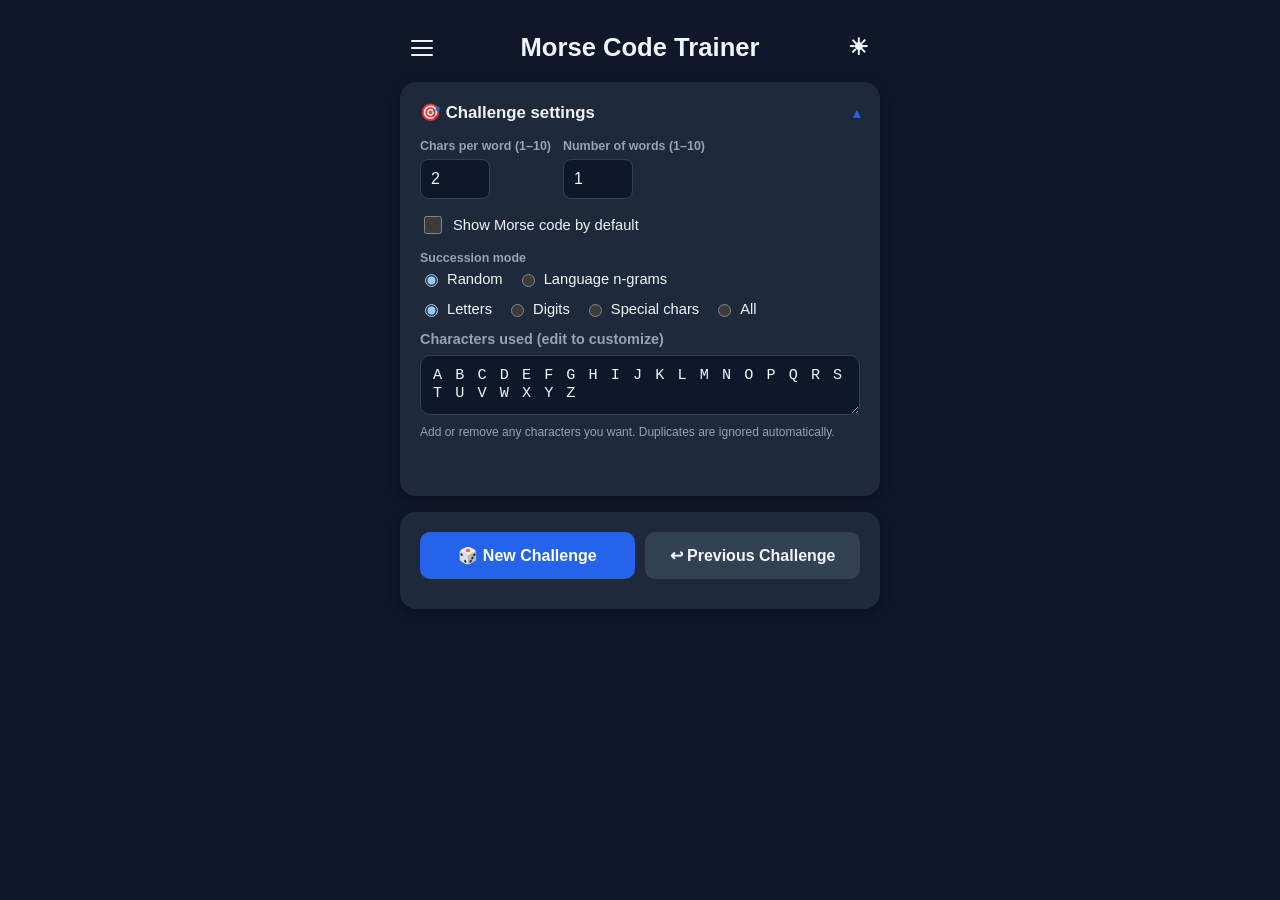
<file: public/index.html>
<!DOCTYPE html>
<html lang="en">
<head>
<meta charset="UTF-8">
<meta name="viewport" content="width=device-width, initial-scale=1.0, maximum-scale=1.0">
<title>Morse Code Trainer</title>
<link rel="manifest" href="manifest.json">
<link rel="stylesheet" href="layout.css">
<meta name="theme-color" content="#0f172a">
<link rel="apple-touch-icon" href="icon-192.png">
<meta name="apple-mobile-web-app-capable" content="yes">
<meta name="apple-mobile-web-app-status-bar-style" content="black-translucent">
<style>
  :root {
    --primary: #2563eb;
    --primary-dark: #1d4ed8;
    --success: #16a34a;
    --error: #dc2626;
    --bg: #0f172a;
    --card-bg: #1e293b;
    --text: #f1f5f9;
    --muted: #94a3b8;
  }
  * { box-sizing: border-box; }
  body {
    margin: 0;
    font-family: -apple-system, BlinkMacSystemFont, 'Segoe UI', Roboto, sans-serif;
    background: var(--bg);
    color: var(--text);
    min-height: 100vh;
    display: flex;
    justify-content: center;
    padding: 16px;
  }
  .app {
    width: 100%;
    max-width: 480px;
  }
  h1 {
    text-align: center;
    font-size: 1.6rem;
    margin-bottom: 20px;
  }
  .card {
    background: var(--card-bg);
    border-radius: 16px;
    padding: 20px;
    margin-bottom: 16px;
    box-shadow: 0 4px 12px rgba(0,0,0,0.3);
  }
  label {
    display: block;
    margin-bottom: 8px;
    font-weight: 600;
    font-size: 0.9rem;
    color: var(--muted);
  }
  .row {
    display: flex;
    gap: 12px;
    align-items: flex-end;
    margin-bottom: 14px;
    flex-wrap: wrap;
  }
  input[type="number"] {
    width: 70px;
    padding: 10px;
    border-radius: 8px;
    border: 1px solid #334155;
    background: #0f172a;
    color: var(--text);
    font-size: 1rem;
  }
  .word-settings-field {
    display: flex;
    flex-direction: column;
  }
  .word-settings-field label {
    font-size: 0.78rem;
    margin-bottom: 6px;
    white-space: nowrap;
  }
  .charset-options {
    display: flex;
    gap: 14px;
    flex-wrap: wrap;
  }
  .charset-options label {
    display: flex;
    align-items: center;
    gap: 6px;
    font-weight: 400;
    color: var(--text);
    margin-bottom: 0;
    font-size: 0.92rem;
  }
  .toggle-row {
    display: flex;
    align-items: center;
    gap: 8px;
    margin-bottom: 14px;
  }
  .toggle-row label {
    font-weight: 400;
    color: var(--text);
    margin-bottom: 0;
    font-size: 0.92rem;
    display: flex;
    align-items: center;
    gap: 8px;
  }
  .toggle-row input[type="checkbox"] {
    width: 18px;
    height: 18px;
    accent-color: var(--primary);
    cursor: pointer;
  }
  .section-title-btn {
    background: transparent;
    border: none;
    color: var(--text);
    font-weight: 700;
    font-size: 1.05rem;
    cursor: pointer;
    padding: 0;
    margin-bottom: 4px;
    display: flex;
    align-items: center;
    justify-content: space-between;
    width: 100%;
  }
  .section-title-btn:hover { background: transparent; opacity: 0.85; }
  .section-arrow {
    color: var(--primary);
    font-size: 0.9rem;
  }
  .section-body {
    margin-top: 16px;
  }
  .charpool-textarea {
    width: 100%;
    min-height: 60px;
    padding: 10px 12px;
    border-radius: 10px;
    border: 1px solid #334155;
    background: #0f172a;
    color: var(--text);
    font-size: 0.95rem;
    font-family: 'Courier New', monospace;
    letter-spacing: 2px;
    resize: vertical;
    margin-bottom: 6px;
  }
  .charpool-note {
    font-size: 0.75rem;
    color: var(--muted);
    margin-bottom: 12px;
  }
  .charpool-warning {
    font-size: 0.78rem;
    color: #fbbf24;
    margin-bottom: 12px;
    min-height: 1em;
  }
  button {
    border: none;
    border-radius: 10px;
    padding: 14px 18px;
    font-size: 1rem;
    font-weight: 600;
    cursor: pointer;
    transition: transform 0.1s, background 0.2s;
    width: 100%;
  }
  button:active { transform: scale(0.97); }
  .btn-primary { background: var(--primary); color: white; }
  .btn-primary:hover { background: var(--primary-dark); }
  .btn-secondary { background: #334155; color: var(--text); }
  .btn-secondary:hover { background: #475569; }
  .btn-success { background: var(--success); color: white; }
  .btn-row {
    display: flex;
    gap: 10px;
    margin-bottom: 10px;
  }
  .morse-label-row {
    display: flex;
    align-items: center;
    justify-content: space-between;
    margin-bottom: 8px;
  }
  .morse-label-row label {
    margin-bottom: 0;
  }
  .eye-btn {
    width: auto;
    background: transparent;
    border: none;
    padding: 6px;
    border-radius: 8px;
    cursor: pointer;
    color: var(--muted);
    display: flex;
    align-items: center;
    justify-content: center;
    transition: color 0.2s, background 0.2s;
  }
  .eye-btn:hover {
    background: #334155;
    color: var(--text);
  }
  .eye-btn svg {
    width: 20px;
    height: 20px;
    display: block;
  }
  .morse-display {
    font-size: 1.6rem;
    letter-spacing: 3px;
    text-align: center;
    min-height: 60px;
    display: flex;
    align-items: center;
    justify-content: center;
    background: #0f172a;
    border-radius: 12px;
    padding: 16px;
    margin-bottom: 8px;
    word-break: break-word;
    font-family: 'Courier New', monospace;
    transition: filter 0.2s;
  }
  .morse-display.morse-hidden {
    filter: blur(10px);
    user-select: none;
  }
  .morse-hint {
    text-align: center;
    color: var(--muted);
    font-size: 0.78rem;
    margin-bottom: 14px;
  }
  .answer-input {
    width: 100%;
    padding: 14px;
    border-radius: 10px;
    border: 1px solid #334155;
    background: #0f172a;
    color: var(--text);
    font-size: 1.2rem;
    text-transform: uppercase;
    text-align: center;
    letter-spacing: 3px;
    margin-bottom: 14px;
  }
  .result {
    text-align: center;
    font-size: 1.4rem;
    letter-spacing: 3px;
    margin-bottom: 10px;
    font-family: 'Courier New', monospace;
  }
  .result-status {
    text-align: center;
    font-size: 1.1rem;
    font-weight: 700;
    margin-bottom: 6px;
  }
  .correct { color: var(--success); }
  .incorrect { color: var(--error); }
  .char-box {
    display: inline-block;
    padding: 4px 8px;
    margin: 2px 1px;
    border-radius: 6px;
  }
  .word-group {
    display: inline-block;
    margin: 0 8px;
  }
  .char-correct { background: rgba(22,163,74,0.2); color: var(--success); }
  .char-incorrect { background: rgba(220,38,38,0.2); color: var(--error); }
  .hint {
    text-align: center;
    color: var(--muted);
    font-size: 0.78rem;
    margin-top: -6px;
    margin-bottom: 12px;
  }
  .hidden { display: none; }
  @media (max-width: 380px) {
    .morse-display { font-size: 1.3rem; letter-spacing: 2px; }
  }
</style>
</head>
<body>
<morse-layout page-title="Morse Code Trainer" current-page="index.html">

  <div class="card">
    <button class="section-title-btn" id="challengeSettingsToggle">
      <span>🎯 Challenge settings</span>
      <span class="section-arrow" id="challengeSettingsArrow">▴</span>
    </button>
    <div class="section-body" id="challengeSettingsBody">
      <div class="row">
        <div class="word-settings-field">
          <label for="numChars">Chars per word (1–10)</label>
          <input type="number" id="numChars" min="1" max="10" value="2">
        </div>
        <div class="word-settings-field">
          <label for="numWords">Number of words (1–10)</label>
          <input type="number" id="numWords" min="1" max="10" value="1">
        </div>
      </div>

      <div class="toggle-row">
        <label><input type="checkbox" id="showMorseDefaultToggle"> Show Morse code by default</label>
      </div>

      <div class="row">
        <div class="word-settings-field" style="flex:1;">
          <label>Succession mode</label>
          <div class="charset-options">
            <label><input type="radio" name="successionMode" value="random" checked> Random</label>
            <label><input type="radio" name="successionMode" value="ngram"> Language n-grams</label>
          </div>
        </div>
      </div>

      <div class="row" id="languageRow" style="display:none;">
        <div class="word-settings-field" style="flex:1;">
          <label>Language</label>
          <div class="charset-options">
            <label><input type="radio" name="ngramLanguage" value="english" checked> English</label>
            <label><input type="radio" name="ngramLanguage" value="french"> French</label>
            <label><input type="radio" name="ngramLanguage" value="german"> German</label>
          </div>
        </div>
      </div>
      <div class="hint hidden" id="ngramHint">Real letter sequences (n-grams) sampled from common vocabulary. Accented letters are simplified to A-Z so they map to Morse code.</div>

      <div id="charsetSection">
        <div class="row">
          <div class="charset-options">
            <label><input type="radio" name="charset" value="letters" checked> Letters</label>
            <label><input type="radio" name="charset" value="digits"> Digits</label>
            <label><input type="radio" name="charset" value="special"> Special chars</label>
            <label><input type="radio" name="charset" value="all"> All</label>
          </div>
        </div>

        <label for="charPoolInput">Characters used (edit to customize)</label>
        <textarea id="charPoolInput" class="charpool-textarea" spellcheck="false"></textarea>
        <div class="charpool-note">Add or remove any characters you want. Duplicates are ignored automatically.</div>
        <div class="charpool-warning" id="charPoolWarning"></div>
      </div>
    </div>
  </div>

  <div class="card">
    <div class="btn-row">
      <button class="btn-primary" id="newChallengeBtn">🎲 New Challenge</button>
      <button class="btn-secondary" id="previousChallengeBtn" disabled>↩ Previous Challenge</button>
    </div>
  </div>

  <div class="card" id="challengeCard" style="display:none;">
    <div class="btn-row">
      <button class="btn-secondary" id="playBtn">🔊 Play Sound</button>
    </div>

    <div class="morse-label-row">
      <label style="margin-bottom:0;">Morse Code</label>
      <button class="eye-btn" id="toggleMorseBtn" aria-label="Show or hide Morse code" title="Show/hide Morse code">
        <svg id="eyeIcon" viewBox="0 0 24 24" fill="none" stroke="currentColor" stroke-width="2" stroke-linecap="round" stroke-linejoin="round"></svg>
      </button>
    </div>
    <div class="morse-display morse-hidden" id="morseDisplay">— · — ·</div>
    <div class="morse-hint hidden" id="morseHint">Tap the eye icon to reveal</div>

    <label for="answerInput">Your answer</label>
    <input type="text" id="answerInput" class="answer-input" maxlength="40" placeholder="Type your answer">

    <div class="btn-row">
      <button class="btn-success" id="checkBtn">✅ Show Result</button>
    </div>

    <div id="resultArea" class="hidden">
      <div class="result-status" id="resultStatus"></div>
      <div class="result" id="resultCompare"></div>
    </div>
  </div>
</morse-layout>

<script src="layout.js"></script>
<script>
const MORSE = {
  'A': '.-', 'B': '-...', 'C': '-.-.', 'D': '-..', 'E': '.', 'F': '..-.',
  'G': '--.', 'H': '....', 'I': '..', 'J': '.---', 'K': '-.-', 'L': '.-..',
  'M': '--', 'N': '-.', 'O': '---', 'P': '.--.', 'Q': '--.-', 'R': '.-.',
  'S': '...', 'T': '-', 'U': '..-', 'V': '...-', 'W': '.--', 'X': '-..-',
  'Y': '-.--', 'Z': '--..',
  '0': '-----', '1': '.----', '2': '..---', '3': '...--', '4': '....-',
  '5': '.....', '6': '-....', '7': '--...', '8': '---..', '9': '----.',
  '.': '.-.-.-', ',': '--..--', '?': '..--..', "'": '.----.',
  '!': '-.-.--', '/': '-..-.', '(': '-.--.', ')': '-.--.-',
  '&': '.-...', ':': '---...', ';': '-.-.-.', '=': '-...-',
  '+': '.-.-.', '-': '-....-', '_': '..--.-', '"': '.-..-.',
  '$': '...-..-', '@': '.--.-.'
};

const LETTERS = 'ABCDEFGHIJKLMNOPQRSTUVWXYZ'.split('');
const DIGITS = '0123456789'.split('');
const SPECIAL = ['.', ',', '?', "'", '!', '/', '(', ')', '&', ':', ';', '=', '+', '-', '_', '"', '$', '@'];

const PRESETS = {
  letters: LETTERS,
  digits: DIGITS,
  special: SPECIAL,
  all: LETTERS.concat(DIGITS, SPECIAL)
};

const NGRAM_WORDLISTS = {
  english: [
    "A","I","AT","TO","IT","OF","IN","ON","AS","BE","BY","OR","GO","DO","WE","HE","SO","UP","NO","AN","AM","IF","US","MY","ME","OK","ID","OH","HI","YO","PA","MA","OX","EX",
    "THE","AND","FOR","ARE","BUT","NOT","YOU","ALL","CAN","HER","WAS","ONE","OUR","OUT","DAY","GET","HAS","HIM","HIS","HOW","MAN","NEW","NOW","OLD","SEE","TWO","WAY","WHO","BOY","DID","ITS","LET","PUT","SAY","SHE","TOO","USE","ARM","BAG","BED","BOX","CAR","CAT","COW","CUP","CUT","DOG","EAR","EAT","EGG","END","EYE","FAR","FEW","FLY","FUN","GUN","GUY","HOT","ICE","JOB","JOY","KEY","KID","LAW","LEG","LIE","LOT","LOW","MAP","MIX","MOM","NET","OIL","OWN","PAY","PEN","PET","PIE","PIG","POT","RUN","SAD","SAT","SET","SIT","SIX","SKY","SUN","TAX","TEA","TEN","TIP","TOP","TOY","WAR","WIN","YES","ZOO",
    "THAT","WITH","THIS","WILL","YOUR","FROM","THEY","KNOW","WANT","BEEN","GOOD","MUCH","SOME","TIME","VERY","WHEN","COME","HERE","JUST","LIKE","LONG","MAKE","MANY","OVER","SUCH","TAKE","THAN","THEM","WELL","WERE","WHAT","WORD","WORK","YEAR","BACK","CALL","CAME","EACH","FIND","GIVE","HAND","HIGH","KEEP","KIND","LAST","LEFT","LIFE","LIVE","LOOK","MADE","MOST","MOVE","MUST","NAME","NEED","NEXT","OPEN","PART","PLAY","SAID","SAME","SEEM","SHOW","SIDE","TELL","TURN","USED","WEEK","ABLE","BODY","BOOK","BOTH","CITY","COLD","DARK","DEAL","DOOR","DOWN","EASY","FACE","FACT","FALL","FEEL","FILM","FIRE","FISH","FIVE","FOOD","FOOT","FORM","FOUR","FREE","FULL","GAME","GIRL","GROW","HALF","HARD","HEAD","HEAR","HEAT","HELP","HOLD","HOME","HOPE","HOUR","IDEA","KILL","LAND","LATE","LEAD","LESS","LINE","LIST","LOVE","MEAN","MEET","MIND","MISS","NEAR","NICE","NINE","NONE","NOTE","PAIN","PLAN","READ","REAL","REST","RICH","RISE","ROAD","ROCK","ROLE","ROOM","RULE","SAFE","SEAT","SEND","SHIP","SHOP","SHUT","SING","SIZE","SLOW","SORT","SPOT","STAR","STOP","SURE","TALK","TEAM","TEST","TEXT","TREE","TRIP","TRUE","UNIT","VOTE","WAIT","WALK","WALL","WARM","WASH","WIDE","WIFE","WILD","WIND","WISH","WOOD",
    "ABOUT","AFTER","AGAIN","BEING","COULD","EVERY","FIRST","FOUND","GREAT","GROUP","HOUSE","LARGE","LEARN","NEVER","OTHER","PLACE","RIGHT","SMALL","SOUND","STILL","THEIR","THERE","THESE","THING","THINK","THREE","UNDER","WATER","WHERE","WHICH","WHILE","WORLD","WOULD","WRITE","YOUNG","ABOVE","ADULT","ALONE","ALONG","ALIVE","AMONG","ANGER","APPLE","APPLY","BASIC","BEACH","BEGIN","BLACK","BLIND","BLOCK","BLOOD","BOARD","BRAIN","BREAD","BREAK","BRING","BROAD","BROWN","BUILD","CARRY","CATCH","CAUSE","CHAIR","CHART","CHASE","CHILD","CLAIM","CLASS","CLEAN","CLEAR","CLOCK","CLOSE","CLOUD","COAST","COUNT","COURT","COVER","CRAZY","CREAM","CRIME","CROSS","CROWD","CROWN","DAILY","DANCE","DEATH","DOUBT","DRAFT","DRAMA","DREAM","DRESS","DRINK","DRIVE","EARLY","EARTH","EIGHT","EMPTY","ENEMY","ENJOY","ENTER","ENTRY","EQUAL","ERROR","EVENT","EXACT","EXIST","EXTRA","FAITH","FALSE","FIELD","FIGHT","FINAL","FLOOR","FOCUS","FORCE","FRAME","FRESH","FRONT","FRUIT","FUNNY","GLASS","GRAND","GRASS","GREEN","GUARD","GUESS","GUEST","GUIDE","HAPPY","HEART","HEAVY","HORSE","HOTEL","HUMAN","IMAGE","ISSUE","JUDGE","KNIFE","LAUGH","LEVEL","LIGHT","LIMIT","LOCAL","LOOSE","LUCKY","LUNCH","MAGIC","MAJOR","MATCH","METAL","MODEL","MONEY","MONTH","MOTOR","MOUSE","MOUTH","MOVIE","NERVE","NIGHT","NOISE","NORTH","NOVEL","NURSE","OCEAN","OFFER","ORDER","PAINT","PAPER","PARTY","PEACE","PHONE","PHOTO","PIANO","PIECE","PILOT","PLANE","PLANT","PLATE","POINT","POWER","PRESS","PRICE","PRIDE","PRIZE","PROUD","QUEEN","QUICK","QUIET","QUITE","RADIO","RAISE","RANGE","REACH","READY","RIVER","ROUND","ROUTE","ROYAL","SCALE","SCENE","SCORE","SENSE","SERVE","SEVEN","SHAPE","SHARE","SHARP","SHEET","SHELF","SHELL","SHIFT","SHINE","SHIRT","SHOCK","SHOOT","SHORT","SIGHT","SINCE","SKILL","SLEEP","SLIDE","SMART","SMILE","SMOKE","SOLID","SOLVE","SORRY","SPACE","SPARE","SPEAK","SPEED","SPEND","SPORT","STAGE","STAND","START","STATE","STEAM","STEEL","STICK","STOCK","STONE","STORE","STORM","STORY","STUDY","STYLE","SUGAR","SUPER","SWEET","TABLE","TEACH","THANK","THEME","THICK","THROW","TIGHT","TITLE","TODAY","TOTAL","TOUCH","TOUGH","TOWER","TRACK","TRADE","TRAIN","TREAT","TREND","TRIAL","TRICK","TRUCK","TRUST","TRUTH","TWICE","UNION","UNTIL","UPPER","URBAN","USUAL","VALUE","VIDEO","VISIT","VOICE","WATCH","WHEEL","WHITE","WHOLE","WOMAN","WORRY","WORSE","WORTH","WRONG","YOUTH",
    "ALWAYS","AROUND","BECAME","BECOME","BEFORE","BETTER","CHANGE","DURING","ENOUGH","FAMILY","FOLLOW","FRIEND","LITTLE","LOOKED","MOMENT","NUMBER","PEOPLE","PERSON","PUBLIC","REALLY","SCHOOL","SECOND","SHOULD","SYSTEM","THOUGH","TOWARD","ANIMAL","ANSWER","BEHIND","BOTTOM","BROKEN","BUDGET","CAMERA","CANCER","CARBON","CASTLE","CHOICE","CHURCH","CIRCLE","COFFEE","COLUMN","COMBAT","COMMON","COOKIE","COTTON","COUPLE","COURSE","COUSIN","CREDIT","CUSTOM","DAMAGE","DANGER","DECIDE","DEGREE","DESERT","DESIGN","DESIRE","DETAIL","DEVICE","DIFFER","DINNER","DOCTOR","DOLLAR","DOMAIN","DRAGON","EFFECT","EFFORT","EITHER","ELEVEN","EMPIRE","ENGINE","EQUITY","ESCAPE","ETHNIC","EXPAND","EXPECT","EXPERT","EXPORT","FACTOR","FAILED","FAMOUS","FASTEN","FATHER","FELLOW","FEMALE","FIGURE","FILTER","FINGER","FLAVOR","FOREST","FORGET","FORMAL","FORMAT","FORMER","FOSSIL","FUTURE","GARDEN","GATHER","GENDER","GLOBAL","GOLDEN","GROUND","GROWTH","HANDLE","HAPPEN","HEALTH","HEIGHT","HIDDEN","IMPACT","INCOME","INDEED","INJURY","INSECT","INSIDE","INTENT","INVITE","ISLAND","ITSELF","JUNIOR","KICKED","KNIGHT","LAWYER","LEADER","LEAGUE","LEGACY","LESSON","LETTER","LIQUID","LISTEN","LITTLE","LIVING","LOOKUP","MANNER","MARBLE","MARGIN","MARINE","MASTER","MATTER","MEDIUM","MEMBER","MEMORY","METHOD","MIDDLE","MINUTE","MIRROR","MODERN","MODEST","MODULE","MOMENT","MOTHER","MOTION","MOVING","MUSCLE","MUSEUM","MUTUAL","NATION","NATIVE","NATURE","NEARBY","NORMAL","NOTICE","NUMBER","OBJECT","OBTAIN","OFFICE","OPTION","ORANGE","ORIGIN","OUTPUT","OXYGEN","PARENT","PARTLY","PASSED","PATENT","PATROL","PATTER","PEOPLE","PEPPER","PERIOD","PERMIT","PHRASE","PICNIC","PLANET","PLENTY","POCKET","POLICY","POLISH","PORTAL","POSTER","PRIEST","PRINCE","PRISON","PROFIT","PROPER","PROTON","PUBLIC","PUZZLE","RABBIT","RANDOM","RARELY","RATHER","REALLY","REASON","RECALL","RECENT","RECORD","REDUCE","REFORM","REGARD","REGION","RELATE","REMAIN","REMOTE","REMOVE","RENDER","REPAIR","REPEAT","REPORT","RESCUE","RESULT","RETAIL","RETURN","REVEAL","REWARD","RHYTHM","ROBUST","ROTATE","ROUGHT","ROYALS","SAMPLE","SATURN","SAVING","SEARCH","SEASON","SECOND","SECTOR","SECURE","SELDOM","SELECT","SENIOR","SEQUEL","SERIES","SERVER","SETTLE","SEVERE","SHADOW","SHAPED","SHOWER","SILVER","SIMPLE","SIMPLY","SISTER","SOCCER","SOCIAL","SODIUM","SOLELY","SPEECH","SPHERE","SPIRIT","SPOKEN","SPREAD","SPRING","SQUARE","STABLE","STATIC","STATUS","STEADY","STOLEN","STRAIN","STREAM","STREET","STRESS","STRICT","STRIKE","STRING","STRIVE","STRONG","STUDIO","SUBMIT","SUDDEN","SUFFER","SUMMER","SUMMIT","SUNSET","SUPPLY","SURELY","SURVEY","SWITCH","SYMBOL","SYSTEM","TACKLE","TALENT","TARGET","TEMPLE","TENANT","TENNIS","THEORY","THRIVE","TICKET","TIMBER","TISSUE","TOWARD","TRAVEL","TREATY","TRIBAL","TRUSTY","TUNNEL","TWELVE","TWENTY","UNIQUE","UNLESS","UNLOCK","UNTIL0","UPDATE","UPLOAD","URGENT","USEFUL","VALLEY","VENDOR","VERBAL","VESSEL","VICTIM","VIOLIN","VIRTUE","VISION","VISUAL","VOLUME","VOYAGE","WALLET","WEALTH","WEAPON","WEEKLY","WICKED","WIDGET","WINDOW","WINTER","WISDOM","WITHIN","WONDER","WORKER","WRITER","YELLOW",
    "AGAINST","ANOTHER","BECAUSE","BETWEEN","COUNTRY","EXAMPLE","GENERAL","HIMSELF","HISTORY","INCLUDE","MORNING","NOTHING","PICTURE","PROBLEM","PROGRAM","QUICKLY","SEVERAL","SOMEONE","THOUGHT","THROUGH","TOGETHER","ABANDON","ABILITY","ABSENCE","ACADEMY","ACCOUNT","ACCUSED","ACHIEVE","ACQUIRE","ACTIVE","ADDRESS","ADVANCE","ADVISOR","AGREE","AIRLINE","AIRPORT","ALCOHOL","ALLIANCE","ALREADY","ANALYST","ANCIENT","ANNOUNCE","APPEAL","APPOINT","ARRANGE","ARTICLE","ATTEMPT","ATTRACT","AVERAGE","BALANCE","BANKING","BARRIER","BASEBALL","BATTERY","BENEFIT","BESIDES","BICYCLE","BIOLOGY","BLANKET","BOUNDARY","BREAKUP","BRIEFLY","BROTHER","BUILDER","BURNING","CABINET","CALIBER","CAMPING","CAPABLE","CAPITAL","CAPTURE","CAREFUL","CATALOG","CEILING","CENTRAL","CERTAIN","CHANNEL","CHAPTER","CHARITY","CHICKEN","CIRCUIT","CITIZEN","CLASSIC","CLEANER","CLIMATE","CLOSING","CLOTHES","COLLECT","COLONY","COMFORT","COMMAND","COMMENT","COMPANY","COMPARE","COMPETE","COMPLEX","CONCEPT","CONCERN","CONCERT","CONDUCT","CONFIRM","CONNECT","CONSIST","CONSULT","CONTACT","CONTAIN","CONTENT","CONTEST","CONTEXT","CONTROL","CONVERT","COOKING","COUNSEL","COUNTER","COVERAGE","CREATOR","CREATURE","CRIMSON","CRITICS","CULTURE","CURTAIN","CUSTODY","DEALING","DECLARE","DECLINE","DEFAULT","DEFENSE","DEGREES","DELIVER","DENSITY","DEPOSIT","DESKTOP","DESPITE","DESTINY","DETECT","DEVELOP","DIAGRAM","DIALECT","DIAMOND","DIGITAL","DILEMMA","DIMOND","DIRECTOR","DISABLE","DISCUSS","DISEASE","DISPLAY","DISPUTE","DISTANT","DISTINCT","DISTRICT","DIVERSE","DOCTRINE","DOMESTIC","DOWNLOAD","DRAWING","DRIVING","DYNASTY","EASTERN","ECONOMY","EDITION","ELDERLY","ELEMENT","EMBASSY","EMOTION","ENGAGED","ENHANCE","ENOUGH","ENTIRE","ENVELOPE","EPISODE","EQUALLY","ESSENCE","ESTATE","ETERNAL","EVENING","EVIDENT","EXACTLY","EXAMINE","EXECUTE","EXHIBIT","EXPENSE","EXPLAIN","EXPLORE","EXPOSED","EXTREME","FACTORY","FAILURE","FANTASY","FEATURE","FEEDING","FICTION","FINANCE","FINDING","FITNESS","FLEXIBLE","FLOATING","FOREIGN","FORWARD","FOUNDER","FRACTION","FREEDOM","FROZEN","FURNACE","GALLERY","GARBAGE","GENERAL","GENETIC","GENUINE","GESTURE","GLIMPSE","GRAVITY","GROCERY","HANDFUL","HARDWARE","HEADACHE","HEADING","HERSELF","HIGHWAY","HOLIDAY","HORIZON","HOSTAGE","HOUSING","HOWEVER","HUNDRED","HUNTING","HYBRID","ILLEGAL","ILLNESS","IMAGINE","IMPROVE","INCLUDE","INITIAL","INQUIRY","INSIGHT","INSTANT","INSTEAD","INTENSE","INTERIOR","INVOLVE","JOURNAL","JOURNEY","JUSTICE","KEYBOARD","KINGDOM","LANDING","LAUNDRY","LEARNED","LEATHER","LECTURE","LEGENDS","LEISURE","LIBERAL","LIBRARY","LICENSE","LIFETIME","LIGHTLY","LOCATED","MACHINE","MAGICAL","MAILBOX","MAINTAIN","MAJORITY","MANAGER","MANDATE","MANKIND","MASSIVE","MATERIAL","MAXIMUM","MEASURE","MEDICAL","MEETING","MENTION","MESSAGE","MILEAGE","MILITARY","MINERAL","MINIMUM","MISSING","MIXTURE","MOMENTS","MONITOR","MONSTER","MORNING","MOUNTAIN","MOVEMENT","MULTIPLE","MUSICAL","MYSTERY","NATURAL","NEGLECT","NETWORK","NEUTRAL","NOTABLE","NOWHERE","NUCLEAR","NURSERY","OBVIOUS","OFFICER","OPENING","OPINION","OPPOSED","ORDINARY","ORGANIC","OUTCOME","OUTLINE","OVERALL","PACKAGE","PAINFUL","PARKING","PARTNER","PASSAGE","PASSING","PASSION","PATTERN","PENALTY","PENSION","PERFECT","PICTURE","PIONEER","PLASTIC","PLATFORM","POLLING","PORTION","POVERTY","PRECISE","PREMISE","PREPARE","PRESENT","PRESSURE","PREVENT","PRIMARY","PRINTER","PRIVACY","PRIVATE","PROCEED","PROCESS","PRODUCE","PROJECT","PROMISE","PROMOTE","PROTECT","PROTEST","PROVIDE","PUBLISH","PURPOSE","PURSUIT","QUALIFY","QUALITY","QUARTER","RAILWAY","READING","REALITY","RECEIVE","RECOVER","REFLECT","REGULAR","RELEASE","REPLACE","REQUEST","REQUIRE","RESERVE","RESOLVE","RESPECT","RESPOND","REVENUE","REVERSE","ROMANCE","ROUTINE","SANDWICH","SCENERY","SCHEDULE","SCRATCH","SECTION","SEGMENT","SENSING","SERVANT","SETTING","SEVERAL","SHELTER","SHOULDER","SHRIMP","SIMPLIFY","SITUATE","SKILFUL","SLIGHTLY","SOCIETY","SOLDIER","SOMEHOW","SOMEONE","SOMEWHAT","SPECIAL","SPECIES","SPECTRUM","SPEAKER","STANDARD","STARTUP","STATION","STORAGE","STRANGE","STRATEGY","STRETCH","STRUCTURE","STUDENT","SUBJECT","SUCCESS","SUGGEST","SUITCASE","SUNRISE","SUNSHINE","SUPPORT","SUPREME","SURFACE","SURGEON","SURVIVE","SUSPECT","SUSTAIN","SYMPATHY","TALENTED","TEACHER","TEENAGE","TELEVISION","TENSION","TERRACE","TERRAIN","TERRIBLE","TEXTURE","THEATER","THERAPY","THEREBY","THOUSAND","THUMBNAIL","TOGETHER","TOMORROW","TOWARDS","TRADING","TRAFFIC","TRAINER","TRANSIT","TREASURE","TRIANGLE","TRIBUTE","TROUBLE","TRUSTED","TUITION","TUNNEL","TYPICAL","UMBRELLA","UNDERGO","UNIFORM","UNKNOWN","UPGRADE","UPWARDS","URGENCY","VACCINE","VACUUM","VARIETY","VEHICLE","VENTURE","VERSION","VETERAN","VICTORY","VILLAGE","VIOLATE","VIRTUAL","VISIBLE","VITAMIN","VOLTAGE","VOLUME","WARNING","WEATHER","WEBSITE","WEDDING","WELCOME","WHENEVER","WHEREAS","WHISPER","WILDLIFE","WITNESS","WORKING","WORKOUT","WRAPPER"
  ],
  french: [
    "LE","LA","LES","DE","DES","UN","UNE","ET","EST","QUE","QUI","PAR","SUR","PAS","SON","SES","LUI","ELLE","TOUT","TOUS","MOI","TOI","NOUS","VOUS","ICI","LA","OU","NI","SI","VU","EU","OUI","NON",
    "AVEC","DANS","POUR","PLUS","BIEN","SANS","SOUS","VERS","CHEZ","MAIS","DONC","AUSSI","AVANT","APRES","CONTRE","JAMAIS","TOUJOURS","MAINTENANT","BEAUCOUP","QUELQUE","CHAQUE","AUTRE","MEME","TRES","ASSEZ","TROP","PEU","RIEN","AUCUN","CELUI","CELLE","CEUX","QUAND","COMME","DEPUIS","PENDANT","JUSQUE","ENTRE","PARMI",
    "AINSI","ALORS","ENCORE","SOUVENT","PARFOIS","PERSONNE","HOMME","FEMME","ENFANT","FAMILLE","MAISON","VILLE","PAYS","MONDE","TEMPS","JOUR","ANNEE","HEURE","MINUTE","MOMENT","VIE","MORT","AMOUR","AMI","TRAVAIL","ECOLE","LIVRE","MOT","LANGUE","HISTOIRE","MUSIQUE","ART","SCIENCE","NATURE","ANIMAL","PLANTE","ARBRE","FLEUR","SOLEIL","LUNE","ETOILE","CIEL","MER","MONTAGNE","RIVIERE","FORET","ROUTE","VOITURE","TRAIN","AVION","BATEAU","VELO","ORDINATEUR","TELEPHONE","INTERNET","INFORMATION","COMMUNICATION",
    "DEVELOPPEMENT","UNIVERSITE","GOUVERNEMENT","SOCIETE","ECONOMIE","POLITIQUE","CULTURE","EDUCATION","SANTE","ENVIRONNEMENT","ADMINISTRATION","AGRICULTURE","ARCHITECTURE","BIBLIOTHEQUE","CIRCULATION","CIVILISATION","COMPETITION","CONSTRUCTION","CONVERSATION","CORRESPONDANCE","DEMOCRATIE","DEMONSTRATION","DESTINATION","DISTRIBUTION","EXPERIENCE","EXPLICATION","GENERATION","IMAGINATION","INDEPENDANCE","INDUSTRIE","INSTALLATION","INSTITUTION","INTELLIGENCE","INTERPRETATION","INVESTISSEMENT","LEGISLATION","LITTERATURE",
    "ABSOLU","ACCORD","ACTEUR","ADRESSE","AFFAIRE","AGENCE","AIGUILLE","AIMABLE","AJOUTER","ALLUMER","AMBIANCE","AMENDER","AMOUREUX","ANALYSE","ANCIEN","ANGLAIS","ANNONCE","APPAREIL","APPETIT","APPORTER","APPROCHE","ARGENT","ARMOIRE","ARRIVEE","ARTICLE","ASPECT","ASSIETTE","ATELIER","ATTENDRE","ATTITUDE","AUGMENTER","AUJOURD","AUTOMNE","AVENTURE","AVENUE","BALCON","BANDE","BANQUE","BATIMENT","BATON","BEAUCOUP","BESOIN","BILLET","BLESSER","BOISSON","BOUCHE","BOUGIE","BOUTIQUE","BUREAU","CADEAU","CALENDRIER","CAMPAGNE","CANARD","CAPABLE","CAPITAINE","CARRIERE","CARTON","CATEGORIE","CENTAINE","CENTRE","CERTAIN","CHAMBRE","CHAMPION","CHANCE","CHANGER","CHANSON","CHAPEAU","CHARGE","CHATEAU","CHAUFFAGE","CHEMISE","CHEVAL","CHIFFRE","CHIMIE","CHOISIR","CHOSE","CIRCONSTANCE","CITOYEN","CLASSE","CLIENT","COLLEGUE","COLONNE","COMBIEN","COMMANDE","COMMENCER","COMMERCE","COMPAGNIE","COMPLET","COMPRENDRE","COMPTER","CONCERT","CONDITION","CONFIANCE","CONFORT","CONGRES","CONNAITRE","CONSCIENCE","CONSEIL","CONSTATER","CONTINUER","CONTRAIRE","CONTRAT","CONVENIR","COURAGE","COURRIER","COUSIN","COUTEAU","COUTUME","COUVERTURE","CRAINDRE","CRAYON","CREATION","CROIRE","CUISINE","CULTIVER","CURIEUX","DANGER","DECIDER","DECOUVRIR","DEFENSE","DEGATS","DEJEUNER","DELICAT","DEMANDE","DENTISTE","DEPARTEMENT","DERANGER","DERNIER","DESIRER","DESSIN","DETRUIRE","DEVENIR","DEVOIR","DIFFICILE","DIFFUSER","DIMANCHE","DIRECTION","DIRIGER","DISCOURS","DISCUTER","DISPARAITRE","DISPOSER","DISTANCE","DISTINGUER","DIVERTIR","DOMAINE","DOMMAGE","DOULEUR","DUREE","ECHANGE","ECLAIRER","ECONOMISER","ECOUTER","EFFACER","EFFICACE","EFFORT","EGALITE","ELECTRICITE","ELEMENT","ELEVER","EMBRASSER","EMISSION","EMOTION","EMPLOI","EMPORTER","ENCORE","ENERGIE","ENFANCE","ENGAGER","ENNEMI","ENSEIGNER","ENSEMBLE","ENTENDRE","ENTREPRISE","ENVIRON","ENVOYER","EPOQUE","EQUIPE","ESCALIER","ESPACE","ESPERER","ESPRIT","ESSAYER","ETABLIR","ETONNER","ETRANGER","ETUDIANT","EVENEMENT","EVIDENT","EXAMEN","EXCELLENT","EXCUSER","EXERCICE","EXISTER","EXPLIQUER","EXPRIMER","EXTERIEUR","FABRIQUER","FACILE","FACON","FATIGUE","FAUTEUIL","FAVORI","FELICITER","FERMER","FETE","FIGURE","FINALEMENT","FONCTION","FONDER","FORMATION","FORTUNE","FOURCHETTE","FRAGILE","FRANCAIS","FREQUENT","FRONTIERE","FUMER","GAGNER","GARANTIR","GARCON","GENERAL","GENTIL","GESTE","GLACE","GOUTER","GRENIER","GUERISON","GUERRE","HABITER","HABITUDE","HASARD","HAUTEUR","HERBE","HISTOIRE","HIVER","HONNEUR","HONTE","HOPITAL","HORLOGE","HUMEUR","IDENTIFIER","IGNORER","ILLUSTRER","IMAGE","IMMEUBLE","IMPORTANT","IMPOSSIBLE","IMPRESSION","INCONNU","INDIQUER","INFLUENCE","INSISTER","INSTANT","INTEGRER","INTENTION","INTERESSER","INTERIEUR","INTRODUIRE","INVITER","JARDIN","JEUNESSE","JOUEUR","JOURNAL","JOYEUX","JUGEMENT","JUSTICE","LARGEUR","LECTURE","LEGUME","LENTEMENT","LIBERTE","LIMITE","LOISIR","LONGTEMPS","LORSQUE","LUMIERE","MAGASIN","MAINTENIR","MALADIE","MALHEUR","MANIERE","MANQUER","MARCHE","MARIAGE","MATIERE","MECANIQUE","MEDECIN","MEILLEUR","MELANGE","MEMBRE","MENACER","MENAGE","MENTIONNER","MERVEILLE","METTRE","MEUBLE","MILIEU","MINISTRE","MODIFIER","MOITIE","MONNAIE","MONTRER","MORCEAU","MOTIF","MOUVEMENT","MULTIPLE","MYSTERE","NAISSANCE","NATIONAL","NAVIRE","NECESSAIRE","NEIGE","NIVEAU","NOMBREUX","NOTION","NOURRITURE","NOUVELLE","OBJECTIF","OBLIGER","OBSERVER","OBTENIR","OCCASION","OCCUPER","OFFRIR","OMBRE","OPINION","OPPOSER","ORDINAIRE","ORDONNER","ORGANISER","ORIGINE","OUVRIR","PAIEMENT","PAISIBLE","PANTALON","PAQUET","PARAITRE","PARDON","PAREIL","PARFAIT","PARLER","PARTAGER","PARTICULIER","PARTIR","PASSER","PATIENCE","PAUVRE","PAYSAGE","PEINTURE","PENDULE","PENSER","PERDRE","PERMETTRE","PERSONNAGE","PETIT","PEUPLE","PHRASE","PIECE","PLAISIR","PLANTER","PLUSIEURS","POCHE","POESIE","POINTURE","POISSON","POLITESSE","POPULATION","PORTER","POSER","POSSEDER","POSSIBLE","POUVOIR","PRATIQUE","PRECIEUX","PREFERER","PREMIER","PRENDRE","PREPARER","PRESENTER","PRESQUE","PRESSER","PRETENDRE","PREUVE","PRINCIPE","PRISON","PRIVE","PROBABLE","PROBLEME","PROCEDER","PROCHAIN","PRODUIRE","PROFESSEUR","PROFOND","PROGRAMME","PROJET","PROMESSE","PROPOSER","PROPRE","PROTEGER","PROUVER","PUBLIC","PUISSANCE","QUALITE","QUANTITE","QUARTIER","QUESTION","QUOTIDIEN","RACONTER","RAISON","RAPIDE","RAPPELER","RAPPORT","RASSURER","RECEVOIR","RECHERCHE","RECOMMENCER","RECONNAITRE","REGARDER","REGION","REGLER","REGRETTER","RELATION","REMARQUER","REMERCIER","REMPLACER","REMPLIR","RENCONTRER","RENDRE","RENSEIGNER","REPAS","REPONDRE","REPOS","REPRENDRE","RESPECTER","RESPONSABLE","RESSEMBLER","RESTAURANT","RESULTAT","RETARD","RETOUR","RETROUVER","REUNION","REUSSIR","REVENIR","REVER","RICHESSE","RIVIERE","ROMAN","ROUTE","SAISON","SALAIRE","SATISFAIRE","SAUVER","SCIENTIFIQUE","SECOURS","SEMAINE","SENTIMENT","SEPARER","SERIEUX","SERVICE","SEULEMENT","SIGNIFIER","SILENCE","SIMPLE","SITUATION","SOCIETE","SOLEIL","SOLUTION","SOMMEIL","SORTIR","SOUFFRIR","SOUHAITER","SOUVENIR","SPECTACLE","STATION","SUCCES","SUFFIRE","SUIVANT","SUPPORTER","SUPPOSER","SURPRENDRE","SURTOUT","SYMPATHIQUE","SYSTEME","TABLEAU","TANDIS","TELEVISION","TEMOIN","TENDANCE","TENTER","TERMINER","TERRAIN","TERRIBLE","TERRITOIRE","THEATRE","TOUCHER","TOURNER","TRADITION","TRANQUILLE","TRANSPORT","TRAVERSER","TRISTESSE","TROUVER","UNIQUE","USAGE","UTILISER","VACANCES","VALEUR","VEHICULE","VENDRE","VERITABLE","VERITE","VETEMENT","VIEILLIR","VILLAGE","VISAGE","VISITER","VITESSE","VOISIN","VOITURE","VOLONTE","VOYAGE","VOYELLE"
  ],
  german: [
    "ICH","DU","ER","SIE","ES","WIR","IHR","MAN","WER","WAS","WO","WIE","JA","NEIN","UND","ODER","ABER","DENN","WEIL","WENN",
    "DASS","NICHT","AUCH","NUR","SEHR","GUT","SCHLECHT","GROSS","KLEIN","ALT","NEU","SCHNELL","LANGSAM","HEISS","KALT",
    "HOCH","TIEF","LANG","KURZ","VIEL","WENIG","HAUS","STADT","LAND","BERG","FLUSS","MEER","BAUM","BLUME","GARTEN",
    "STRASSE","BRUECKE","SCHLOSS","KIRCHE","MUSEUM","BIBLIOTHEK","KRANKENHAUS","APOTHEKE","RESTAURANT","GESCHAEFT",
    "MARKT","BAHNHOF","FLUGHAFEN","AUTOBAHN","FAHRRAD","MOTORRAD","FLUGZEUG","SCHIFF","ZUG","BUS","TAXI","STRASSENBAHN",
    "FREUND","ARBEIT","SCHULE","SPRACHE","NATUR","FAMILIE","FREIHEIT","GESELLSCHAFT","ENTSCHEIDUNG","WISSENSCHAFT",
    "REGIERUNG","UNTERNEHMEN","VERANTWORTUNG","ENTWICKLUNG","BEDEUTUNG","GESCHWINDIGKEIT","AUFMERKSAMKEIT",
    "ZUSAMMENARBEIT","VERANSTALTUNG","GESUNDHEIT","SICHERHEIT","FREIZEIT","FEIERTAG","GEBURTSTAG","SOMMER","WINTER",
    "HERBST","FRUEHLING","REGEN","SCHNEE","WOLKE","HIMMEL","ERDE","WASSER","FEUER","LUFT","COMPUTER","TECHNIK","GESCHICHTE",
    "MAEDCHEN","JUNGE","MUTTER","VATER","BRUDER","SCHWESTER","GROSSMUTTER","GROSSVATER","ONKEL","TANTE","KIND","BABY",
    "SCHOEN","HAESSLICH","GRUEN","BLAU","ROT","GELB","WEISS","SCHWARZ","BRAUN","GRAU","ORANGE","ROSA",
    "GLUECK","LIEBE","HOFFNUNG","ANGST","FREUDE","TRAUER","AERGER","UEBERRASCHUNG","MUT","GEDULD","VERTRAUEN","RESPEKT",
    "FENSTER","TUER","TISCH","STUHL","BETT","SCHRANK","LAMPE","SPIEGEL","TEPPICH","VORHANG","KUECHE","BADEZIMMER",
    "FRUEHSTUECK","MITTAGESSEN","ABENDESSEN","BROT","BUTTER","KAESE","MILCH","EIER","GEMUESE","OBST","FLEISCH","FISCH",
    "KARTOFFEL","ZWIEBEL","MOEHRE","APFEL","BIRNE","BANANE","ORANGE","TRAUBE","ERDBEERE","KIRSCHE","ZITRONE",
    "MUSIK","KUNST","LITERATUR","PHILOSOPHIE","MATHEMATIK","PHYSIK","CHEMIE","BIOLOGIE","GEOGRAFIE","GESCHICHTE",
    "UNIVERSITAET","BIBLIOTHEK","VORLESUNG","PRUEFUNG","ZEUGNIS","AUSBILDUNG","BERUF","KARRIERE","GEHALT","URLAUB",
    "FLUGZEUG","EISENBAHN","STRASSENVERKEHR","VERKEHRSAMPEL","PARKPLATZ","TANKSTELLE","WERKSTATT","FAHRSCHULE",
    "KRANKHEIT","GESUNDHEIT","ARZT","KRANKENSCHWESTER","MEDIKAMENT","BEHANDLUNG","OPERATION","IMPFUNG","THERAPIE",
    "REGIERUNG","PARLAMENT","WAHL","GESETZ","GERICHT","POLIZEI","FEUERWEHR","ARMEE","BOTSCHAFT","MINISTERIUM",
    "WIRTSCHAFT","INDUSTRIE","LANDWIRTSCHAFT","HANDWERK","HANDEL","BANK","VERSICHERUNG","STEUER","BUDGET","INVESTITION",
    "SCHWIMMEN","LAUFEN","SPRINGEN","TANZEN","SINGEN","SPIELEN","LESEN","SCHREIBEN","ZEICHNEN","MALEN","KOCHEN","BACKEN",
    "SONNE","MOND","STERN","PLANET","GALAXIE","UNIVERSUM","WELTALL","RAKETE","SATELLIT","ASTRONAUT",
    "BERGSTEIGEN","WANDERN","CAMPING","ANGELN","JAGEN","GAERTNERN","FOTOGRAFIEREN","REISEN","ENTDECKEN","ERFORSCHEN"
  ]
};

const EYE_OPEN_PATH = '<path d="M1 12s4-8 11-8 11 8 11 8-4 8-11 8-11-8-11-8z"></path><circle cx="12" cy="12" r="3"></circle>';
const EYE_OFF_PATH = '<path d="M17.94 17.94A10.94 10.94 0 0 1 12 20c-7 0-11-8-11-8a21.8 21.8 0 0 1 5.06-6.06"></path><path d="M9.9 4.24A10.94 10.94 0 0 1 12 4c7 0 11 8 11 8a21.8 21.8 0 0 1-2.16 3.19"></path><path d="M14.12 14.12a3 3 0 1 1-4.24-4.24"></path><line x1="1" y1="1" x2="23" y2="23"></line>';

let currentAnswer = ''; // words separated by single spaces
const challengeHistory = [];
let currentChallengeIndex = -1;
let audioCtx = null;
let morseHidden = true;

const numCharsInput = document.getElementById('numChars');
const numWordsInput = document.getElementById('numWords');
const newChallengeBtn = document.getElementById('newChallengeBtn');
const previousChallengeBtn = document.getElementById('previousChallengeBtn');
const challengeCard = document.getElementById('challengeCard');
const morseDisplay = document.getElementById('morseDisplay');
const morseHint = document.getElementById('morseHint');
const toggleMorseBtn = document.getElementById('toggleMorseBtn');
const eyeIcon = document.getElementById('eyeIcon');
const showMorseDefaultToggle = document.getElementById('showMorseDefaultToggle');
const playBtn = document.getElementById('playBtn');
const answerInput = document.getElementById('answerInput');
const checkBtn = document.getElementById('checkBtn');
const resultArea = document.getElementById('resultArea');
const resultStatus = document.getElementById('resultStatus');
const resultCompare = document.getElementById('resultCompare');
const charPoolInput = document.getElementById('charPoolInput');
const charPoolWarning = document.getElementById('charPoolWarning');
const charsetSection = document.getElementById('charsetSection');
const languageRow = document.getElementById('languageRow');
const ngramHint = document.getElementById('ngramHint');

const challengeSettingsToggle = document.getElementById('challengeSettingsToggle');
const challengeSettingsBody = document.getElementById('challengeSettingsBody');
const challengeSettingsArrow = document.getElementById('challengeSettingsArrow');

const SOUND_SETTINGS_KEY = 'morse-trainer-sound-settings';
const TRAINER_SETTINGS_KEY = 'morse-trainer-settings';

function selectRadio(name, value) {
  const input = document.querySelector(`input[name="${name}"][value="${value}"]`);
  if (input) input.checked = true;
}

function loadTrainerSettings() {
  let savedSettings = null;
  try {
    savedSettings = JSON.parse(localStorage.getItem(TRAINER_SETTINGS_KEY));
  } catch (error) {
    console.warn('Could not load trainer settings:', error);
  }

  if (savedSettings) {
    if (savedSettings.numChars !== undefined) numCharsInput.value = savedSettings.numChars;
    if (savedSettings.numWords !== undefined) numWordsInput.value = savedSettings.numWords;
    if (typeof savedSettings.showMorseDefault === 'boolean') showMorseDefaultToggle.checked = savedSettings.showMorseDefault;
    selectRadio('successionMode', savedSettings.successionMode);
    selectRadio('ngramLanguage', savedSettings.ngramLanguage);
    selectRadio('charset', savedSettings.charset);
  }

  charPoolInput.value = savedSettings && typeof savedSettings.charPool === 'string'
    ? savedSettings.charPool
    : PRESETS[document.querySelector('input[name="charset"]:checked').value].join(' ');
  validateCharPool();
  updateSuccessionModeUI();
}

function saveTrainerSettings() {
  const savedSettings = {
    numChars: numCharsInput.value,
    numWords: numWordsInput.value,
    showMorseDefault: showMorseDefaultToggle.checked,
    successionMode: document.querySelector('input[name="successionMode"]:checked').value,
    ngramLanguage: document.querySelector('input[name="ngramLanguage"]:checked').value,
    charset: document.querySelector('input[name="charset"]:checked').value,
    charPool: charPoolInput.value
  };
  try {
    localStorage.setItem(TRAINER_SETTINGS_KEY, JSON.stringify(savedSettings));
  } catch (error) {
    console.warn('Could not save trainer settings:', error);
  }
}

function applyPresetToTextarea() {
  const mode = document.querySelector('input[name="charset"]:checked').value;
  charPoolInput.value = PRESETS[mode].join(' ');
  validateCharPool();
}

document.querySelectorAll('input[name="charset"]').forEach(el => {
  el.addEventListener('change', () => {
    applyPresetToTextarea();
    saveTrainerSettings();
  });
});

function parseCharPool(rawValue) {
  const seen = new Set();
  const invalid = new Set();
  const pool = [];
  for (const ch of rawValue) {
    if (/\s/.test(ch)) continue; // ignore whitespace/newlines used as separators
    const upper = ch.toUpperCase();
    if (!MORSE.hasOwnProperty(upper)) {
      invalid.add(ch);
      continue;
    }
    if (!seen.has(upper)) {
      seen.add(upper);
      pool.push(upper);
    }
  }
  return { pool, invalid: Array.from(invalid) };
}

function validateCharPool() {
  const { pool, invalid } = parseCharPool(charPoolInput.value);
  if (invalid.length > 0) {
    charPoolWarning.textContent = 'Ignored (no Morse mapping): ' + invalid.join(' ');
  } else if (pool.length === 0) {
    charPoolWarning.textContent = 'No valid characters yet — add at least one.';
  } else {
    charPoolWarning.textContent = '';
  }
  return pool;
}

charPoolInput.addEventListener('input', () => {
  validateCharPool();
  saveTrainerSettings();
});

function updateSuccessionModeUI() {
  const mode = document.querySelector('input[name="successionMode"]:checked').value;
  if (mode === 'ngram') {
    charsetSection.classList.add('hidden');
    languageRow.style.display = 'flex';
    ngramHint.classList.remove('hidden');
  } else {
    charsetSection.classList.remove('hidden');
    languageRow.style.display = 'none';
    ngramHint.classList.add('hidden');
  }
}

document.querySelectorAll('input[name="successionMode"]').forEach(el => {
  el.addEventListener('change', () => {
    updateSuccessionModeUI();
    saveTrainerSettings();
  });
});
document.querySelectorAll('input[name="ngramLanguage"]').forEach(el => el.addEventListener('change', saveTrainerSettings));
numCharsInput.addEventListener('input', saveTrainerSettings);
numWordsInput.addEventListener('input', saveTrainerSettings);
showMorseDefaultToggle.addEventListener('change', saveTrainerSettings);

function updateMorseVisibility() {
  if (morseHidden) {
    morseDisplay.classList.add('morse-hidden');
    morseHint.classList.remove('hidden');
    eyeIcon.innerHTML = EYE_OFF_PATH;
  } else {
    morseDisplay.classList.remove('morse-hidden');
    morseHint.classList.add('hidden');
    eyeIcon.innerHTML = EYE_OPEN_PATH;
  }
}

toggleMorseBtn.addEventListener('click', () => {
  morseHidden = !morseHidden;
  updateMorseVisibility();
});

updateMorseVisibility();

function getNGramWord(language, n) {
  const words = NGRAM_WORDLISTS[language] || NGRAM_WORDLISTS.english;
  const candidates = words.filter(w => w.length >= n);
  let base;
  if (candidates.length > 0) {
    base = candidates[Math.floor(Math.random() * candidates.length)];
  } else {
    // Fallback: concatenate random words until long enough (rare, only for very large n)
    base = '';
    while (base.length < n) {
      base += words[Math.floor(Math.random() * words.length)];
    }
  }
  const maxStart = base.length - n;
  const start = Math.floor(Math.random() * (maxStart + 1));
  return base.substr(start, n);
}

challengeSettingsToggle.addEventListener('click', () => {
  const isHidden = challengeSettingsBody.classList.contains('hidden');
  challengeSettingsBody.classList.toggle('hidden');
  challengeSettingsArrow.textContent = isHidden ? '▴' : '▾';
});

function getSoundSettings() {
  let savedSettings = {};
  try {
    savedSettings = JSON.parse(localStorage.getItem(SOUND_SETTINGS_KEY)) || {};
  } catch (error) {
    console.warn('Could not load sound settings:', error);
  }
  const clamp = (value, fallback, min, max) => {
    const parsedValue = Number.parseFloat(value);
    return Math.min(Math.max(Number.isFinite(parsedValue) ? parsedValue : fallback, min), max);
  };
  return {
    autoPlay: savedSettings.autoPlay !== false,
    freq: clamp(savedSettings.freqInput, 600, 100, 2000),
    dot: clamp(savedSettings.dotInput, 100, 20, 1000) / 1000,
    dash: clamp(savedSettings.dashInput, 300, 20, 3000) / 1000,
    symbolGap: clamp(savedSettings.symbolGapInput, 100, 0, 1000) / 1000,
    charGap: clamp(savedSettings.charGapInput, 300, 0, 3000) / 1000,
    wordGap: clamp(savedSettings.wordGapInput, 700, 0, 5000) / 1000
  };
}

function generateChallenge() {
  let wordLen = parseInt(numCharsInput.value, 10);
  if (isNaN(wordLen) || wordLen < 1) wordLen = 1;
  if (wordLen > 10) wordLen = 10;
  numCharsInput.value = wordLen;

  let numWords = parseInt(numWordsInput.value, 10);
  if (isNaN(numWords) || numWords < 1) numWords = 1;
  if (numWords > 10) numWords = 10;
  numWordsInput.value = numWords;

  const successionMode = document.querySelector('input[name="successionMode"]:checked').value;
  const words = [];

  if (successionMode === 'ngram') {
    const language = document.querySelector('input[name="ngramLanguage"]:checked').value;
    for (let w = 0; w < numWords; w++) {
      words.push(getNGramWord(language, wordLen));
    }
  } else {
    let pool = validateCharPool();
    if (pool.length === 0) {
      pool = LETTERS; // safe fallback so the app never breaks
    }
    for (let w = 0; w < numWords; w++) {
      let word = '';
      for (let i = 0; i < wordLen; i++) {
        word += pool[Math.floor(Math.random() * pool.length)];
      }
      words.push(word);
    }
  }

  currentAnswer = words.join(' ');

  const morseDisplayParts = words.map(word =>
    word.split('').map(c => MORSE[c]).join('   ')
  );
  const morse = morseDisplayParts.join('   /   ');

  challengeHistory.splice(currentChallengeIndex + 1);
  challengeHistory.push({ answer: currentAnswer, morse, numWords, wordLen });
  currentChallengeIndex++;
  previousChallengeBtn.disabled = currentChallengeIndex === 0;

  showChallenge(currentAnswer, morse, numWords, wordLen);
}

function showChallenge(answer, morse, numWords, wordLen) {
  currentAnswer = answer;
  morseDisplay.textContent = morse;

  challengeCard.style.display = 'block';
  resultArea.classList.add('hidden');
  answerInput.value = '';
  answerInput.maxLength = numWords * wordLen + numWords + 5;
  answerInput.placeholder = numWords > 1 ? 'Type the words, separated by spaces' : 'Type your answer';
  answerInput.focus();

  morseHidden = !showMorseDefaultToggle.checked;
  updateMorseVisibility();

  if (getSoundSettings().autoPlay) {
    playMorse(currentAnswer);
  }
}

function playTone(startTime, duration, freq) {
  const osc = audioCtx.createOscillator();
  const gain = audioCtx.createGain();
  osc.frequency.value = freq;
  osc.type = 'sine';
  const rampTime = Math.min(0.005, duration / 4);
  gain.gain.setValueAtTime(0, startTime);
  gain.gain.linearRampToValueAtTime(0.3, startTime + rampTime);
  gain.gain.setValueAtTime(0.3, startTime + duration - rampTime);
  gain.gain.linearRampToValueAtTime(0, startTime + duration);
  osc.connect(gain);
  gain.connect(audioCtx.destination);
  osc.start(startTime);
  osc.stop(startTime + duration);
}

function playMorse(answer) {
  if (!audioCtx) {
    audioCtx = new (window.AudioContext || window.webkitAudioContext)();
  }
  if (audioCtx.state === 'suspended') {
    audioCtx.resume();
  }

  const settings = getSoundSettings();
  let t = audioCtx.currentTime + 0.1;

  const words = answer.split(' ');

  words.forEach((word, wIndex) => {
    const morseParts = word.split('').map(c => MORSE[c]);
    morseParts.forEach((code, cIndex) => {
      for (let i = 0; i < code.length; i++) {
        const symbol = code[i];
        const duration = symbol === '.' ? settings.dot : settings.dash;
        playTone(t, duration, settings.freq);
        t += duration;
        if (i < code.length - 1) {
          t += settings.symbolGap; // gap between elements within the same character
        }
      }
      if (cIndex < morseParts.length - 1) {
        t += settings.charGap; // gap between characters within the same word
      }
    });
    if (wIndex < words.length - 1) {
      t += settings.wordGap; // gap between words
    }
  });
}

newChallengeBtn.addEventListener('click', generateChallenge);

previousChallengeBtn.addEventListener('click', () => {
  if (currentChallengeIndex <= 0) return;
  currentChallengeIndex--;
  const previousChallenge = challengeHistory[currentChallengeIndex];
  previousChallengeBtn.disabled = currentChallengeIndex === 0;
  showChallenge(
    previousChallenge.answer,
    previousChallenge.morse,
    previousChallenge.numWords,
    previousChallenge.wordLen
  );
});

playBtn.addEventListener('click', () => {
  if (currentAnswer) playMorse(currentAnswer);
});

checkBtn.addEventListener('click', () => {
  const rawUserAnswer = answerInput.value.toUpperCase().trim();

  const correctWords = currentAnswer.split(' ');
  const userWords = rawUserAnswer.length ? rawUserAnswer.split(/\s+/) : [];

  let compareHtml = '';
  let allCorrect = correctWords.length === userWords.length;

  correctWords.forEach((correctWord, wIndex) => {
    const userWord = userWords[wIndex] || '';
    let wordHtml = '';
    let wordCorrect = correctWord.length === userWord.length;

    for (let i = 0; i < correctWord.length; i++) {
      const correctChar = correctWord[i];
      const userChar = userWord[i] || '_';
      const isMatch = userChar === correctChar;
      if (!isMatch) wordCorrect = false;
      wordHtml += `<span class="char-box ${isMatch ? 'char-correct' : 'char-incorrect'}">${correctChar}</span>`;
    }

    if (!wordCorrect) allCorrect = false;
    compareHtml += `<span class="word-group">${wordHtml}</span>`;
  });

  resultStatus.textContent = allCorrect ? '✅ Correct!' : '❌ Not quite';
  resultStatus.className = 'result-status ' + (allCorrect ? 'correct' : 'incorrect');
  resultCompare.innerHTML = compareHtml;
  resultArea.classList.remove('hidden');
});

answerInput.addEventListener('keydown', (e) => {
  if (e.key === 'Enter') checkBtn.click();
});

loadTrainerSettings();

// Register service worker for offline support
if ('serviceWorker' in navigator) {
  window.addEventListener('load', () => {
    navigator.serviceWorker.register('sw.js').catch((err) => {
      console.warn('Service worker registration failed:', err);
    });
  });
}
</script>
</body>
</html>
</file>
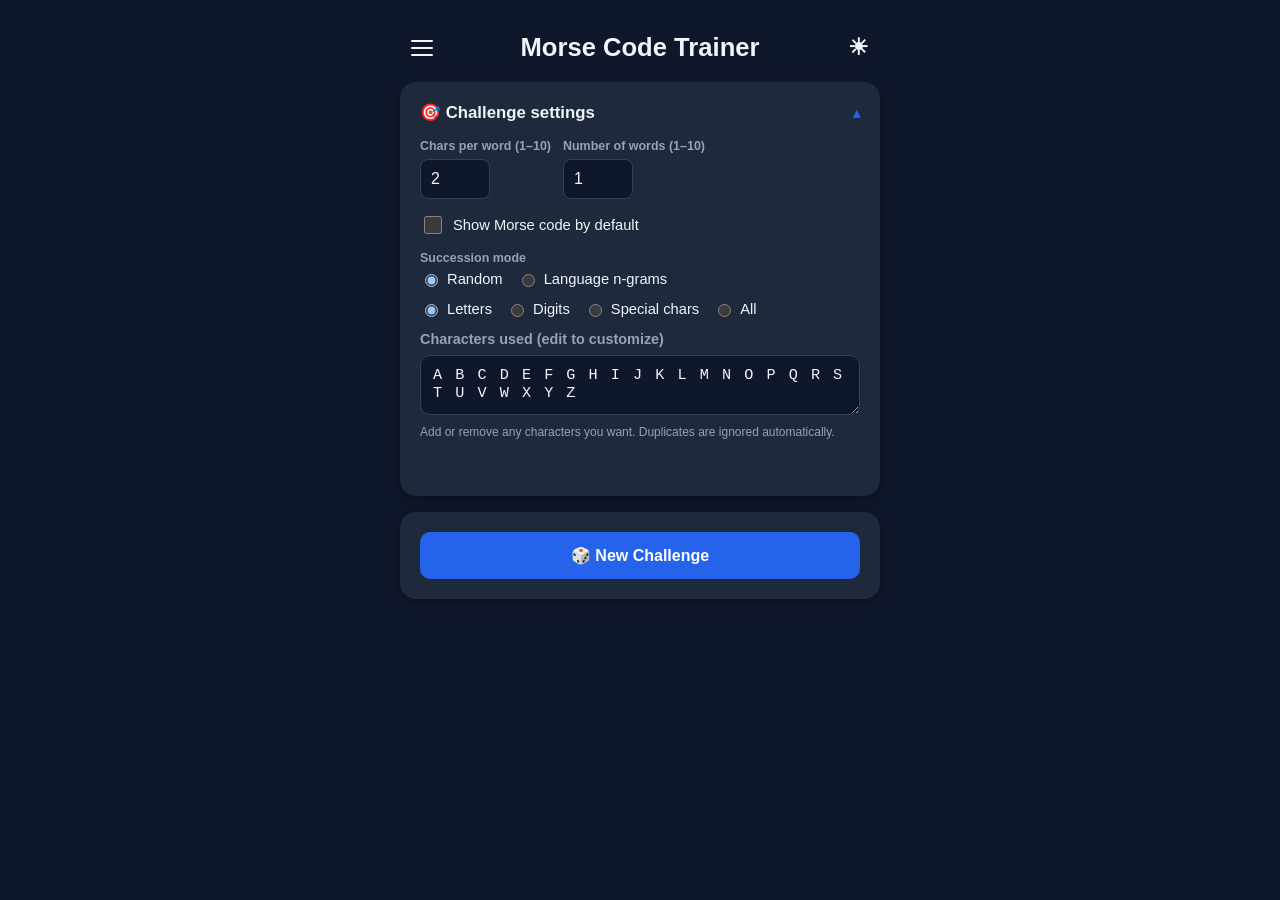
<file: client/public/index.html>
<!DOCTYPE html>
<html lang="en">
<head>
<meta charset="UTF-8">
<meta name="viewport" content="width=device-width, initial-scale=1.0, maximum-scale=1.0">
<title>Morse Code Trainer</title>
<link rel="manifest" href="manifest.json">
<link rel="stylesheet" href="layout.css">
<meta name="theme-color" content="#0f172a">
<link rel="apple-touch-icon" href="icon-192.png">
<meta name="apple-mobile-web-app-capable" content="yes">
<meta name="apple-mobile-web-app-status-bar-style" content="black-translucent">
<style>
  :root {
    --primary: #2563eb;
    --primary-dark: #1d4ed8;
    --success: #16a34a;
    --error: #dc2626;
    --bg: #0f172a;
    --card-bg: #1e293b;
    --text: #f1f5f9;
    --muted: #94a3b8;
  }
  * { box-sizing: border-box; }
  body {
    margin: 0;
    font-family: -apple-system, BlinkMacSystemFont, 'Segoe UI', Roboto, sans-serif;
    background: var(--bg);
    color: var(--text);
    min-height: 100vh;
    display: flex;
    justify-content: center;
    padding: 16px;
  }
  .app {
    width: 100%;
    max-width: 480px;
  }
  h1 {
    text-align: center;
    font-size: 1.6rem;
    margin-bottom: 20px;
  }
  .card {
    background: var(--card-bg);
    border-radius: 16px;
    padding: 20px;
    margin-bottom: 16px;
    box-shadow: 0 4px 12px rgba(0,0,0,0.3);
  }
  label {
    display: block;
    margin-bottom: 8px;
    font-weight: 600;
    font-size: 0.9rem;
    color: var(--muted);
  }
  .row {
    display: flex;
    gap: 12px;
    align-items: flex-end;
    margin-bottom: 14px;
    flex-wrap: wrap;
  }
  input[type="number"] {
    width: 70px;
    padding: 10px;
    border-radius: 8px;
    border: 1px solid #334155;
    background: #0f172a;
    color: var(--text);
    font-size: 1rem;
  }
  .word-settings-field {
    display: flex;
    flex-direction: column;
  }
  .word-settings-field label {
    font-size: 0.78rem;
    margin-bottom: 6px;
    white-space: nowrap;
  }
  .charset-options {
    display: flex;
    gap: 14px;
    flex-wrap: wrap;
  }
  .charset-options label {
    display: flex;
    align-items: center;
    gap: 6px;
    font-weight: 400;
    color: var(--text);
    margin-bottom: 0;
    font-size: 0.92rem;
  }
  .toggle-row {
    display: flex;
    align-items: center;
    gap: 8px;
    margin-bottom: 14px;
  }
  .toggle-row label {
    font-weight: 400;
    color: var(--text);
    margin-bottom: 0;
    font-size: 0.92rem;
    display: flex;
    align-items: center;
    gap: 8px;
  }
  .toggle-row input[type="checkbox"] {
    width: 18px;
    height: 18px;
    accent-color: var(--primary);
    cursor: pointer;
  }
  .section-title-btn {
    background: transparent;
    border: none;
    color: var(--text);
    font-weight: 700;
    font-size: 1.05rem;
    cursor: pointer;
    padding: 0;
    margin-bottom: 4px;
    display: flex;
    align-items: center;
    justify-content: space-between;
    width: 100%;
  }
  .section-title-btn:hover { background: transparent; opacity: 0.85; }
  .section-arrow {
    color: var(--primary);
    font-size: 0.9rem;
  }
  .section-body {
    margin-top: 16px;
  }
  .charpool-textarea {
    width: 100%;
    min-height: 60px;
    padding: 10px 12px;
    border-radius: 10px;
    border: 1px solid #334155;
    background: #0f172a;
    color: var(--text);
    font-size: 0.95rem;
    font-family: 'Courier New', monospace;
    letter-spacing: 2px;
    resize: vertical;
    margin-bottom: 6px;
  }
  .charpool-note {
    font-size: 0.75rem;
    color: var(--muted);
    margin-bottom: 12px;
  }
  .charpool-warning {
    font-size: 0.78rem;
    color: #fbbf24;
    margin-bottom: 12px;
    min-height: 1em;
  }
  button {
    border: none;
    border-radius: 10px;
    padding: 14px 18px;
    font-size: 1rem;
    font-weight: 600;
    cursor: pointer;
    transition: transform 0.1s, background 0.2s;
    width: 100%;
  }
  button:active { transform: scale(0.97); }
  .btn-primary { background: var(--primary); color: white; }
  .btn-primary:hover { background: var(--primary-dark); }
  .btn-secondary { background: #334155; color: var(--text); }
  .btn-secondary:hover { background: #475569; }
  .btn-success { background: var(--success); color: white; }
  .btn-row {
    display: flex;
    gap: 10px;
    margin-bottom: 10px;
  }
  .morse-label-row {
    display: flex;
    align-items: center;
    justify-content: space-between;
    margin-bottom: 8px;
  }
  .morse-label-row label {
    margin-bottom: 0;
  }
  .eye-btn {
    width: auto;
    background: transparent;
    border: none;
    padding: 6px;
    border-radius: 8px;
    cursor: pointer;
    color: var(--muted);
    display: flex;
    align-items: center;
    justify-content: center;
    transition: color 0.2s, background 0.2s;
  }
  .eye-btn:hover {
    background: #334155;
    color: var(--text);
  }
  .eye-btn svg {
    width: 20px;
    height: 20px;
    display: block;
  }
  .morse-display {
    font-size: 1.6rem;
    letter-spacing: 3px;
    text-align: center;
    min-height: 60px;
    display: flex;
    align-items: center;
    justify-content: center;
    background: #0f172a;
    border-radius: 12px;
    padding: 16px;
    margin-bottom: 8px;
    word-break: break-word;
    font-family: 'Courier New', monospace;
    transition: filter 0.2s;
  }
  .morse-display.morse-hidden {
    filter: blur(10px);
    user-select: none;
  }
  .morse-hint {
    text-align: center;
    color: var(--muted);
    font-size: 0.78rem;
    margin-bottom: 14px;
  }
  .answer-input {
    width: 100%;
    padding: 14px;
    border-radius: 10px;
    border: 1px solid #334155;
    background: #0f172a;
    color: var(--text);
    font-size: 1.2rem;
    text-transform: uppercase;
    text-align: center;
    letter-spacing: 3px;
    margin-bottom: 14px;
  }
  .result {
    text-align: center;
    font-size: 1.4rem;
    letter-spacing: 3px;
    margin-bottom: 10px;
    font-family: 'Courier New', monospace;
  }
  .result-status {
    text-align: center;
    font-size: 1.1rem;
    font-weight: 700;
    margin-bottom: 6px;
  }
  .correct { color: var(--success); }
  .incorrect { color: var(--error); }
  .char-box {
    display: inline-block;
    padding: 4px 8px;
    margin: 2px 1px;
    border-radius: 6px;
  }
  .word-group {
    display: inline-block;
    margin: 0 8px;
  }
  .char-correct { background: rgba(22,163,74,0.2); color: var(--success); }
  .char-incorrect { background: rgba(220,38,38,0.2); color: var(--error); }
  .hint {
    text-align: center;
    color: var(--muted);
    font-size: 0.78rem;
    margin-top: -6px;
    margin-bottom: 12px;
  }
  .hidden { display: none; }
  @media (max-width: 380px) {
    .morse-display { font-size: 1.3rem; letter-spacing: 2px; }
  }
</style>
</head>
<body>
<morse-layout page-title="Morse Code Trainer" current-page="index.html">

  <div class="card">
    <button class="section-title-btn" id="challengeSettingsToggle">
      <span>🎯 Challenge settings</span>
      <span class="section-arrow" id="challengeSettingsArrow">▴</span>
    </button>
    <div class="section-body" id="challengeSettingsBody">
      <div class="row">
        <div class="word-settings-field">
          <label for="numChars">Chars per word (1–10)</label>
          <input type="number" id="numChars" min="1" max="10" value="2">
        </div>
        <div class="word-settings-field">
          <label for="numWords">Number of words (1–10)</label>
          <input type="number" id="numWords" min="1" max="10" value="1">
        </div>
      </div>

      <div class="toggle-row">
        <label><input type="checkbox" id="showMorseDefaultToggle"> Show Morse code by default</label>
      </div>

      <div class="row">
        <div class="word-settings-field" style="flex:1;">
          <label>Succession mode</label>
          <div class="charset-options">
            <label><input type="radio" name="successionMode" value="random" checked> Random</label>
            <label><input type="radio" name="successionMode" value="ngram"> Language n-grams</label>
          </div>
        </div>
      </div>

      <div class="row" id="languageRow" style="display:none;">
        <div class="word-settings-field" style="flex:1;">
          <label>Language</label>
          <div class="charset-options">
            <label><input type="radio" name="ngramLanguage" value="english" checked> English</label>
            <label><input type="radio" name="ngramLanguage" value="french"> French</label>
            <label><input type="radio" name="ngramLanguage" value="german"> German</label>
          </div>
        </div>
      </div>
      <div class="hint hidden" id="ngramHint">Real letter sequences (n-grams) sampled from common vocabulary. Accented letters are simplified to A-Z so they map to Morse code.</div>

      <div id="charsetSection">
        <div class="row">
          <div class="charset-options">
            <label><input type="radio" name="charset" value="letters" checked> Letters</label>
            <label><input type="radio" name="charset" value="digits"> Digits</label>
            <label><input type="radio" name="charset" value="special"> Special chars</label>
            <label><input type="radio" name="charset" value="all"> All</label>
          </div>
        </div>

        <label for="charPoolInput">Characters used (edit to customize)</label>
        <textarea id="charPoolInput" class="charpool-textarea" spellcheck="false"></textarea>
        <div class="charpool-note">Add or remove any characters you want. Duplicates are ignored automatically.</div>
        <div class="charpool-warning" id="charPoolWarning"></div>
      </div>
    </div>
  </div>

  <div class="card">
    <button class="btn-primary" id="newChallengeBtn">🎲 New Challenge</button>
  </div>

  <div class="card" id="challengeCard" style="display:none;">
    <div class="btn-row">
      <button class="btn-secondary" id="playBtn">🔊 Play Sound</button>
    </div>

    <div class="morse-label-row">
      <label style="margin-bottom:0;">Morse Code</label>
      <button class="eye-btn" id="toggleMorseBtn" aria-label="Show or hide Morse code" title="Show/hide Morse code">
        <svg id="eyeIcon" viewBox="0 0 24 24" fill="none" stroke="currentColor" stroke-width="2" stroke-linecap="round" stroke-linejoin="round"></svg>
      </button>
    </div>
    <div class="morse-display morse-hidden" id="morseDisplay">— · — ·</div>
    <div class="morse-hint hidden" id="morseHint">Tap the eye icon to reveal</div>

    <label for="answerInput">Your answer</label>
    <input type="text" id="answerInput" class="answer-input" maxlength="40" placeholder="Type your answer">

    <div class="btn-row">
      <button class="btn-success" id="checkBtn">✅ Show Result</button>
    </div>

    <div id="resultArea" class="hidden">
      <div class="result-status" id="resultStatus"></div>
      <div class="result" id="resultCompare"></div>
    </div>
  </div>
</morse-layout>

<script src="layout.js"></script>
<script>
const MORSE = {
  'A': '.-', 'B': '-...', 'C': '-.-.', 'D': '-..', 'E': '.', 'F': '..-.',
  'G': '--.', 'H': '....', 'I': '..', 'J': '.---', 'K': '-.-', 'L': '.-..',
  'M': '--', 'N': '-.', 'O': '---', 'P': '.--.', 'Q': '--.-', 'R': '.-.',
  'S': '...', 'T': '-', 'U': '..-', 'V': '...-', 'W': '.--', 'X': '-..-',
  'Y': '-.--', 'Z': '--..',
  '0': '-----', '1': '.----', '2': '..---', '3': '...--', '4': '....-',
  '5': '.....', '6': '-....', '7': '--...', '8': '---..', '9': '----.',
  '.': '.-.-.-', ',': '--..--', '?': '..--..', "'": '.----.',
  '!': '-.-.--', '/': '-..-.', '(': '-.--.', ')': '-.--.-',
  '&': '.-...', ':': '---...', ';': '-.-.-.', '=': '-...-',
  '+': '.-.-.', '-': '-....-', '_': '..--.-', '"': '.-..-.',
  '$': '...-..-', '@': '.--.-.'
};

const LETTERS = 'ABCDEFGHIJKLMNOPQRSTUVWXYZ'.split('');
const DIGITS = '0123456789'.split('');
const SPECIAL = ['.', ',', '?', "'", '!', '/', '(', ')', '&', ':', ';', '=', '+', '-', '_', '"', '$', '@'];

const PRESETS = {
  letters: LETTERS,
  digits: DIGITS,
  special: SPECIAL,
  all: LETTERS.concat(DIGITS, SPECIAL)
};

const NGRAM_WORDLISTS = {
  english: [
    "A","I","AT","TO","IT","OF","IN","ON","AS","BE","BY","OR","GO","DO","WE","HE","SO","UP","NO","AN","AM","IF","US","MY","ME","OK","ID","OH","HI","YO","PA","MA","OX","EX",
    "THE","AND","FOR","ARE","BUT","NOT","YOU","ALL","CAN","HER","WAS","ONE","OUR","OUT","DAY","GET","HAS","HIM","HIS","HOW","MAN","NEW","NOW","OLD","SEE","TWO","WAY","WHO","BOY","DID","ITS","LET","PUT","SAY","SHE","TOO","USE","ARM","BAG","BED","BOX","CAR","CAT","COW","CUP","CUT","DOG","EAR","EAT","EGG","END","EYE","FAR","FEW","FLY","FUN","GUN","GUY","HOT","ICE","JOB","JOY","KEY","KID","LAW","LEG","LIE","LOT","LOW","MAP","MIX","MOM","NET","OIL","OWN","PAY","PEN","PET","PIE","PIG","POT","RUN","SAD","SAT","SET","SIT","SIX","SKY","SUN","TAX","TEA","TEN","TIP","TOP","TOY","WAR","WIN","YES","ZOO",
    "THAT","WITH","THIS","WILL","YOUR","FROM","THEY","KNOW","WANT","BEEN","GOOD","MUCH","SOME","TIME","VERY","WHEN","COME","HERE","JUST","LIKE","LONG","MAKE","MANY","OVER","SUCH","TAKE","THAN","THEM","WELL","WERE","WHAT","WORD","WORK","YEAR","BACK","CALL","CAME","EACH","FIND","GIVE","HAND","HIGH","KEEP","KIND","LAST","LEFT","LIFE","LIVE","LOOK","MADE","MOST","MOVE","MUST","NAME","NEED","NEXT","OPEN","PART","PLAY","SAID","SAME","SEEM","SHOW","SIDE","TELL","TURN","USED","WEEK","ABLE","BODY","BOOK","BOTH","CITY","COLD","DARK","DEAL","DOOR","DOWN","EASY","FACE","FACT","FALL","FEEL","FILM","FIRE","FISH","FIVE","FOOD","FOOT","FORM","FOUR","FREE","FULL","GAME","GIRL","GROW","HALF","HARD","HEAD","HEAR","HEAT","HELP","HOLD","HOME","HOPE","HOUR","IDEA","KILL","LAND","LATE","LEAD","LESS","LINE","LIST","LOVE","MEAN","MEET","MIND","MISS","NEAR","NICE","NINE","NONE","NOTE","PAIN","PLAN","READ","REAL","REST","RICH","RISE","ROAD","ROCK","ROLE","ROOM","RULE","SAFE","SEAT","SEND","SHIP","SHOP","SHUT","SING","SIZE","SLOW","SORT","SPOT","STAR","STOP","SURE","TALK","TEAM","TEST","TEXT","TREE","TRIP","TRUE","UNIT","VOTE","WAIT","WALK","WALL","WARM","WASH","WIDE","WIFE","WILD","WIND","WISH","WOOD",
    "ABOUT","AFTER","AGAIN","BEING","COULD","EVERY","FIRST","FOUND","GREAT","GROUP","HOUSE","LARGE","LEARN","NEVER","OTHER","PLACE","RIGHT","SMALL","SOUND","STILL","THEIR","THERE","THESE","THING","THINK","THREE","UNDER","WATER","WHERE","WHICH","WHILE","WORLD","WOULD","WRITE","YOUNG","ABOVE","ADULT","ALONE","ALONG","ALIVE","AMONG","ANGER","APPLE","APPLY","BASIC","BEACH","BEGIN","BLACK","BLIND","BLOCK","BLOOD","BOARD","BRAIN","BREAD","BREAK","BRING","BROAD","BROWN","BUILD","CARRY","CATCH","CAUSE","CHAIR","CHART","CHASE","CHILD","CLAIM","CLASS","CLEAN","CLEAR","CLOCK","CLOSE","CLOUD","COAST","COUNT","COURT","COVER","CRAZY","CREAM","CRIME","CROSS","CROWD","CROWN","DAILY","DANCE","DEATH","DOUBT","DRAFT","DRAMA","DREAM","DRESS","DRINK","DRIVE","EARLY","EARTH","EIGHT","EMPTY","ENEMY","ENJOY","ENTER","ENTRY","EQUAL","ERROR","EVENT","EXACT","EXIST","EXTRA","FAITH","FALSE","FIELD","FIGHT","FINAL","FLOOR","FOCUS","FORCE","FRAME","FRESH","FRONT","FRUIT","FUNNY","GLASS","GRAND","GRASS","GREEN","GUARD","GUESS","GUEST","GUIDE","HAPPY","HEART","HEAVY","HORSE","HOTEL","HUMAN","IMAGE","ISSUE","JUDGE","KNIFE","LAUGH","LEVEL","LIGHT","LIMIT","LOCAL","LOOSE","LUCKY","LUNCH","MAGIC","MAJOR","MATCH","METAL","MODEL","MONEY","MONTH","MOTOR","MOUSE","MOUTH","MOVIE","NERVE","NIGHT","NOISE","NORTH","NOVEL","NURSE","OCEAN","OFFER","ORDER","PAINT","PAPER","PARTY","PEACE","PHONE","PHOTO","PIANO","PIECE","PILOT","PLANE","PLANT","PLATE","POINT","POWER","PRESS","PRICE","PRIDE","PRIZE","PROUD","QUEEN","QUICK","QUIET","QUITE","RADIO","RAISE","RANGE","REACH","READY","RIVER","ROUND","ROUTE","ROYAL","SCALE","SCENE","SCORE","SENSE","SERVE","SEVEN","SHAPE","SHARE","SHARP","SHEET","SHELF","SHELL","SHIFT","SHINE","SHIRT","SHOCK","SHOOT","SHORT","SIGHT","SINCE","SKILL","SLEEP","SLIDE","SMART","SMILE","SMOKE","SOLID","SOLVE","SORRY","SPACE","SPARE","SPEAK","SPEED","SPEND","SPORT","STAGE","STAND","START","STATE","STEAM","STEEL","STICK","STOCK","STONE","STORE","STORM","STORY","STUDY","STYLE","SUGAR","SUPER","SWEET","TABLE","TEACH","THANK","THEME","THICK","THROW","TIGHT","TITLE","TODAY","TOTAL","TOUCH","TOUGH","TOWER","TRACK","TRADE","TRAIN","TREAT","TREND","TRIAL","TRICK","TRUCK","TRUST","TRUTH","TWICE","UNION","UNTIL","UPPER","URBAN","USUAL","VALUE","VIDEO","VISIT","VOICE","WATCH","WHEEL","WHITE","WHOLE","WOMAN","WORRY","WORSE","WORTH","WRONG","YOUTH",
    "ALWAYS","AROUND","BECAME","BECOME","BEFORE","BETTER","CHANGE","DURING","ENOUGH","FAMILY","FOLLOW","FRIEND","LITTLE","LOOKED","MOMENT","NUMBER","PEOPLE","PERSON","PUBLIC","REALLY","SCHOOL","SECOND","SHOULD","SYSTEM","THOUGH","TOWARD","ANIMAL","ANSWER","BEHIND","BOTTOM","BROKEN","BUDGET","CAMERA","CANCER","CARBON","CASTLE","CHOICE","CHURCH","CIRCLE","COFFEE","COLUMN","COMBAT","COMMON","COOKIE","COTTON","COUPLE","COURSE","COUSIN","CREDIT","CUSTOM","DAMAGE","DANGER","DECIDE","DEGREE","DESERT","DESIGN","DESIRE","DETAIL","DEVICE","DIFFER","DINNER","DOCTOR","DOLLAR","DOMAIN","DRAGON","EFFECT","EFFORT","EITHER","ELEVEN","EMPIRE","ENGINE","EQUITY","ESCAPE","ETHNIC","EXPAND","EXPECT","EXPERT","EXPORT","FACTOR","FAILED","FAMOUS","FASTEN","FATHER","FELLOW","FEMALE","FIGURE","FILTER","FINGER","FLAVOR","FOREST","FORGET","FORMAL","FORMAT","FORMER","FOSSIL","FUTURE","GARDEN","GATHER","GENDER","GLOBAL","GOLDEN","GROUND","GROWTH","HANDLE","HAPPEN","HEALTH","HEIGHT","HIDDEN","IMPACT","INCOME","INDEED","INJURY","INSECT","INSIDE","INTENT","INVITE","ISLAND","ITSELF","JUNIOR","KICKED","KNIGHT","LAWYER","LEADER","LEAGUE","LEGACY","LESSON","LETTER","LIQUID","LISTEN","LITTLE","LIVING","LOOKUP","MANNER","MARBLE","MARGIN","MARINE","MASTER","MATTER","MEDIUM","MEMBER","MEMORY","METHOD","MIDDLE","MINUTE","MIRROR","MODERN","MODEST","MODULE","MOMENT","MOTHER","MOTION","MOVING","MUSCLE","MUSEUM","MUTUAL","NATION","NATIVE","NATURE","NEARBY","NORMAL","NOTICE","NUMBER","OBJECT","OBTAIN","OFFICE","OPTION","ORANGE","ORIGIN","OUTPUT","OXYGEN","PARENT","PARTLY","PASSED","PATENT","PATROL","PATTER","PEOPLE","PEPPER","PERIOD","PERMIT","PHRASE","PICNIC","PLANET","PLENTY","POCKET","POLICY","POLISH","PORTAL","POSTER","PRIEST","PRINCE","PRISON","PROFIT","PROPER","PROTON","PUBLIC","PUZZLE","RABBIT","RANDOM","RARELY","RATHER","REALLY","REASON","RECALL","RECENT","RECORD","REDUCE","REFORM","REGARD","REGION","RELATE","REMAIN","REMOTE","REMOVE","RENDER","REPAIR","REPEAT","REPORT","RESCUE","RESULT","RETAIL","RETURN","REVEAL","REWARD","RHYTHM","ROBUST","ROTATE","ROUGHT","ROYALS","SAMPLE","SATURN","SAVING","SEARCH","SEASON","SECOND","SECTOR","SECURE","SELDOM","SELECT","SENIOR","SEQUEL","SERIES","SERVER","SETTLE","SEVERE","SHADOW","SHAPED","SHOWER","SILVER","SIMPLE","SIMPLY","SISTER","SOCCER","SOCIAL","SODIUM","SOLELY","SPEECH","SPHERE","SPIRIT","SPOKEN","SPREAD","SPRING","SQUARE","STABLE","STATIC","STATUS","STEADY","STOLEN","STRAIN","STREAM","STREET","STRESS","STRICT","STRIKE","STRING","STRIVE","STRONG","STUDIO","SUBMIT","SUDDEN","SUFFER","SUMMER","SUMMIT","SUNSET","SUPPLY","SURELY","SURVEY","SWITCH","SYMBOL","SYSTEM","TACKLE","TALENT","TARGET","TEMPLE","TENANT","TENNIS","THEORY","THRIVE","TICKET","TIMBER","TISSUE","TOWARD","TRAVEL","TREATY","TRIBAL","TRUSTY","TUNNEL","TWELVE","TWENTY","UNIQUE","UNLESS","UNLOCK","UNTIL0","UPDATE","UPLOAD","URGENT","USEFUL","VALLEY","VENDOR","VERBAL","VESSEL","VICTIM","VIOLIN","VIRTUE","VISION","VISUAL","VOLUME","VOYAGE","WALLET","WEALTH","WEAPON","WEEKLY","WICKED","WIDGET","WINDOW","WINTER","WISDOM","WITHIN","WONDER","WORKER","WRITER","YELLOW",
    "AGAINST","ANOTHER","BECAUSE","BETWEEN","COUNTRY","EXAMPLE","GENERAL","HIMSELF","HISTORY","INCLUDE","MORNING","NOTHING","PICTURE","PROBLEM","PROGRAM","QUICKLY","SEVERAL","SOMEONE","THOUGHT","THROUGH","TOGETHER","ABANDON","ABILITY","ABSENCE","ACADEMY","ACCOUNT","ACCUSED","ACHIEVE","ACQUIRE","ACTIVE","ADDRESS","ADVANCE","ADVISOR","AGREE","AIRLINE","AIRPORT","ALCOHOL","ALLIANCE","ALREADY","ANALYST","ANCIENT","ANNOUNCE","APPEAL","APPOINT","ARRANGE","ARTICLE","ATTEMPT","ATTRACT","AVERAGE","BALANCE","BANKING","BARRIER","BASEBALL","BATTERY","BENEFIT","BESIDES","BICYCLE","BIOLOGY","BLANKET","BOUNDARY","BREAKUP","BRIEFLY","BROTHER","BUILDER","BURNING","CABINET","CALIBER","CAMPING","CAPABLE","CAPITAL","CAPTURE","CAREFUL","CATALOG","CEILING","CENTRAL","CERTAIN","CHANNEL","CHAPTER","CHARITY","CHICKEN","CIRCUIT","CITIZEN","CLASSIC","CLEANER","CLIMATE","CLOSING","CLOTHES","COLLECT","COLONY","COMFORT","COMMAND","COMMENT","COMPANY","COMPARE","COMPETE","COMPLEX","CONCEPT","CONCERN","CONCERT","CONDUCT","CONFIRM","CONNECT","CONSIST","CONSULT","CONTACT","CONTAIN","CONTENT","CONTEST","CONTEXT","CONTROL","CONVERT","COOKING","COUNSEL","COUNTER","COVERAGE","CREATOR","CREATURE","CRIMSON","CRITICS","CULTURE","CURTAIN","CUSTODY","DEALING","DECLARE","DECLINE","DEFAULT","DEFENSE","DEGREES","DELIVER","DENSITY","DEPOSIT","DESKTOP","DESPITE","DESTINY","DETECT","DEVELOP","DIAGRAM","DIALECT","DIAMOND","DIGITAL","DILEMMA","DIMOND","DIRECTOR","DISABLE","DISCUSS","DISEASE","DISPLAY","DISPUTE","DISTANT","DISTINCT","DISTRICT","DIVERSE","DOCTRINE","DOMESTIC","DOWNLOAD","DRAWING","DRIVING","DYNASTY","EASTERN","ECONOMY","EDITION","ELDERLY","ELEMENT","EMBASSY","EMOTION","ENGAGED","ENHANCE","ENOUGH","ENTIRE","ENVELOPE","EPISODE","EQUALLY","ESSENCE","ESTATE","ETERNAL","EVENING","EVIDENT","EXACTLY","EXAMINE","EXECUTE","EXHIBIT","EXPENSE","EXPLAIN","EXPLORE","EXPOSED","EXTREME","FACTORY","FAILURE","FANTASY","FEATURE","FEEDING","FICTION","FINANCE","FINDING","FITNESS","FLEXIBLE","FLOATING","FOREIGN","FORWARD","FOUNDER","FRACTION","FREEDOM","FROZEN","FURNACE","GALLERY","GARBAGE","GENERAL","GENETIC","GENUINE","GESTURE","GLIMPSE","GRAVITY","GROCERY","HANDFUL","HARDWARE","HEADACHE","HEADING","HERSELF","HIGHWAY","HOLIDAY","HORIZON","HOSTAGE","HOUSING","HOWEVER","HUNDRED","HUNTING","HYBRID","ILLEGAL","ILLNESS","IMAGINE","IMPROVE","INCLUDE","INITIAL","INQUIRY","INSIGHT","INSTANT","INSTEAD","INTENSE","INTERIOR","INVOLVE","JOURNAL","JOURNEY","JUSTICE","KEYBOARD","KINGDOM","LANDING","LAUNDRY","LEARNED","LEATHER","LECTURE","LEGENDS","LEISURE","LIBERAL","LIBRARY","LICENSE","LIFETIME","LIGHTLY","LOCATED","MACHINE","MAGICAL","MAILBOX","MAINTAIN","MAJORITY","MANAGER","MANDATE","MANKIND","MASSIVE","MATERIAL","MAXIMUM","MEASURE","MEDICAL","MEETING","MENTION","MESSAGE","MILEAGE","MILITARY","MINERAL","MINIMUM","MISSING","MIXTURE","MOMENTS","MONITOR","MONSTER","MORNING","MOUNTAIN","MOVEMENT","MULTIPLE","MUSICAL","MYSTERY","NATURAL","NEGLECT","NETWORK","NEUTRAL","NOTABLE","NOWHERE","NUCLEAR","NURSERY","OBVIOUS","OFFICER","OPENING","OPINION","OPPOSED","ORDINARY","ORGANIC","OUTCOME","OUTLINE","OVERALL","PACKAGE","PAINFUL","PARKING","PARTNER","PASSAGE","PASSING","PASSION","PATTERN","PENALTY","PENSION","PERFECT","PICTURE","PIONEER","PLASTIC","PLATFORM","POLLING","PORTION","POVERTY","PRECISE","PREMISE","PREPARE","PRESENT","PRESSURE","PREVENT","PRIMARY","PRINTER","PRIVACY","PRIVATE","PROCEED","PROCESS","PRODUCE","PROJECT","PROMISE","PROMOTE","PROTECT","PROTEST","PROVIDE","PUBLISH","PURPOSE","PURSUIT","QUALIFY","QUALITY","QUARTER","RAILWAY","READING","REALITY","RECEIVE","RECOVER","REFLECT","REGULAR","RELEASE","REPLACE","REQUEST","REQUIRE","RESERVE","RESOLVE","RESPECT","RESPOND","REVENUE","REVERSE","ROMANCE","ROUTINE","SANDWICH","SCENERY","SCHEDULE","SCRATCH","SECTION","SEGMENT","SENSING","SERVANT","SETTING","SEVERAL","SHELTER","SHOULDER","SHRIMP","SIMPLIFY","SITUATE","SKILFUL","SLIGHTLY","SOCIETY","SOLDIER","SOMEHOW","SOMEONE","SOMEWHAT","SPECIAL","SPECIES","SPECTRUM","SPEAKER","STANDARD","STARTUP","STATION","STORAGE","STRANGE","STRATEGY","STRETCH","STRUCTURE","STUDENT","SUBJECT","SUCCESS","SUGGEST","SUITCASE","SUNRISE","SUNSHINE","SUPPORT","SUPREME","SURFACE","SURGEON","SURVIVE","SUSPECT","SUSTAIN","SYMPATHY","TALENTED","TEACHER","TEENAGE","TELEVISION","TENSION","TERRACE","TERRAIN","TERRIBLE","TEXTURE","THEATER","THERAPY","THEREBY","THOUSAND","THUMBNAIL","TOGETHER","TOMORROW","TOWARDS","TRADING","TRAFFIC","TRAINER","TRANSIT","TREASURE","TRIANGLE","TRIBUTE","TROUBLE","TRUSTED","TUITION","TUNNEL","TYPICAL","UMBRELLA","UNDERGO","UNIFORM","UNKNOWN","UPGRADE","UPWARDS","URGENCY","VACCINE","VACUUM","VARIETY","VEHICLE","VENTURE","VERSION","VETERAN","VICTORY","VILLAGE","VIOLATE","VIRTUAL","VISIBLE","VITAMIN","VOLTAGE","VOLUME","WARNING","WEATHER","WEBSITE","WEDDING","WELCOME","WHENEVER","WHEREAS","WHISPER","WILDLIFE","WITNESS","WORKING","WORKOUT","WRAPPER"
  ],
  french: [
    "LE","LA","LES","DE","DES","UN","UNE","ET","EST","QUE","QUI","PAR","SUR","PAS","SON","SES","LUI","ELLE","TOUT","TOUS","MOI","TOI","NOUS","VOUS","ICI","LA","OU","NI","SI","VU","EU","OUI","NON",
    "AVEC","DANS","POUR","PLUS","BIEN","SANS","SOUS","VERS","CHEZ","MAIS","DONC","AUSSI","AVANT","APRES","CONTRE","JAMAIS","TOUJOURS","MAINTENANT","BEAUCOUP","QUELQUE","CHAQUE","AUTRE","MEME","TRES","ASSEZ","TROP","PEU","RIEN","AUCUN","CELUI","CELLE","CEUX","QUAND","COMME","DEPUIS","PENDANT","JUSQUE","ENTRE","PARMI",
    "AINSI","ALORS","ENCORE","SOUVENT","PARFOIS","PERSONNE","HOMME","FEMME","ENFANT","FAMILLE","MAISON","VILLE","PAYS","MONDE","TEMPS","JOUR","ANNEE","HEURE","MINUTE","MOMENT","VIE","MORT","AMOUR","AMI","TRAVAIL","ECOLE","LIVRE","MOT","LANGUE","HISTOIRE","MUSIQUE","ART","SCIENCE","NATURE","ANIMAL","PLANTE","ARBRE","FLEUR","SOLEIL","LUNE","ETOILE","CIEL","MER","MONTAGNE","RIVIERE","FORET","ROUTE","VOITURE","TRAIN","AVION","BATEAU","VELO","ORDINATEUR","TELEPHONE","INTERNET","INFORMATION","COMMUNICATION",
    "DEVELOPPEMENT","UNIVERSITE","GOUVERNEMENT","SOCIETE","ECONOMIE","POLITIQUE","CULTURE","EDUCATION","SANTE","ENVIRONNEMENT","ADMINISTRATION","AGRICULTURE","ARCHITECTURE","BIBLIOTHEQUE","CIRCULATION","CIVILISATION","COMPETITION","CONSTRUCTION","CONVERSATION","CORRESPONDANCE","DEMOCRATIE","DEMONSTRATION","DESTINATION","DISTRIBUTION","EXPERIENCE","EXPLICATION","GENERATION","IMAGINATION","INDEPENDANCE","INDUSTRIE","INSTALLATION","INSTITUTION","INTELLIGENCE","INTERPRETATION","INVESTISSEMENT","LEGISLATION","LITTERATURE",
    "ABSOLU","ACCORD","ACTEUR","ADRESSE","AFFAIRE","AGENCE","AIGUILLE","AIMABLE","AJOUTER","ALLUMER","AMBIANCE","AMENDER","AMOUREUX","ANALYSE","ANCIEN","ANGLAIS","ANNONCE","APPAREIL","APPETIT","APPORTER","APPROCHE","ARGENT","ARMOIRE","ARRIVEE","ARTICLE","ASPECT","ASSIETTE","ATELIER","ATTENDRE","ATTITUDE","AUGMENTER","AUJOURD","AUTOMNE","AVENTURE","AVENUE","BALCON","BANDE","BANQUE","BATIMENT","BATON","BEAUCOUP","BESOIN","BILLET","BLESSER","BOISSON","BOUCHE","BOUGIE","BOUTIQUE","BUREAU","CADEAU","CALENDRIER","CAMPAGNE","CANARD","CAPABLE","CAPITAINE","CARRIERE","CARTON","CATEGORIE","CENTAINE","CENTRE","CERTAIN","CHAMBRE","CHAMPION","CHANCE","CHANGER","CHANSON","CHAPEAU","CHARGE","CHATEAU","CHAUFFAGE","CHEMISE","CHEVAL","CHIFFRE","CHIMIE","CHOISIR","CHOSE","CIRCONSTANCE","CITOYEN","CLASSE","CLIENT","COLLEGUE","COLONNE","COMBIEN","COMMANDE","COMMENCER","COMMERCE","COMPAGNIE","COMPLET","COMPRENDRE","COMPTER","CONCERT","CONDITION","CONFIANCE","CONFORT","CONGRES","CONNAITRE","CONSCIENCE","CONSEIL","CONSTATER","CONTINUER","CONTRAIRE","CONTRAT","CONVENIR","COURAGE","COURRIER","COUSIN","COUTEAU","COUTUME","COUVERTURE","CRAINDRE","CRAYON","CREATION","CROIRE","CUISINE","CULTIVER","CURIEUX","DANGER","DECIDER","DECOUVRIR","DEFENSE","DEGATS","DEJEUNER","DELICAT","DEMANDE","DENTISTE","DEPARTEMENT","DERANGER","DERNIER","DESIRER","DESSIN","DETRUIRE","DEVENIR","DEVOIR","DIFFICILE","DIFFUSER","DIMANCHE","DIRECTION","DIRIGER","DISCOURS","DISCUTER","DISPARAITRE","DISPOSER","DISTANCE","DISTINGUER","DIVERTIR","DOMAINE","DOMMAGE","DOULEUR","DUREE","ECHANGE","ECLAIRER","ECONOMISER","ECOUTER","EFFACER","EFFICACE","EFFORT","EGALITE","ELECTRICITE","ELEMENT","ELEVER","EMBRASSER","EMISSION","EMOTION","EMPLOI","EMPORTER","ENCORE","ENERGIE","ENFANCE","ENGAGER","ENNEMI","ENSEIGNER","ENSEMBLE","ENTENDRE","ENTREPRISE","ENVIRON","ENVOYER","EPOQUE","EQUIPE","ESCALIER","ESPACE","ESPERER","ESPRIT","ESSAYER","ETABLIR","ETONNER","ETRANGER","ETUDIANT","EVENEMENT","EVIDENT","EXAMEN","EXCELLENT","EXCUSER","EXERCICE","EXISTER","EXPLIQUER","EXPRIMER","EXTERIEUR","FABRIQUER","FACILE","FACON","FATIGUE","FAUTEUIL","FAVORI","FELICITER","FERMER","FETE","FIGURE","FINALEMENT","FONCTION","FONDER","FORMATION","FORTUNE","FOURCHETTE","FRAGILE","FRANCAIS","FREQUENT","FRONTIERE","FUMER","GAGNER","GARANTIR","GARCON","GENERAL","GENTIL","GESTE","GLACE","GOUTER","GRENIER","GUERISON","GUERRE","HABITER","HABITUDE","HASARD","HAUTEUR","HERBE","HISTOIRE","HIVER","HONNEUR","HONTE","HOPITAL","HORLOGE","HUMEUR","IDENTIFIER","IGNORER","ILLUSTRER","IMAGE","IMMEUBLE","IMPORTANT","IMPOSSIBLE","IMPRESSION","INCONNU","INDIQUER","INFLUENCE","INSISTER","INSTANT","INTEGRER","INTENTION","INTERESSER","INTERIEUR","INTRODUIRE","INVITER","JARDIN","JEUNESSE","JOUEUR","JOURNAL","JOYEUX","JUGEMENT","JUSTICE","LARGEUR","LECTURE","LEGUME","LENTEMENT","LIBERTE","LIMITE","LOISIR","LONGTEMPS","LORSQUE","LUMIERE","MAGASIN","MAINTENIR","MALADIE","MALHEUR","MANIERE","MANQUER","MARCHE","MARIAGE","MATIERE","MECANIQUE","MEDECIN","MEILLEUR","MELANGE","MEMBRE","MENACER","MENAGE","MENTIONNER","MERVEILLE","METTRE","MEUBLE","MILIEU","MINISTRE","MODIFIER","MOITIE","MONNAIE","MONTRER","MORCEAU","MOTIF","MOUVEMENT","MULTIPLE","MYSTERE","NAISSANCE","NATIONAL","NAVIRE","NECESSAIRE","NEIGE","NIVEAU","NOMBREUX","NOTION","NOURRITURE","NOUVELLE","OBJECTIF","OBLIGER","OBSERVER","OBTENIR","OCCASION","OCCUPER","OFFRIR","OMBRE","OPINION","OPPOSER","ORDINAIRE","ORDONNER","ORGANISER","ORIGINE","OUVRIR","PAIEMENT","PAISIBLE","PANTALON","PAQUET","PARAITRE","PARDON","PAREIL","PARFAIT","PARLER","PARTAGER","PARTICULIER","PARTIR","PASSER","PATIENCE","PAUVRE","PAYSAGE","PEINTURE","PENDULE","PENSER","PERDRE","PERMETTRE","PERSONNAGE","PETIT","PEUPLE","PHRASE","PIECE","PLAISIR","PLANTER","PLUSIEURS","POCHE","POESIE","POINTURE","POISSON","POLITESSE","POPULATION","PORTER","POSER","POSSEDER","POSSIBLE","POUVOIR","PRATIQUE","PRECIEUX","PREFERER","PREMIER","PRENDRE","PREPARER","PRESENTER","PRESQUE","PRESSER","PRETENDRE","PREUVE","PRINCIPE","PRISON","PRIVE","PROBABLE","PROBLEME","PROCEDER","PROCHAIN","PRODUIRE","PROFESSEUR","PROFOND","PROGRAMME","PROJET","PROMESSE","PROPOSER","PROPRE","PROTEGER","PROUVER","PUBLIC","PUISSANCE","QUALITE","QUANTITE","QUARTIER","QUESTION","QUOTIDIEN","RACONTER","RAISON","RAPIDE","RAPPELER","RAPPORT","RASSURER","RECEVOIR","RECHERCHE","RECOMMENCER","RECONNAITRE","REGARDER","REGION","REGLER","REGRETTER","RELATION","REMARQUER","REMERCIER","REMPLACER","REMPLIR","RENCONTRER","RENDRE","RENSEIGNER","REPAS","REPONDRE","REPOS","REPRENDRE","RESPECTER","RESPONSABLE","RESSEMBLER","RESTAURANT","RESULTAT","RETARD","RETOUR","RETROUVER","REUNION","REUSSIR","REVENIR","REVER","RICHESSE","RIVIERE","ROMAN","ROUTE","SAISON","SALAIRE","SATISFAIRE","SAUVER","SCIENTIFIQUE","SECOURS","SEMAINE","SENTIMENT","SEPARER","SERIEUX","SERVICE","SEULEMENT","SIGNIFIER","SILENCE","SIMPLE","SITUATION","SOCIETE","SOLEIL","SOLUTION","SOMMEIL","SORTIR","SOUFFRIR","SOUHAITER","SOUVENIR","SPECTACLE","STATION","SUCCES","SUFFIRE","SUIVANT","SUPPORTER","SUPPOSER","SURPRENDRE","SURTOUT","SYMPATHIQUE","SYSTEME","TABLEAU","TANDIS","TELEVISION","TEMOIN","TENDANCE","TENTER","TERMINER","TERRAIN","TERRIBLE","TERRITOIRE","THEATRE","TOUCHER","TOURNER","TRADITION","TRANQUILLE","TRANSPORT","TRAVERSER","TRISTESSE","TROUVER","UNIQUE","USAGE","UTILISER","VACANCES","VALEUR","VEHICULE","VENDRE","VERITABLE","VERITE","VETEMENT","VIEILLIR","VILLAGE","VISAGE","VISITER","VITESSE","VOISIN","VOITURE","VOLONTE","VOYAGE","VOYELLE"
  ],
  german: [
    "ICH","DU","ER","SIE","ES","WIR","IHR","MAN","WER","WAS","WO","WIE","JA","NEIN","UND","ODER","ABER","DENN","WEIL","WENN",
    "DASS","NICHT","AUCH","NUR","SEHR","GUT","SCHLECHT","GROSS","KLEIN","ALT","NEU","SCHNELL","LANGSAM","HEISS","KALT",
    "HOCH","TIEF","LANG","KURZ","VIEL","WENIG","HAUS","STADT","LAND","BERG","FLUSS","MEER","BAUM","BLUME","GARTEN",
    "STRASSE","BRUECKE","SCHLOSS","KIRCHE","MUSEUM","BIBLIOTHEK","KRANKENHAUS","APOTHEKE","RESTAURANT","GESCHAEFT",
    "MARKT","BAHNHOF","FLUGHAFEN","AUTOBAHN","FAHRRAD","MOTORRAD","FLUGZEUG","SCHIFF","ZUG","BUS","TAXI","STRASSENBAHN",
    "FREUND","ARBEIT","SCHULE","SPRACHE","NATUR","FAMILIE","FREIHEIT","GESELLSCHAFT","ENTSCHEIDUNG","WISSENSCHAFT",
    "REGIERUNG","UNTERNEHMEN","VERANTWORTUNG","ENTWICKLUNG","BEDEUTUNG","GESCHWINDIGKEIT","AUFMERKSAMKEIT",
    "ZUSAMMENARBEIT","VERANSTALTUNG","GESUNDHEIT","SICHERHEIT","FREIZEIT","FEIERTAG","GEBURTSTAG","SOMMER","WINTER",
    "HERBST","FRUEHLING","REGEN","SCHNEE","WOLKE","HIMMEL","ERDE","WASSER","FEUER","LUFT","COMPUTER","TECHNIK","GESCHICHTE",
    "MAEDCHEN","JUNGE","MUTTER","VATER","BRUDER","SCHWESTER","GROSSMUTTER","GROSSVATER","ONKEL","TANTE","KIND","BABY",
    "SCHOEN","HAESSLICH","GRUEN","BLAU","ROT","GELB","WEISS","SCHWARZ","BRAUN","GRAU","ORANGE","ROSA",
    "GLUECK","LIEBE","HOFFNUNG","ANGST","FREUDE","TRAUER","AERGER","UEBERRASCHUNG","MUT","GEDULD","VERTRAUEN","RESPEKT",
    "FENSTER","TUER","TISCH","STUHL","BETT","SCHRANK","LAMPE","SPIEGEL","TEPPICH","VORHANG","KUECHE","BADEZIMMER",
    "FRUEHSTUECK","MITTAGESSEN","ABENDESSEN","BROT","BUTTER","KAESE","MILCH","EIER","GEMUESE","OBST","FLEISCH","FISCH",
    "KARTOFFEL","ZWIEBEL","MOEHRE","APFEL","BIRNE","BANANE","ORANGE","TRAUBE","ERDBEERE","KIRSCHE","ZITRONE",
    "MUSIK","KUNST","LITERATUR","PHILOSOPHIE","MATHEMATIK","PHYSIK","CHEMIE","BIOLOGIE","GEOGRAFIE","GESCHICHTE",
    "UNIVERSITAET","BIBLIOTHEK","VORLESUNG","PRUEFUNG","ZEUGNIS","AUSBILDUNG","BERUF","KARRIERE","GEHALT","URLAUB",
    "FLUGZEUG","EISENBAHN","STRASSENVERKEHR","VERKEHRSAMPEL","PARKPLATZ","TANKSTELLE","WERKSTATT","FAHRSCHULE",
    "KRANKHEIT","GESUNDHEIT","ARZT","KRANKENSCHWESTER","MEDIKAMENT","BEHANDLUNG","OPERATION","IMPFUNG","THERAPIE",
    "REGIERUNG","PARLAMENT","WAHL","GESETZ","GERICHT","POLIZEI","FEUERWEHR","ARMEE","BOTSCHAFT","MINISTERIUM",
    "WIRTSCHAFT","INDUSTRIE","LANDWIRTSCHAFT","HANDWERK","HANDEL","BANK","VERSICHERUNG","STEUER","BUDGET","INVESTITION",
    "SCHWIMMEN","LAUFEN","SPRINGEN","TANZEN","SINGEN","SPIELEN","LESEN","SCHREIBEN","ZEICHNEN","MALEN","KOCHEN","BACKEN",
    "SONNE","MOND","STERN","PLANET","GALAXIE","UNIVERSUM","WELTALL","RAKETE","SATELLIT","ASTRONAUT",
    "BERGSTEIGEN","WANDERN","CAMPING","ANGELN","JAGEN","GAERTNERN","FOTOGRAFIEREN","REISEN","ENTDECKEN","ERFORSCHEN"
  ]
};

const EYE_OPEN_PATH = '<path d="M1 12s4-8 11-8 11 8 11 8-4 8-11 8-11-8-11-8z"></path><circle cx="12" cy="12" r="3"></circle>';
const EYE_OFF_PATH = '<path d="M17.94 17.94A10.94 10.94 0 0 1 12 20c-7 0-11-8-11-8a21.8 21.8 0 0 1 5.06-6.06"></path><path d="M9.9 4.24A10.94 10.94 0 0 1 12 4c7 0 11 8 11 8a21.8 21.8 0 0 1-2.16 3.19"></path><path d="M14.12 14.12a3 3 0 1 1-4.24-4.24"></path><line x1="1" y1="1" x2="23" y2="23"></line>';

let currentAnswer = ''; // words separated by single spaces
let audioCtx = null;
let morseHidden = true;

const numCharsInput = document.getElementById('numChars');
const numWordsInput = document.getElementById('numWords');
const newChallengeBtn = document.getElementById('newChallengeBtn');
const challengeCard = document.getElementById('challengeCard');
const morseDisplay = document.getElementById('morseDisplay');
const morseHint = document.getElementById('morseHint');
const toggleMorseBtn = document.getElementById('toggleMorseBtn');
const eyeIcon = document.getElementById('eyeIcon');
const showMorseDefaultToggle = document.getElementById('showMorseDefaultToggle');
const playBtn = document.getElementById('playBtn');
const answerInput = document.getElementById('answerInput');
const checkBtn = document.getElementById('checkBtn');
const resultArea = document.getElementById('resultArea');
const resultStatus = document.getElementById('resultStatus');
const resultCompare = document.getElementById('resultCompare');
const charPoolInput = document.getElementById('charPoolInput');
const charPoolWarning = document.getElementById('charPoolWarning');
const charsetSection = document.getElementById('charsetSection');
const languageRow = document.getElementById('languageRow');
const ngramHint = document.getElementById('ngramHint');

const challengeSettingsToggle = document.getElementById('challengeSettingsToggle');
const challengeSettingsBody = document.getElementById('challengeSettingsBody');
const challengeSettingsArrow = document.getElementById('challengeSettingsArrow');

const SOUND_SETTINGS_KEY = 'morse-trainer-sound-settings';
const TRAINER_SETTINGS_KEY = 'morse-trainer-settings';

function selectRadio(name, value) {
  const input = document.querySelector(`input[name="${name}"][value="${value}"]`);
  if (input) input.checked = true;
}

function loadTrainerSettings() {
  let savedSettings = null;
  try {
    savedSettings = JSON.parse(localStorage.getItem(TRAINER_SETTINGS_KEY));
  } catch (error) {
    console.warn('Could not load trainer settings:', error);
  }

  if (savedSettings) {
    if (savedSettings.numChars !== undefined) numCharsInput.value = savedSettings.numChars;
    if (savedSettings.numWords !== undefined) numWordsInput.value = savedSettings.numWords;
    if (typeof savedSettings.showMorseDefault === 'boolean') showMorseDefaultToggle.checked = savedSettings.showMorseDefault;
    selectRadio('successionMode', savedSettings.successionMode);
    selectRadio('ngramLanguage', savedSettings.ngramLanguage);
    selectRadio('charset', savedSettings.charset);
  }

  charPoolInput.value = savedSettings && typeof savedSettings.charPool === 'string'
    ? savedSettings.charPool
    : PRESETS[document.querySelector('input[name="charset"]:checked').value].join(' ');
  validateCharPool();
  updateSuccessionModeUI();
}

function saveTrainerSettings() {
  const savedSettings = {
    numChars: numCharsInput.value,
    numWords: numWordsInput.value,
    showMorseDefault: showMorseDefaultToggle.checked,
    successionMode: document.querySelector('input[name="successionMode"]:checked').value,
    ngramLanguage: document.querySelector('input[name="ngramLanguage"]:checked').value,
    charset: document.querySelector('input[name="charset"]:checked').value,
    charPool: charPoolInput.value
  };
  try {
    localStorage.setItem(TRAINER_SETTINGS_KEY, JSON.stringify(savedSettings));
  } catch (error) {
    console.warn('Could not save trainer settings:', error);
  }
}

function applyPresetToTextarea() {
  const mode = document.querySelector('input[name="charset"]:checked').value;
  charPoolInput.value = PRESETS[mode].join(' ');
  validateCharPool();
}

document.querySelectorAll('input[name="charset"]').forEach(el => {
  el.addEventListener('change', () => {
    applyPresetToTextarea();
    saveTrainerSettings();
  });
});

function parseCharPool(rawValue) {
  const seen = new Set();
  const invalid = new Set();
  const pool = [];
  for (const ch of rawValue) {
    if (/\s/.test(ch)) continue; // ignore whitespace/newlines used as separators
    const upper = ch.toUpperCase();
    if (!MORSE.hasOwnProperty(upper)) {
      invalid.add(ch);
      continue;
    }
    if (!seen.has(upper)) {
      seen.add(upper);
      pool.push(upper);
    }
  }
  return { pool, invalid: Array.from(invalid) };
}

function validateCharPool() {
  const { pool, invalid } = parseCharPool(charPoolInput.value);
  if (invalid.length > 0) {
    charPoolWarning.textContent = 'Ignored (no Morse mapping): ' + invalid.join(' ');
  } else if (pool.length === 0) {
    charPoolWarning.textContent = 'No valid characters yet — add at least one.';
  } else {
    charPoolWarning.textContent = '';
  }
  return pool;
}

charPoolInput.addEventListener('input', () => {
  validateCharPool();
  saveTrainerSettings();
});

function updateSuccessionModeUI() {
  const mode = document.querySelector('input[name="successionMode"]:checked').value;
  if (mode === 'ngram') {
    charsetSection.classList.add('hidden');
    languageRow.style.display = 'flex';
    ngramHint.classList.remove('hidden');
  } else {
    charsetSection.classList.remove('hidden');
    languageRow.style.display = 'none';
    ngramHint.classList.add('hidden');
  }
}

document.querySelectorAll('input[name="successionMode"]').forEach(el => {
  el.addEventListener('change', () => {
    updateSuccessionModeUI();
    saveTrainerSettings();
  });
});
document.querySelectorAll('input[name="ngramLanguage"]').forEach(el => el.addEventListener('change', saveTrainerSettings));
numCharsInput.addEventListener('input', saveTrainerSettings);
numWordsInput.addEventListener('input', saveTrainerSettings);
showMorseDefaultToggle.addEventListener('change', saveTrainerSettings);

function updateMorseVisibility() {
  if (morseHidden) {
    morseDisplay.classList.add('morse-hidden');
    morseHint.classList.remove('hidden');
    eyeIcon.innerHTML = EYE_OFF_PATH;
  } else {
    morseDisplay.classList.remove('morse-hidden');
    morseHint.classList.add('hidden');
    eyeIcon.innerHTML = EYE_OPEN_PATH;
  }
}

toggleMorseBtn.addEventListener('click', () => {
  morseHidden = !morseHidden;
  updateMorseVisibility();
});

updateMorseVisibility();

function getNGramWord(language, n) {
  const words = NGRAM_WORDLISTS[language] || NGRAM_WORDLISTS.english;
  const candidates = words.filter(w => w.length >= n);
  let base;
  if (candidates.length > 0) {
    base = candidates[Math.floor(Math.random() * candidates.length)];
  } else {
    // Fallback: concatenate random words until long enough (rare, only for very large n)
    base = '';
    while (base.length < n) {
      base += words[Math.floor(Math.random() * words.length)];
    }
  }
  const maxStart = base.length - n;
  const start = Math.floor(Math.random() * (maxStart + 1));
  return base.substr(start, n);
}

challengeSettingsToggle.addEventListener('click', () => {
  const isHidden = challengeSettingsBody.classList.contains('hidden');
  challengeSettingsBody.classList.toggle('hidden');
  challengeSettingsArrow.textContent = isHidden ? '▴' : '▾';
});

function getSoundSettings() {
  let savedSettings = {};
  try {
    savedSettings = JSON.parse(localStorage.getItem(SOUND_SETTINGS_KEY)) || {};
  } catch (error) {
    console.warn('Could not load sound settings:', error);
  }
  const clamp = (value, fallback, min, max) => {
    const parsedValue = Number.parseFloat(value);
    return Math.min(Math.max(Number.isFinite(parsedValue) ? parsedValue : fallback, min), max);
  };
  return {
    autoPlay: savedSettings.autoPlay !== false,
    freq: clamp(savedSettings.freqInput, 600, 100, 2000),
    dot: clamp(savedSettings.dotInput, 100, 20, 1000) / 1000,
    dash: clamp(savedSettings.dashInput, 300, 20, 3000) / 1000,
    symbolGap: clamp(savedSettings.symbolGapInput, 100, 0, 1000) / 1000,
    charGap: clamp(savedSettings.charGapInput, 300, 0, 3000) / 1000,
    wordGap: clamp(savedSettings.wordGapInput, 700, 0, 5000) / 1000
  };
}

function generateChallenge() {
  let wordLen = parseInt(numCharsInput.value, 10);
  if (isNaN(wordLen) || wordLen < 1) wordLen = 1;
  if (wordLen > 10) wordLen = 10;
  numCharsInput.value = wordLen;

  let numWords = parseInt(numWordsInput.value, 10);
  if (isNaN(numWords) || numWords < 1) numWords = 1;
  if (numWords > 10) numWords = 10;
  numWordsInput.value = numWords;

  const successionMode = document.querySelector('input[name="successionMode"]:checked').value;
  const words = [];

  if (successionMode === 'ngram') {
    const language = document.querySelector('input[name="ngramLanguage"]:checked').value;
    for (let w = 0; w < numWords; w++) {
      words.push(getNGramWord(language, wordLen));
    }
  } else {
    let pool = validateCharPool();
    if (pool.length === 0) {
      pool = LETTERS; // safe fallback so the app never breaks
    }
    for (let w = 0; w < numWords; w++) {
      let word = '';
      for (let i = 0; i < wordLen; i++) {
        word += pool[Math.floor(Math.random() * pool.length)];
      }
      words.push(word);
    }
  }

  currentAnswer = words.join(' ');

  const morseDisplayParts = words.map(word =>
    word.split('').map(c => MORSE[c]).join('   ')
  );
  morseDisplay.textContent = morseDisplayParts.join('   /   ');

  challengeCard.style.display = 'block';
  resultArea.classList.add('hidden');
  answerInput.value = '';
  answerInput.maxLength = numWords * wordLen + numWords + 5;
  answerInput.placeholder = numWords > 1 ? 'Type the words, separated by spaces' : 'Type your answer';
  answerInput.focus();

  morseHidden = !showMorseDefaultToggle.checked;
  updateMorseVisibility();

  if (getSoundSettings().autoPlay) {
    playMorse(currentAnswer);
  }
}

function playTone(startTime, duration, freq) {
  const osc = audioCtx.createOscillator();
  const gain = audioCtx.createGain();
  osc.frequency.value = freq;
  osc.type = 'sine';
  const rampTime = Math.min(0.005, duration / 4);
  gain.gain.setValueAtTime(0, startTime);
  gain.gain.linearRampToValueAtTime(0.3, startTime + rampTime);
  gain.gain.setValueAtTime(0.3, startTime + duration - rampTime);
  gain.gain.linearRampToValueAtTime(0, startTime + duration);
  osc.connect(gain);
  gain.connect(audioCtx.destination);
  osc.start(startTime);
  osc.stop(startTime + duration);
}

function playMorse(answer) {
  if (!audioCtx) {
    audioCtx = new (window.AudioContext || window.webkitAudioContext)();
  }
  if (audioCtx.state === 'suspended') {
    audioCtx.resume();
  }

  const settings = getSoundSettings();
  let t = audioCtx.currentTime + 0.1;

  const words = answer.split(' ');

  words.forEach((word, wIndex) => {
    const morseParts = word.split('').map(c => MORSE[c]);
    morseParts.forEach((code, cIndex) => {
      for (let i = 0; i < code.length; i++) {
        const symbol = code[i];
        const duration = symbol === '.' ? settings.dot : settings.dash;
        playTone(t, duration, settings.freq);
        t += duration;
        if (i < code.length - 1) {
          t += settings.symbolGap; // gap between elements within the same character
        }
      }
      if (cIndex < morseParts.length - 1) {
        t += settings.charGap; // gap between characters within the same word
      }
    });
    if (wIndex < words.length - 1) {
      t += settings.wordGap; // gap between words
    }
  });
}

newChallengeBtn.addEventListener('click', generateChallenge);

playBtn.addEventListener('click', () => {
  if (currentAnswer) playMorse(currentAnswer);
});

checkBtn.addEventListener('click', () => {
  const rawUserAnswer = answerInput.value.toUpperCase().trim();

  const correctWords = currentAnswer.split(' ');
  const userWords = rawUserAnswer.length ? rawUserAnswer.split(/\s+/) : [];

  let compareHtml = '';
  let allCorrect = correctWords.length === userWords.length;

  correctWords.forEach((correctWord, wIndex) => {
    const userWord = userWords[wIndex] || '';
    let wordHtml = '';
    let wordCorrect = correctWord.length === userWord.length;

    for (let i = 0; i < correctWord.length; i++) {
      const correctChar = correctWord[i];
      const userChar = userWord[i] || '_';
      const isMatch = userChar === correctChar;
      if (!isMatch) wordCorrect = false;
      wordHtml += `<span class="char-box ${isMatch ? 'char-correct' : 'char-incorrect'}">${correctChar}</span>`;
    }

    if (!wordCorrect) allCorrect = false;
    compareHtml += `<span class="word-group">${wordHtml}</span>`;
  });

  resultStatus.textContent = allCorrect ? '✅ Correct!' : '❌ Not quite';
  resultStatus.className = 'result-status ' + (allCorrect ? 'correct' : 'incorrect');
  resultCompare.innerHTML = compareHtml;
  resultArea.classList.remove('hidden');
});

answerInput.addEventListener('keydown', (e) => {
  if (e.key === 'Enter') checkBtn.click();
});

loadTrainerSettings();

// Register service worker for offline support
if ('serviceWorker' in navigator) {
  window.addEventListener('load', () => {
    navigator.serviceWorker.register('sw.js').catch((err) => {
      console.warn('Service worker registration failed:', err);
    });
  });
}
</script>
</body>
</html>
</file>
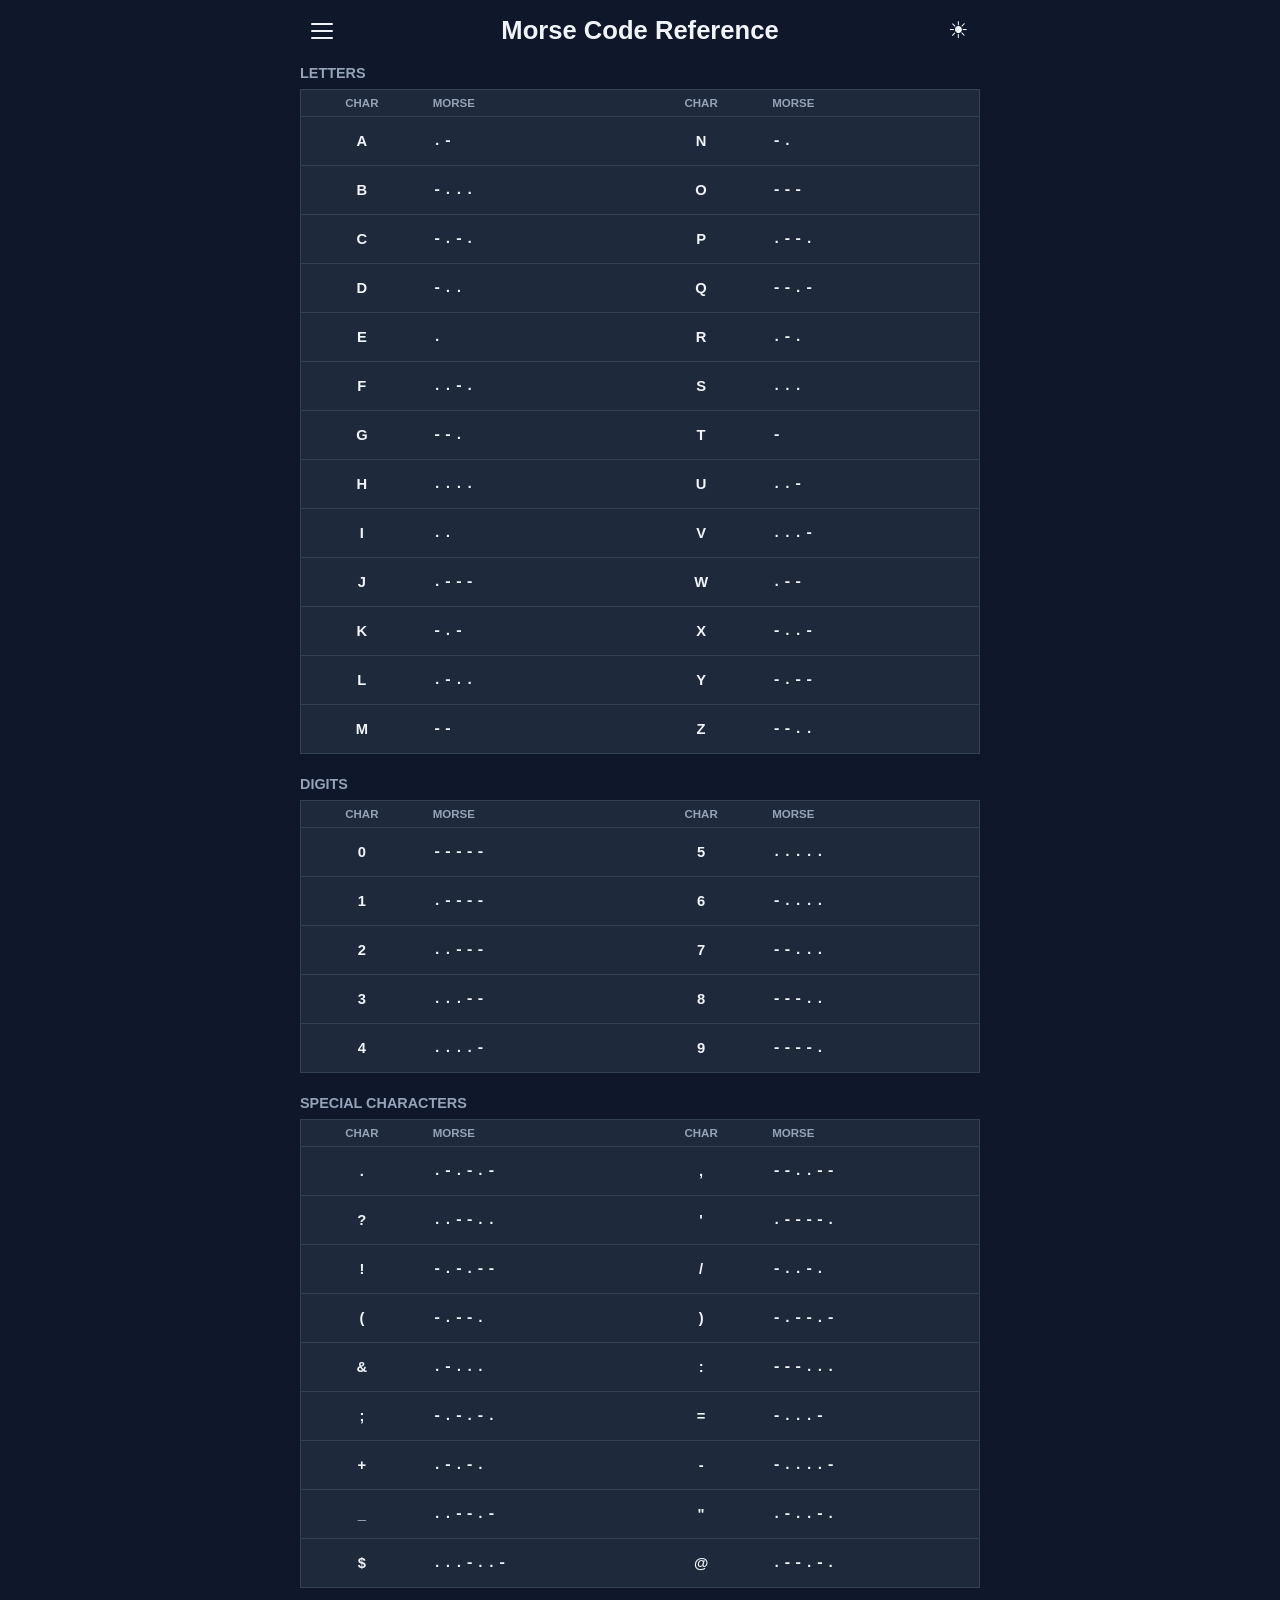
<file: public/reference.html>
<!DOCTYPE html>
<html lang="en">
<head>
<meta charset="UTF-8">
<meta name="viewport" content="width=device-width, initial-scale=1.0">
<title>Morse Code Reference</title>
<link rel="manifest" href="manifest.json">
<link rel="stylesheet" href="layout.css">
<meta name="theme-color" content="#0f172a">
<link rel="apple-touch-icon" href="icon-192.png">
<style>
  :root { --primary: #2563eb; --bg: #0f172a; --card-bg: #1e293b; --text: #f1f5f9; --muted: #94a3b8; }
  * { box-sizing: border-box; }
  body { margin: 0; min-height: 100vh; padding: 16px; background: var(--bg); color: var(--text); font-family: -apple-system, BlinkMacSystemFont, 'Segoe UI', Roboto, sans-serif; }
  .app { width: 100%; max-width: 680px; margin: 0 auto; }
  h1 { margin: 0 0 20px; text-align: center; font-size: 1.6rem; }
  .reference-section { margin-bottom: 22px; }
  h2 { margin: 0 0 8px; color: var(--muted); font-size: 0.9rem; text-transform: uppercase; }
  table { width: 100%; border-collapse: collapse; table-layout: fixed; border: 1px solid #334155; background: var(--card-bg); }
  th, td { padding: 7px 10px; border-bottom: 1px solid #334155; text-align: left; }
  th { color: var(--muted); font-size: 0.72rem; text-transform: uppercase; }
  td { font-size: 0.92rem; }
  th:nth-child(odd), td:nth-child(odd) { width: 18%; text-align: center; }
  th:nth-child(even), td:nth-child(even) { width: 32%; }
  td:nth-child(even) { font-family: 'Courier New', monospace; font-weight: 700; letter-spacing: 2px; }
  .char-sound-btn { width: 100%; min-height: 34px; border: 0; border-radius: 6px; background: transparent; color: var(--text); cursor: pointer; font: inherit; font-weight: 700; }
  .char-sound-btn:hover, .char-sound-btn:focus-visible { background: rgba(37, 99, 235, 0.22); outline: none; }
  .char-sound-btn:active { transform: scale(0.96); }
  tbody tr:last-child td { border-bottom: 0; }
  .empty { color: transparent; }
  :root[data-theme='light'] table { border-color: #cbd5e1; }
  :root[data-theme='light'] th,
  :root[data-theme='light'] td { border-color: #e2e8f0; }
  :root[data-theme='light'] .char-sound-btn:hover,
  :root[data-theme='light'] .char-sound-btn:focus-visible { background: #dbeafe; }
  @media (max-width: 420px) {
    body { padding: 10px; }
    th, td { padding: 6px; }
    td:nth-child(even) { letter-spacing: 1px; }
  }
</style>
</head>
<body>
<morse-layout page-title="Morse Code Reference" current-page="reference.html">
  <section class="reference-section">
    <h2>Letters</h2>
    <table aria-label="Morse code letters">
      <thead><tr><th>Char</th><th>Morse</th><th>Char</th><th>Morse</th></tr></thead>
      <tbody>
        <tr><td>A</td><td>.-</td><td>N</td><td>-.</td></tr>
        <tr><td>B</td><td>-...</td><td>O</td><td>---</td></tr>
        <tr><td>C</td><td>-.-.</td><td>P</td><td>.--.</td></tr>
        <tr><td>D</td><td>-..</td><td>Q</td><td>--.-</td></tr>
        <tr><td>E</td><td>.</td><td>R</td><td>.-.</td></tr>
        <tr><td>F</td><td>..-.</td><td>S</td><td>...</td></tr>
        <tr><td>G</td><td>--.</td><td>T</td><td>-</td></tr>
        <tr><td>H</td><td>....</td><td>U</td><td>..-</td></tr>
        <tr><td>I</td><td>..</td><td>V</td><td>...-</td></tr>
        <tr><td>J</td><td>.---</td><td>W</td><td>.--</td></tr>
        <tr><td>K</td><td>-.-</td><td>X</td><td>-..-</td></tr>
        <tr><td>L</td><td>.-..</td><td>Y</td><td>-.--</td></tr>
        <tr><td>M</td><td>--</td><td>Z</td><td>--..</td></tr>
      </tbody>
    </table>
  </section>

  <section class="reference-section">
    <h2>Digits</h2>
    <table aria-label="Morse code digits">
      <thead><tr><th>Char</th><th>Morse</th><th>Char</th><th>Morse</th></tr></thead>
      <tbody>
        <tr><td>0</td><td>-----</td><td>5</td><td>.....</td></tr>
        <tr><td>1</td><td>.----</td><td>6</td><td>-....</td></tr>
        <tr><td>2</td><td>..---</td><td>7</td><td>--...</td></tr>
        <tr><td>3</td><td>...--</td><td>8</td><td>---..</td></tr>
        <tr><td>4</td><td>....-</td><td>9</td><td>----.</td></tr>
      </tbody>
    </table>
  </section>

  <section class="reference-section">
    <h2>Special Characters</h2>
    <table aria-label="Morse code special characters">
      <thead><tr><th>Char</th><th>Morse</th><th>Char</th><th>Morse</th></tr></thead>
      <tbody>
        <tr><td>.</td><td>.-.-.-</td><td>,</td><td>--..--</td></tr>
        <tr><td>?</td><td>..--..</td><td>'</td><td>.----.</td></tr>
        <tr><td>!</td><td>-.-.--</td><td>/</td><td>-..-.</td></tr>
        <tr><td>(</td><td>-.--.</td><td>)</td><td>-.--.-</td></tr>
        <tr><td>&amp;</td><td>.-...</td><td>:</td><td>---...</td></tr>
        <tr><td>;</td><td>-.-.-.</td><td>=</td><td>-...-</td></tr>
        <tr><td>+</td><td>.-.-.</td><td>-</td><td>-....-</td></tr>
        <tr><td>_</td><td>..--.-</td><td>&quot;</td><td>.-..-.</td></tr>
        <tr><td>$</td><td>...-..-</td><td>@</td><td>.--.-.</td></tr>
      </tbody>
    </table>
  </section>
</morse-layout>

<script src="layout.js"></script>
<script>
const SOUND_SETTINGS_KEY = 'morse-trainer-sound-settings';
let audioCtx = null;

function getSoundSettings() {
  let savedSettings = {};
  try {
    savedSettings = JSON.parse(localStorage.getItem(SOUND_SETTINGS_KEY)) || {};
  } catch (error) {
    console.warn('Could not load sound settings:', error);
  }
  const clamp = (value, fallback, min, max) => {
    const parsedValue = Number.parseFloat(value);
    return Math.min(Math.max(Number.isFinite(parsedValue) ? parsedValue : fallback, min), max);
  };
  return { freq: clamp(savedSettings.freqInput, 600, 100, 2000), dot: clamp(savedSettings.dotInput, 100, 20, 1000) / 1000, dash: clamp(savedSettings.dashInput, 300, 20, 3000) / 1000, symbolGap: clamp(savedSettings.symbolGapInput, 100, 0, 1000) / 1000 };
}

function playTone(startTime, duration, frequency) {
  const oscillator = audioCtx.createOscillator();
  const gain = audioCtx.createGain();
  const rampTime = Math.min(0.005, duration / 4);
  oscillator.frequency.value = frequency;
  oscillator.type = 'sine';
  gain.gain.setValueAtTime(0, startTime);
  gain.gain.linearRampToValueAtTime(0.3, startTime + rampTime);
  gain.gain.setValueAtTime(0.3, startTime + duration - rampTime);
  gain.gain.linearRampToValueAtTime(0, startTime + duration);
  oscillator.connect(gain);
  gain.connect(audioCtx.destination);
  oscillator.start(startTime);
  oscillator.stop(startTime + duration);
}

function playMorseCode(code) {
  if (!audioCtx) audioCtx = new (window.AudioContext || window.webkitAudioContext)();
  if (audioCtx.state === 'suspended') audioCtx.resume();
  const settings = getSoundSettings();
  let time = audioCtx.currentTime + 0.05;
  [...code].forEach((symbol, symbolIndex, symbols) => {
    const duration = symbol === '.' ? settings.dot : settings.dash;
    playTone(time, duration, settings.freq);
    time += duration;
    if (symbolIndex < symbols.length - 1) time += settings.symbolGap;
  });
}

document.querySelectorAll('tbody tr').forEach(row => {
  [...row.cells].forEach((cell, index, cells) => {
    if (index % 2 !== 0 || !cell.textContent.trim()) return;
    const character = cell.textContent.trim();
    const code = cells[index + 1]?.textContent.trim();
    if (!code) return;
    const button = document.createElement('button');
    button.type = 'button';
    button.className = 'char-sound-btn';
    button.textContent = character;
    button.setAttribute('aria-label', `Play ${character} in Morse code: ${code}`);
    button.addEventListener('click', () => playMorseCode(code));
    cell.textContent = '';
    cell.appendChild(button);
  });
});

if ('serviceWorker' in navigator) navigator.serviceWorker.register('sw.js').catch(error => console.warn('Service worker registration failed:', error));
</script>
</body>
</html>
</file>
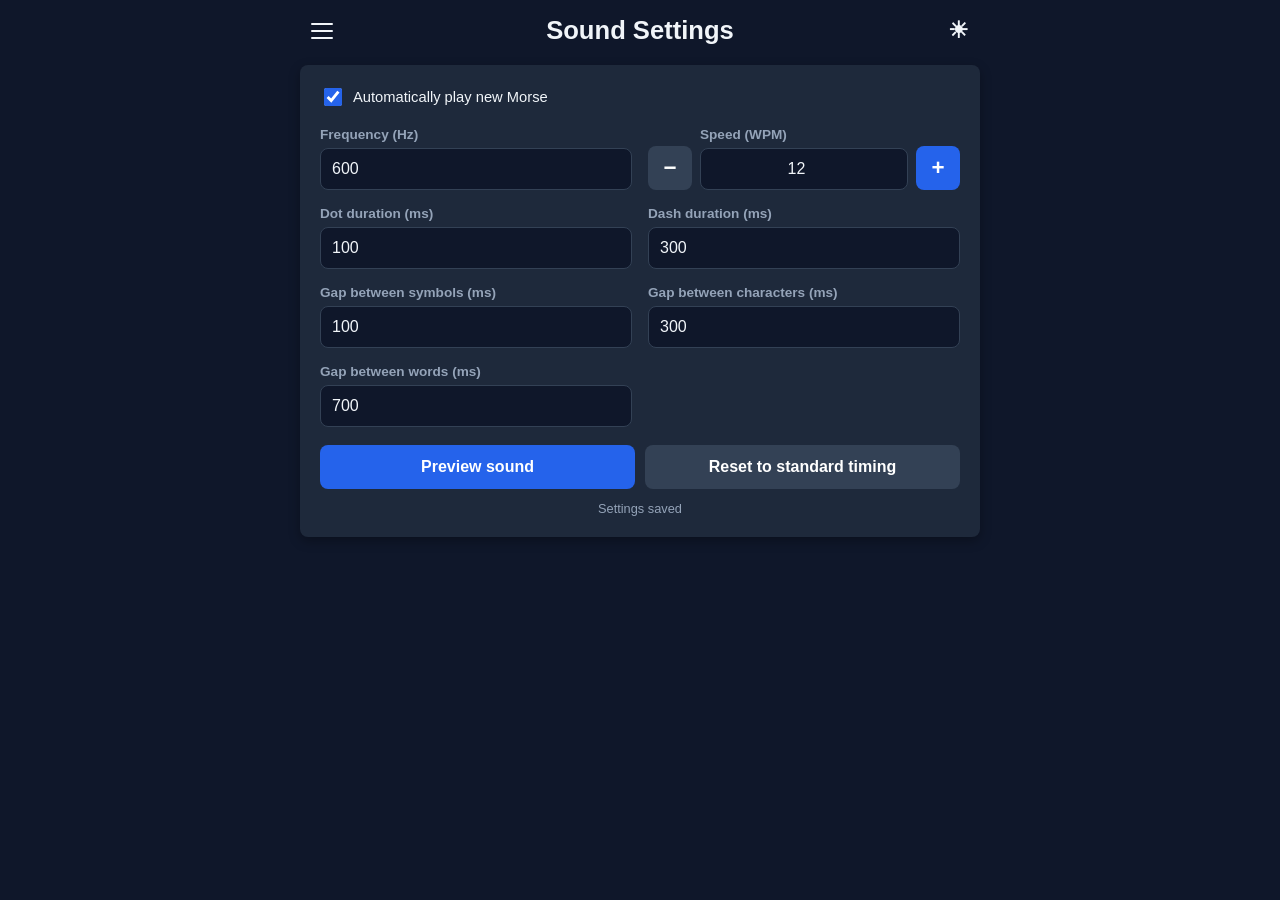
<file: public/settings.html>
<!DOCTYPE html>
<html lang="en">
<head>
<meta charset="UTF-8">
<meta name="viewport" content="width=device-width, initial-scale=1.0">
<title>Morse Sound Settings</title>
<link rel="manifest" href="manifest.json">
<link rel="stylesheet" href="layout.css">
<meta name="theme-color" content="#0f172a">
<link rel="apple-touch-icon" href="icon-192.png">
<style>
  :root { --primary: #2563eb; --primary-dark: #1d4ed8; --bg: #0f172a; --card-bg: #1e293b; --text: #f1f5f9; --muted: #94a3b8; }
  * { box-sizing: border-box; }
  body { margin: 0; padding: 16px; min-height: 100vh; background: var(--bg); color: var(--text); font-family: -apple-system, BlinkMacSystemFont, 'Segoe UI', Roboto, sans-serif; }
  .app { width: 100%; max-width: 680px; margin: 0 auto; }
  h1 { margin: 0 0 20px; padding: 0 48px; text-align: center; font-size: 1.6rem; }
  button { width: 100%; border: 0; border-radius: 8px; padding: 13px 16px; color: white; background: var(--primary); cursor: pointer; font-size: 1rem; font-weight: 600; }
  button:hover { background: var(--primary-dark); }
  .card { padding: 20px; background: var(--card-bg); border-radius: 8px; box-shadow: 0 4px 12px rgba(0,0,0,0.3); }
  .settings-grid { display: grid; grid-template-columns: repeat(2, minmax(0, 1fr)); gap: 16px; }
  label { display: block; margin-bottom: 6px; color: var(--muted); font-size: 0.85rem; font-weight: 600; }
  input[type="number"] { width: 100%; padding: 11px; border: 1px solid #334155; border-radius: 8px; background: var(--bg); color: var(--text); font-size: 1rem; }
  .timing-adjuster { display: grid; grid-template-columns: 44px minmax(0, 1fr) 44px; align-items: end; gap: 8px; }
  .timing-adjuster button { width: 44px; height: 44px; padding: 0; font-size: 1.4rem; line-height: 1; }
  .wpm-field { min-width: 0; }
  .wpm-field input { text-align: center; }
  .toggle { display: flex; align-items: center; gap: 8px; margin: 0 0 18px; color: var(--text); font-size: 0.92rem; font-weight: 400; }
  .toggle input { width: 18px; height: 18px; accent-color: var(--primary); }
  .button-row { display: grid; grid-template-columns: 1fr 1fr; gap: 10px; margin-top: 18px; }
  .secondary { background: #334155; }
  .secondary:hover { background: #475569; }
  .save-status { min-height: 1.25em; margin: 12px 0 0; color: var(--muted); text-align: center; font-size: 0.8rem; }
  @media (max-width: 480px) { .settings-grid, .button-row { grid-template-columns: 1fr; } }
</style>
</head>
<body>
<morse-layout page-title="Sound Settings" current-page="settings.html">

  <section class="card">
    <label class="toggle"><input type="checkbox" id="autoPlayToggle" checked> Automatically play new Morse</label>
    <div class="settings-grid">
      <div><label for="freqInput">Frequency (Hz)</label><input type="number" id="freqInput" min="100" max="2000" step="10" value="600"></div>
      <div class="timing-adjuster" aria-label="Morse speed">
        <button class="secondary" id="decreaseWpmBtn" type="button" aria-label="Decrease speed by 1 WPM" title="Decrease speed by 1 WPM">−</button>
        <div class="wpm-field"><label for="wpmInput">Speed (WPM)</label><input type="number" id="wpmInput" min="1" max="60" step="0.1" value="12"></div>
        <button id="increaseWpmBtn" type="button" aria-label="Increase speed by 1 WPM" title="Increase speed by 1 WPM">+</button>
      </div>
      <div><label for="dotInput">Dot duration (ms)</label><input type="number" id="dotInput" min="20" max="1000" step="1" value="100"></div>
      <div><label for="dashInput">Dash duration (ms)</label><input type="number" id="dashInput" min="20" max="3000" step="1" value="300"></div>
      <div><label for="symbolGapInput">Gap between symbols (ms)</label><input type="number" id="symbolGapInput" min="0" max="1000" step="1" value="100"></div>
      <div><label for="charGapInput">Gap between characters (ms)</label><input type="number" id="charGapInput" min="0" max="3000" step="1" value="300"></div>
      <div><label for="wordGapInput">Gap between words (ms)</label><input type="number" id="wordGapInput" min="0" max="5000" step="1" value="700"></div>
    </div>
    <div class="button-row">
      <button id="previewBtn" type="button">Preview sound</button>
      <button class="secondary" id="resetSettingsBtn" type="button">Reset to standard timing</button>
    </div>
    <p class="save-status" id="saveStatus" aria-live="polite"></p>
  </section>
</morse-layout>

<script src="layout.js"></script>
<script>
const SOUND_SETTINGS_KEY = 'morse-trainer-sound-settings';
const SETTINGS_VERSION = 2;
const DEFAULT_SETTINGS = { freqInput: 600, wpmInput: 12, dotInput: 100, dashInput: 300, symbolGapInput: 100, charGapInput: 300, wordGapInput: 700, autoPlay: true };
const autoPlayToggle = document.getElementById('autoPlayToggle');
const wpmInput = document.getElementById('wpmInput');
const saveStatus = document.getElementById('saveStatus');
const soundSettingInputs = ['freqInput', 'dotInput', 'dashInput', 'symbolGapInput', 'charGapInput', 'wordGapInput'].map(id => document.getElementById(id));
const timingInputs = soundSettingInputs.slice(1);
let audioCtx = null;

function loadSoundSettings() {
  let settings = {};
  try {
    settings = JSON.parse(localStorage.getItem(SOUND_SETTINGS_KEY)) || {};
  } catch (error) {
    console.warn('Could not load sound settings:', error);
  }
  const needsSettingsMigration = settings.settingsVersion !== SETTINGS_VERSION;
  if (needsSettingsMigration && Number(settings.freqInput) === 650) settings.freqInput = DEFAULT_SETTINGS.freqInput;
  const legacyTiming = [90, 270, 90, 270, 630];
  const hasLegacyDefaults = settings.wpmInput == null && timingInputs.every((input, index) => Number(settings[input.id]) === legacyTiming[index]);
  if (hasLegacyDefaults) {
    timingInputs.forEach(input => { settings[input.id] = DEFAULT_SETTINGS[input.id]; });
  }
  soundSettingInputs.forEach(input => { input.value = settings[input.id] ?? DEFAULT_SETTINGS[input.id]; });
  const savedDotDuration = Number.parseFloat(settings.dotInput);
  wpmInput.value = settings.wpmInput ?? (hasLegacyDefaults || !Number.isFinite(savedDotDuration) ? DEFAULT_SETTINGS.wpmInput : Math.round(12000 / savedDotDuration) / 10);
  autoPlayToggle.checked = settings.autoPlay ?? DEFAULT_SETTINGS.autoPlay;
  if (settings.wpmInput == null || needsSettingsMigration) saveSoundSettings();
}

function saveSoundSettings() {
  const settings = { settingsVersion: SETTINGS_VERSION, autoPlay: autoPlayToggle.checked, wpmInput: wpmInput.value };
  soundSettingInputs.forEach(input => { settings[input.id] = input.value; });
  try {
    localStorage.setItem(SOUND_SETTINGS_KEY, JSON.stringify(settings));
    saveStatus.textContent = 'Settings saved';
  } catch (error) {
    saveStatus.textContent = 'Settings could not be saved';
    console.warn('Could not save sound settings:', error);
  }
}

function getPreviewSettings() {
  const numberValue = (input, fallback) => Number.isFinite(Number.parseFloat(input.value)) ? Number.parseFloat(input.value) : fallback;
  return { freq: numberValue(soundSettingInputs[0], 600), dot: numberValue(soundSettingInputs[1], 100) / 1000, dash: numberValue(soundSettingInputs[2], 300) / 1000, symbolGap: numberValue(soundSettingInputs[3], 100) / 1000 };
}

function applyWpm() {
  const wpm = Number.parseFloat(wpmInput.value);
  if (!Number.isFinite(wpm) || wpm < 1 || wpm > 60) return;
  const dotDuration = 1200 / wpm;
  [1, 3, 1, 3, 7].forEach((units, index) => {
    const input = timingInputs[index];
    const min = Number.parseFloat(input.min);
    const max = Number.parseFloat(input.max);
    input.value = Math.min(max, Math.max(min, Math.round(dotDuration * units)));
  });
  saveSoundSettings();
}

function adjustWpm(change) {
  const currentWpm = Number.parseFloat(wpmInput.value);
  if (!Number.isFinite(currentWpm)) return;
  wpmInput.value = Math.min(60, Math.max(1, Math.round((currentWpm + change) * 10) / 10));
  applyWpm();
}

function playTone(startTime, duration, frequency) {
  const oscillator = audioCtx.createOscillator();
  const gain = audioCtx.createGain();
  const rampTime = Math.min(0.005, duration / 4);
  oscillator.frequency.value = frequency;
  gain.gain.setValueAtTime(0, startTime);
  gain.gain.linearRampToValueAtTime(0.3, startTime + rampTime);
  gain.gain.setValueAtTime(0.3, startTime + duration - rampTime);
  gain.gain.linearRampToValueAtTime(0, startTime + duration);
  oscillator.connect(gain);
  gain.connect(audioCtx.destination);
  oscillator.start(startTime);
  oscillator.stop(startTime + duration);
}

function previewSound() {
  if (!audioCtx) audioCtx = new (window.AudioContext || window.webkitAudioContext)();
  const settings = getPreviewSettings();
  let time = audioCtx.currentTime + 0.05;
  [settings.dot, settings.dash].forEach(duration => {
    playTone(time, duration, settings.freq);
    time += duration + settings.symbolGap;
  });
}

soundSettingInputs.forEach(input => input.addEventListener('input', saveSoundSettings));
autoPlayToggle.addEventListener('change', saveSoundSettings);
wpmInput.addEventListener('change', applyWpm);
document.getElementById('decreaseWpmBtn').addEventListener('click', () => adjustWpm(-1));
document.getElementById('increaseWpmBtn').addEventListener('click', () => adjustWpm(1));
document.getElementById('previewBtn').addEventListener('click', previewSound);
document.getElementById('resetSettingsBtn').addEventListener('click', () => {
  soundSettingInputs.forEach(input => { input.value = DEFAULT_SETTINGS[input.id]; });
  wpmInput.value = DEFAULT_SETTINGS.wpmInput;
  autoPlayToggle.checked = DEFAULT_SETTINGS.autoPlay;
  saveSoundSettings();
});
loadSoundSettings();
if ('serviceWorker' in navigator) navigator.serviceWorker.register('sw.js').catch(error => console.warn('Service worker registration failed:', error));
</script>
</body>
</html>
</file>
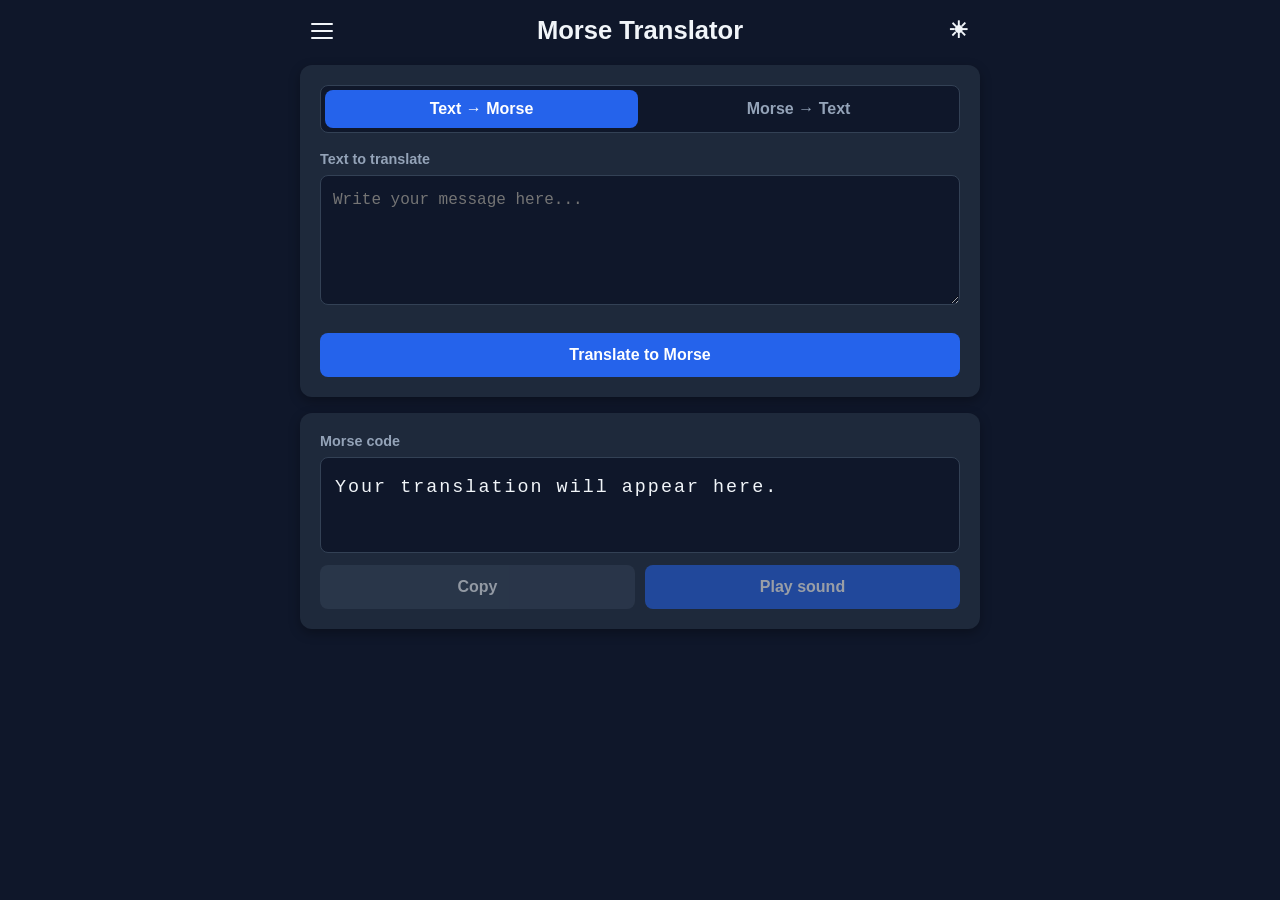
<file: public/translator.html>
<!DOCTYPE html>
<html lang="en">
<head>
<meta charset="UTF-8">
<meta name="viewport" content="width=device-width, initial-scale=1.0">
<title>Morse Translator</title>
<link rel="manifest" href="manifest.json">
<link rel="stylesheet" href="layout.css">
<meta name="theme-color" content="#0f172a">
<link rel="apple-touch-icon" href="icon-192.png">
<style>
  :root { --primary: #2563eb; --primary-dark: #1d4ed8; --bg: #0f172a; --card-bg: #1e293b; --text: #f1f5f9; --muted: #94a3b8; --warning: #fbbf24; }
  * { box-sizing: border-box; }
  body { margin: 0; padding: 16px; min-height: 100vh; background: var(--bg); color: var(--text); font-family: -apple-system, BlinkMacSystemFont, 'Segoe UI', Roboto, sans-serif; }
  .app { width: 100%; max-width: 680px; margin: 0 auto; }
  h1 { margin: 0 0 20px; text-align: center; font-size: 1.6rem; }
  .card { margin-bottom: 16px; padding: 20px; background: var(--card-bg); border-radius: 12px; box-shadow: 0 4px 12px rgba(0,0,0,0.3); }
  label { display: block; margin-bottom: 8px; color: var(--muted); font-size: 0.9rem; font-weight: 600; }
  textarea, .morse-output, input[type="number"] { border: 1px solid #334155; background: var(--bg); color: var(--text); border-radius: 8px; }
  textarea { width: 100%; min-height: 130px; padding: 12px; font: 1rem/1.5 'Courier New', monospace; resize: vertical; }
  .morse-output { min-height: 96px; padding: 14px; overflow-wrap: anywhere; white-space: pre-wrap; font: 1.15rem/1.7 'Courier New', monospace; letter-spacing: 2px; }
  .warning { min-height: 1.25em; margin-top: 8px; color: var(--warning); font-size: 0.82rem; }
  button { width: 100%; border: 0; border-radius: 8px; padding: 13px 16px; color: white; background: var(--primary); cursor: pointer; font-size: 1rem; font-weight: 600; }
  button:hover { background: var(--primary-dark); }
  button:disabled { cursor: not-allowed; opacity: 0.55; }
  .direction-switch { display: grid; grid-template-columns: 1fr 1fr; gap: 4px; margin-bottom: 18px; padding: 4px; border: 1px solid #334155; border-radius: 8px; background: var(--bg); }
  .direction-btn { padding: 10px; background: transparent; color: var(--muted); }
  .direction-btn:hover { background: rgba(148, 163, 184, 0.15); }
  .direction-btn[aria-pressed="true"] { background: var(--primary); color: white; }
  .plain-text-output { font-family: inherit; letter-spacing: 0; }
  .output-actions { display: grid; grid-template-columns: 1fr 1fr; gap: 10px; margin-top: 12px; }
  .copy-btn { background: #334155; color: var(--text); }
  .copy-btn:hover { background: #475569; }
  @media (max-width: 420px) { .morse-output { font-size: 1rem; letter-spacing: 1px; } .plain-text-output { letter-spacing: 0; } }
</style>
</head>
<body>
<morse-layout page-title="Morse Translator" current-page="translator.html">

  <section class="card">
    <div class="direction-switch" role="group" aria-label="Translation direction">
      <button class="direction-btn" id="textToMorseBtn" type="button" aria-pressed="true">Text → Morse</button>
      <button class="direction-btn" id="morseToTextBtn" type="button" aria-pressed="false">Morse → Text</button>
    </div>
    <label id="inputLabel" for="textInput">Text to translate</label>
    <textarea id="textInput" placeholder="Write your message here..." autofocus></textarea>
    <div class="warning" id="unsupportedCharacters" aria-live="polite"></div>
    <button id="translateBtn" type="button">Translate to Morse</button>
  </section>

  <section class="card">
    <label id="outputLabel">Morse code</label>
    <div class="morse-output" id="morseOutput" aria-labelledby="outputLabel" aria-live="polite">Your translation will appear here.</div>
    <div class="output-actions">
      <button class="copy-btn secondary" id="copyBtn" type="button" aria-live="polite" disabled>Copy</button>
      <button id="playBtn" type="button" disabled>Play sound</button>
    </div>
  </section>

</morse-layout>

<script src="layout.js"></script>
<script>
const MORSE = {
  'A': '.-', 'B': '-...', 'C': '-.-.', 'D': '-..', 'E': '.', 'F': '..-.', 'G': '--.', 'H': '....', 'I': '..', 'J': '.---', 'K': '-.-', 'L': '.-..', 'M': '--', 'N': '-.', 'O': '---', 'P': '.--.', 'Q': '--.-', 'R': '.-.', 'S': '...', 'T': '-', 'U': '..-', 'V': '...-', 'W': '.--', 'X': '-..-', 'Y': '-.--', 'Z': '--..',
  '0': '-----', '1': '.----', '2': '..---', '3': '...--', '4': '....-', '5': '.....', '6': '-....', '7': '--...', '8': '---..', '9': '----.', '.': '.-.-.-', ',': '--..--', '?': '..--..', "'": '.----.', '!': '-.-.--', '/': '-..-.', '(': '-.--.', ')': '-.--.-', '&': '.-...', ':': '---...', ';': '-.-.-.', '=': '-...-', '+': '.-.-.', '-': '-....-', '_': '..--.-', '"': '.-..-.', '$': '...-..-', '@': '.--.-.'
};
const REVERSE_MORSE = Object.fromEntries(Object.entries(MORSE).map(([character, code]) => [code, character]));
const SOUND_SETTINGS_KEY = 'morse-trainer-sound-settings';
const textInput = document.getElementById('textInput');
const inputLabel = document.getElementById('inputLabel');
const outputLabel = document.getElementById('outputLabel');
const morseOutput = document.getElementById('morseOutput');
const unsupportedCharacters = document.getElementById('unsupportedCharacters');
const translateBtn = document.getElementById('translateBtn');
const textToMorseBtn = document.getElementById('textToMorseBtn');
const morseToTextBtn = document.getElementById('morseToTextBtn');
const copyBtn = document.getElementById('copyBtn');
const playBtn = document.getElementById('playBtn');
let translationDirection = 'text-to-morse';
let translatedText = '';
let audioCtx = null;
let copyFeedbackTimer = null;

function getSoundSettings() {
  let savedSettings = {};
  try {
    savedSettings = JSON.parse(localStorage.getItem(SOUND_SETTINGS_KEY)) || {};
  } catch (error) { console.warn('Could not load sound settings:', error); }
  const clamp = (value, fallback, min, max) => {
    const parsedValue = Number.parseFloat(value);
    return Math.min(Math.max(Number.isFinite(parsedValue) ? parsedValue : fallback, min), max);
  };
  return { autoPlay: savedSettings.autoPlay !== false, freq: clamp(savedSettings.freqInput, 600, 100, 2000), dot: clamp(savedSettings.dotInput, 100, 20, 1000) / 1000, dash: clamp(savedSettings.dashInput, 300, 20, 3000) / 1000, symbolGap: clamp(savedSettings.symbolGapInput, 100, 0, 1000) / 1000, charGap: clamp(savedSettings.charGapInput, 300, 0, 3000) / 1000, wordGap: clamp(savedSettings.wordGapInput, 700, 0, 5000) / 1000 };
}
function finishTranslation(words, unsupported, warningLabel) {
  translatedText = words.join(' ');
  unsupportedCharacters.textContent = unsupported.length ? `${warningLabel}: ${unsupported.join(' ')}` : '';
  copyBtn.disabled = !words.length;
  playBtn.disabled = !words.length;
  if (words.length && getSoundSettings().autoPlay) playMorse(translatedText);
}

function translateToMorse() {
  const input = textInput.value.toUpperCase();
  const unsupported = [...new Set([...input].filter(character => !MORSE[character] && !/\s/.test(character)))];
  const words = input.replace(/\s+/g, ' ').trim().split(' ')
    .map(word => [...word].filter(character => MORSE[character]).join(''))
    .filter(Boolean);
  morseOutput.textContent = words.length ? words.map(word => [...word].map(character => MORSE[character]).join('   ')).join(' / ') : 'Your translation will appear here.';
  finishTranslation(words, unsupported, 'Unsupported characters ignored');
}

function translateToText() {
  const normalizedInput = textInput.value.replace(/[·•]/g, '.').replace(/[‐‑‒–—−]/g, '-').trim();
  const encodedWords = normalizedInput ? normalizedInput.split(/\s*\/\s*/) : [];
  const sequences = encodedWords.flatMap(word => word.split(/\s+/).filter(Boolean));
  const unsupported = [...new Set(sequences.filter(sequence => !REVERSE_MORSE[sequence]))];
  const words = encodedWords
    .map(word => word.split(/\s+/).filter(sequence => REVERSE_MORSE[sequence]).map(sequence => REVERSE_MORSE[sequence]).join(''))
    .filter(Boolean);
  morseOutput.textContent = words.length ? words.join(' ') : 'Your translation will appear here.';
  finishTranslation(words, unsupported, 'Unsupported Morse sequences ignored');
}

function setTranslationDirection(direction) {
  translationDirection = direction;
  const isMorseInput = direction === 'morse-to-text';
  textToMorseBtn.setAttribute('aria-pressed', String(!isMorseInput));
  morseToTextBtn.setAttribute('aria-pressed', String(isMorseInput));
  inputLabel.textContent = isMorseInput ? 'Morse code to translate' : 'Text to translate';
  outputLabel.textContent = isMorseInput ? 'Plain text' : 'Morse code';
  textInput.placeholder = isMorseInput ? 'Enter letters separated by spaces and words by /' : 'Write your message here...';
  translateBtn.textContent = isMorseInput ? 'Translate to Text' : 'Translate to Morse';
  morseOutput.classList.toggle('plain-text-output', isMorseInput);
  textInput.value = '';
  morseOutput.textContent = 'Your translation will appear here.';
  unsupportedCharacters.textContent = '';
  translatedText = '';
  copyBtn.disabled = true;
  copyBtn.textContent = 'Copy';
  playBtn.disabled = true;
  textInput.focus();
}

async function copyTranslation() {
  try {
    if (navigator.clipboard?.writeText) {
      await navigator.clipboard.writeText(morseOutput.textContent);
    } else {
      const copyArea = document.createElement('textarea');
      copyArea.value = morseOutput.textContent;
      copyArea.style.position = 'fixed';
      copyArea.style.opacity = '0';
      document.body.appendChild(copyArea);
      copyArea.select();
      document.execCommand('copy');
      copyArea.remove();
    }
    copyBtn.textContent = 'Copied';
  } catch (error) {
    copyBtn.textContent = 'Copy failed';
    console.warn('Could not copy translation:', error);
  }
  clearTimeout(copyFeedbackTimer);
  copyFeedbackTimer = setTimeout(() => { copyBtn.textContent = 'Copy'; }, 1500);
}

function playTone(startTime, duration, frequency) {
  const oscillator = audioCtx.createOscillator();
  const gain = audioCtx.createGain();
  const rampTime = Math.min(0.005, duration / 4);
  oscillator.frequency.value = frequency;
  oscillator.type = 'sine';
  gain.gain.setValueAtTime(0, startTime);
  gain.gain.linearRampToValueAtTime(0.3, startTime + rampTime);
  gain.gain.setValueAtTime(0.3, startTime + duration - rampTime);
  gain.gain.linearRampToValueAtTime(0, startTime + duration);
  oscillator.connect(gain); gain.connect(audioCtx.destination); oscillator.start(startTime); oscillator.stop(startTime + duration);
}
function playMorse(text) {
  if (!audioCtx) audioCtx = new (window.AudioContext || window.webkitAudioContext)();
  if (audioCtx.state === 'suspended') audioCtx.resume();
  const settings = getSoundSettings();
  let time = audioCtx.currentTime + 0.1;
  text.split(' ').forEach((word, wordIndex, words) => {
    const characters = [...word].filter(character => MORSE[character]);
    characters.forEach((character, characterIndex) => {
      [...MORSE[character]].forEach((symbol, symbolIndex, symbols) => {
        const duration = symbol === '.' ? settings.dot : settings.dash;
        playTone(time, duration, settings.freq); time += duration;
        if (symbolIndex < symbols.length - 1) time += settings.symbolGap;
      });
      if (characterIndex < characters.length - 1) time += settings.charGap;
    });
    if (wordIndex < words.length - 1) time += settings.wordGap;
  });
}

translateBtn.addEventListener('click', () => translationDirection === 'text-to-morse' ? translateToMorse() : translateToText());
textToMorseBtn.addEventListener('click', () => setTranslationDirection('text-to-morse'));
morseToTextBtn.addEventListener('click', () => setTranslationDirection('morse-to-text'));
copyBtn.addEventListener('click', copyTranslation);
playBtn.addEventListener('click', () => playMorse(translatedText));
if ('serviceWorker' in navigator) navigator.serviceWorker.register('sw.js').catch(error => console.warn('Service worker registration failed:', error));
</script>
</body>
</html>
</file>
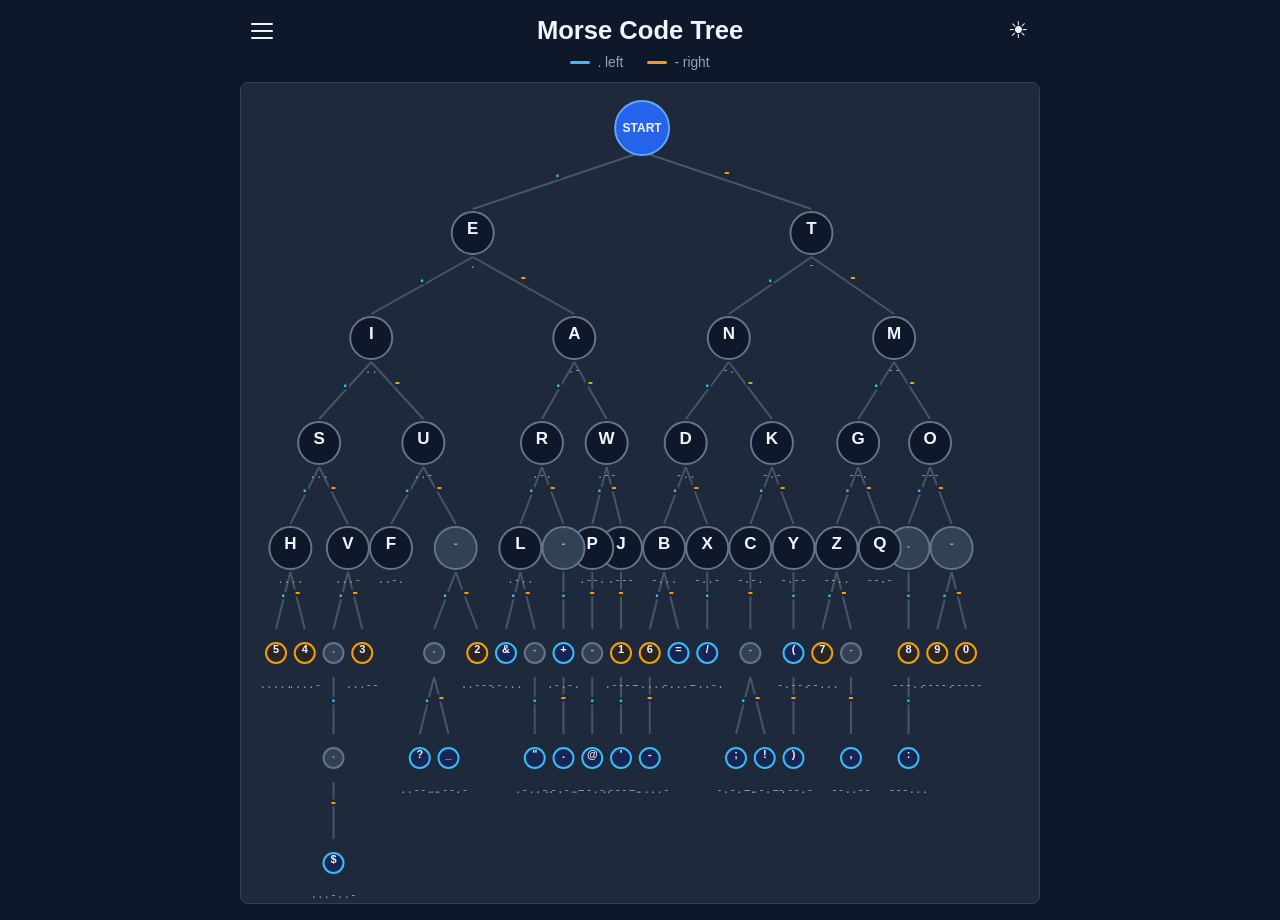
<file: public/tree.html>
<!DOCTYPE html>
<html lang="en">
<head>
<meta charset="UTF-8">
<meta name="viewport" content="width=device-width, initial-scale=1.0">
<title>Morse Code Tree</title>
<link rel="manifest" href="manifest.json">
<link rel="stylesheet" href="layout.css">
<meta name="theme-color" content="#0f172a">
<link rel="apple-touch-icon" href="icon-192.png">
<style>
  :root { --primary: #2563eb; --bg: #0f172a; --panel: #1e293b; --text: #f1f5f9; --muted: #94a3b8; --line: #475569; --dot: #38bdf8; --dash: #f59e0b; }
  * { box-sizing: border-box; }
  body { margin: 0; min-height: 100vh; padding: 16px; overflow-x: hidden; background: var(--bg); color: var(--text); font-family: -apple-system, BlinkMacSystemFont, 'Segoe UI', Roboto, sans-serif; }
  .app { width: 100%; max-width: 800px; margin: 0 auto; }
  h1 { margin: 0 0 10px; padding: 0 48px; text-align: center; font-size: 1.6rem; }
  button { border: 0; border-radius: 8px; cursor: pointer; }
  .legend { display: flex; justify-content: center; gap: 24px; margin-bottom: 12px; color: var(--muted); font-size: 0.86rem; }
  .legend span { display: flex; align-items: center; gap: 7px; }
  .legend-mark { width: 20px; height: 3px; border-radius: 3px; }
  .legend-dot { background: var(--dot); }
  .legend-dash { background: var(--dash); }
  .tree-viewport { width: 100%; overflow-x: auto; border: 1px solid #334155; border-radius: 8px; background: var(--panel); scrollbar-color: #64748b var(--bg); }
  .tree-canvas { display: block; width: 760px; height: 820px; }
  .tree-edge { stroke: var(--line); stroke-width: 2; }
  .edge-symbol { font-size: 16px; font-weight: 700; text-anchor: middle; paint-order: stroke; stroke: var(--panel); stroke-width: 5px; }
  .edge-dot { fill: var(--dot); }
  .edge-dash { fill: var(--dash); }
  .tree-node circle { fill: var(--bg); stroke: #64748b; stroke-width: 2; }
  .tree-node.node-root circle { fill: var(--primary); stroke: #60a5fa; }
  .tree-node.node-number circle { fill: #292524; stroke: var(--dash); }
  .tree-node.node-special circle { fill: #172554; stroke: var(--dot); }
  .tree-node.node-junction circle { fill: #334155; stroke: #64748b; }
  .tree-node.node-deep circle { r: 10px; }
  .node-character { fill: var(--text); font-size: 17px; font-weight: 700; text-anchor: middle; dominant-baseline: middle; }
  .node-code { fill: var(--muted); font: 11px 'Courier New', monospace; text-anchor: middle; }
  .node-root .node-character { font-size: 12px; }
  .node-junction .node-character { fill: var(--muted); font-size: 12px; }
  .node-deep .node-character { font-size: 11px; }
  @media (max-width: 480px) {
    body { padding: 10px; }
    .tree-canvas { width: 560px; }
    .node-code { display: none; }
  }
</style>
</head>
<body>
<morse-layout page-title="Morse Code Tree" current-page="tree.html">
  <div class="legend" aria-hidden="true">
    <span><i class="legend-mark legend-dot"></i> . left</span>
    <span><i class="legend-mark legend-dash"></i> - right</span>
  </div>
  <div class="tree-viewport" id="treeViewport" tabindex="0" aria-label="Scrollable Morse code tree">
    <svg class="tree-canvas" id="morseTree" viewBox="0 0 760 820" role="img" aria-label="Morse code tree with dots branching left and dashes branching right"></svg>
  </div>
</morse-layout>

<script src="layout.js"></script>
<script>
const MORSE_CHARACTERS = {
  '.-': 'A', '-...': 'B', '-.-.': 'C', '-..': 'D', '.': 'E', '..-.': 'F', '--.': 'G', '....': 'H', '..': 'I', '.---': 'J', '-.-': 'K', '.-..': 'L', '--': 'M', '-.': 'N', '---': 'O', '.--.': 'P', '--.-': 'Q', '.-.': 'R', '...': 'S', '-': 'T', '..-': 'U', '...-': 'V', '.--': 'W', '-..-': 'X', '-.--': 'Y', '--..': 'Z',
  '-----': '0', '.----': '1', '..---': '2', '...--': '3', '....-': '4', '.....': '5', '-....': '6', '--...': '7', '---..': '8', '----.': '9',
  '.-.-.-': '.', '--..--': ',', '..--..': '?', '.----.': "'", '-.-.--': '!', '-..-.': '/', '-.--.': '(', '-.--.-': ')', '.-...': '&', '---...': ':', '-.-.-.': ';', '-...-': '=', '.-.-.': '+', '-....-': '-', '..--.-': '_', '.-..-.': '"', '...-..-': '$', '.--.-.': '@'
};
const SVG_NS = 'http://www.w3.org/2000/svg';
const TREE_WIDTH = 760;
const ROOT_Y = 45;
const LEVEL_GAP = 105;
const SIDE_PADDING = 35;
const tree = document.getElementById('morseTree');
const treeViewport = document.getElementById('treeViewport');

function createSvgElement(name, attributes = {}) {
  const element = document.createElementNS(SVG_NS, name);
  Object.entries(attributes).forEach(([key, value]) => element.setAttribute(key, value));
  return element;
}

function buildTreeLayout() {
  const codes = new Set(['']);
  Object.keys(MORSE_CHARACTERS).forEach(code => {
    for (let length = 1; length <= code.length; length++) codes.add(code.slice(0, length));
  });

  const positions = new Map();
  let nextLeaf = 0;
  function positionBranch(code) {
    const children = ['.', '-'].map(symbol => code + symbol).filter(child => codes.has(child));
    if (!children.length) {
      positions.set(code, { x: nextLeaf++, y: ROOT_Y + code.length * LEVEL_GAP });
      return;
    }
    children.forEach(positionBranch);
    const x = children.reduce((sum, child) => sum + positions.get(child).x, 0) / children.length;
    positions.set(code, { x, y: ROOT_Y + code.length * LEVEL_GAP });
  }
  positionBranch('');

  const xValues = [...positions.values()].map(position => position.x);
  const minX = Math.min(...xValues);
  const maxX = Math.max(...xValues);
  const scale = (TREE_WIDTH - SIDE_PADDING * 2) / (maxX - minX || 1);
  positions.forEach(position => { position.x = SIDE_PADDING + (position.x - minX) * scale; });
  return positions;
}

function centerTreeOnRoot(rootX) {
  setTimeout(() => {
    const displayedRootX = rootX * treeViewport.scrollWidth / TREE_WIDTH;
    treeViewport.scrollLeft = displayedRootX - treeViewport.clientWidth / 2;
  }, 0);
}

function drawTree() {
  const positions = buildTreeLayout();
  const entries = [...positions.keys()].sort((first, second) => first.length - second.length || first.localeCompare(second));
  const edgeLayer = createSvgElement('g');
  const nodeLayer = createSvgElement('g');

  entries.slice(1).forEach(code => {
    const parent = positions.get(code.slice(0, -1));
    const child = positions.get(code);
    const symbol = code.at(-1);
    edgeLayer.appendChild(createSvgElement('line', { x1: parent.x, y1: parent.y + 24, x2: child.x, y2: child.y - 24, class: 'tree-edge' }));
    const label = createSvgElement('text', { x: (parent.x + child.x) / 2, y: (parent.y + child.y) / 2 - 4, class: `edge-symbol ${symbol === '.' ? 'edge-dot' : 'edge-dash'}` });
    label.textContent = symbol;
    edgeLayer.appendChild(label);
  });

  entries.forEach(code => {
    const character = code ? MORSE_CHARACTERS[code] : 'START';
    const { x, y } = positions.get(code);
    const nodeType = !code ? 'node-root' : !character ? 'node-junction' : /\d/.test(character) ? 'node-number' : /[A-Z]/.test(character) ? '' : 'node-special';
    const depthClass = code.length >= 5 ? 'node-deep' : '';
    const group = createSvgElement('g', { class: `tree-node ${nodeType} ${depthClass}`.trim(), transform: `translate(${x} ${y})` });
    group.appendChild(createSvgElement('circle', { r: code.length >= 5 ? 10 : code ? 21 : 27 }));
    const characterLabel = createSvgElement('text', { y: code ? -3 : 1, class: 'node-character' });
    characterLabel.textContent = character || code.at(-1);
    group.appendChild(characterLabel);
    if (character) {
      const codeLabel = createSvgElement('text', { y: 35, class: 'node-code' });
      codeLabel.textContent = code;
      group.appendChild(codeLabel);
    }
    nodeLayer.appendChild(group);
  });

  tree.append(edgeLayer, nodeLayer);
  const rootX = positions.get('').x;
  centerTreeOnRoot(rootX);
  window.addEventListener('resize', () => centerTreeOnRoot(rootX));
  new ResizeObserver(() => centerTreeOnRoot(rootX)).observe(treeViewport);
}

drawTree();
if ('serviceWorker' in navigator) navigator.serviceWorker.register('sw.js').catch(error => console.warn('Service worker registration failed:', error));
</script>
</body>
</html>
</file>
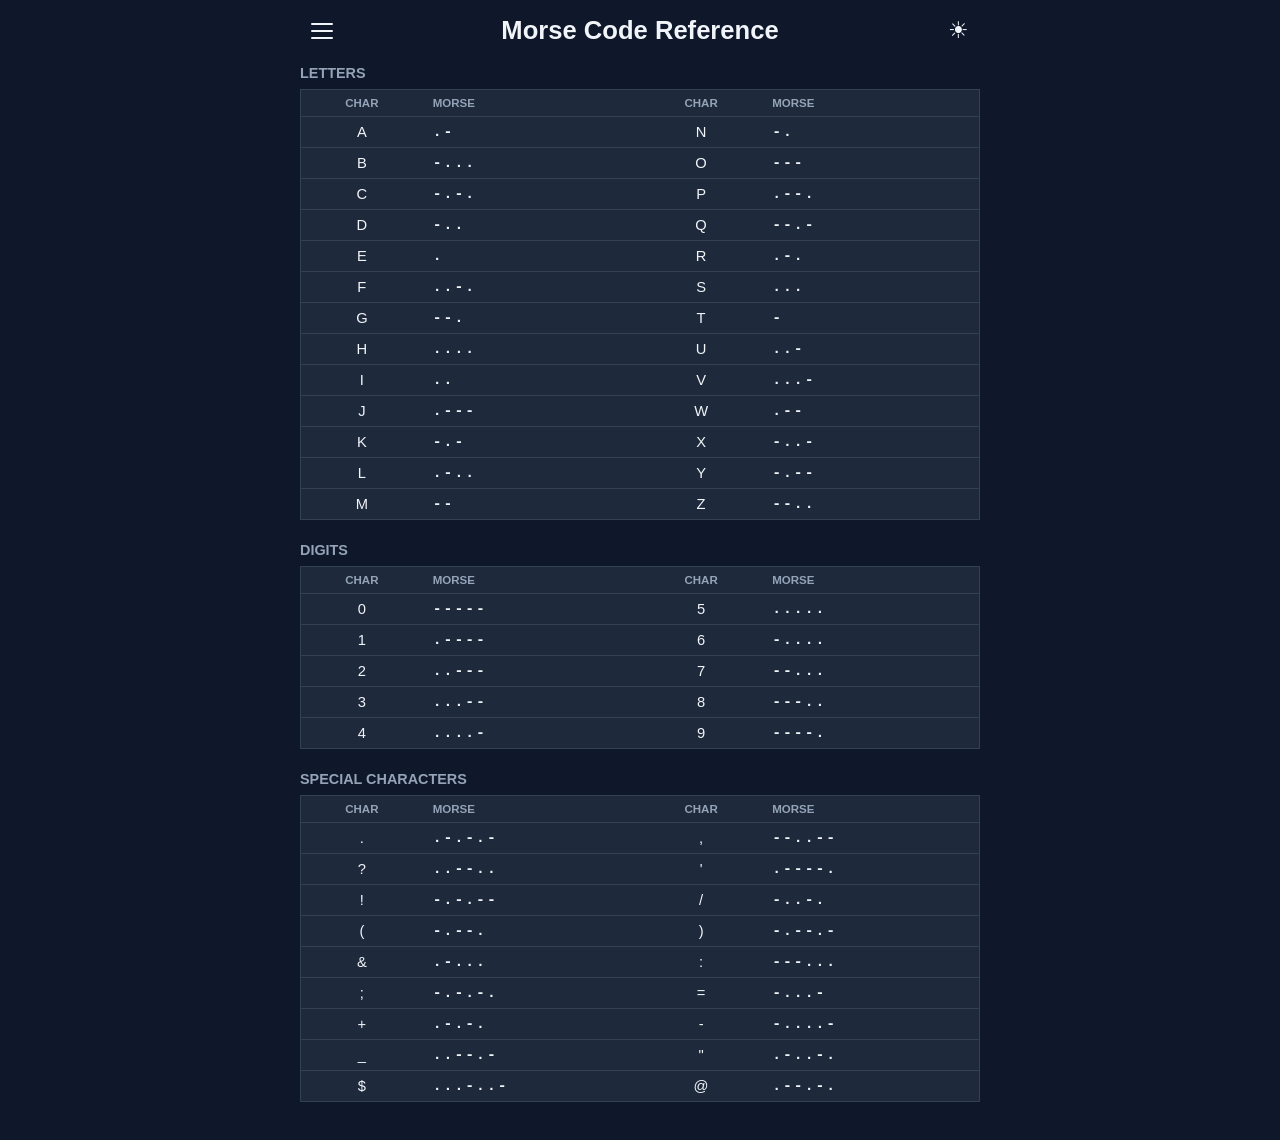
<file: client/public/reference.html>
<!DOCTYPE html>
<html lang="en">
<head>
<meta charset="UTF-8">
<meta name="viewport" content="width=device-width, initial-scale=1.0">
<title>Morse Code Reference</title>
<link rel="manifest" href="manifest.json">
<link rel="stylesheet" href="layout.css">
<meta name="theme-color" content="#0f172a">
<link rel="apple-touch-icon" href="icon-192.png">
<style>
  :root { --primary: #2563eb; --bg: #0f172a; --card-bg: #1e293b; --text: #f1f5f9; --muted: #94a3b8; }
  * { box-sizing: border-box; }
  body { margin: 0; min-height: 100vh; padding: 16px; background: var(--bg); color: var(--text); font-family: -apple-system, BlinkMacSystemFont, 'Segoe UI', Roboto, sans-serif; }
  .app { width: 100%; max-width: 680px; margin: 0 auto; }
  h1 { margin: 0 0 20px; text-align: center; font-size: 1.6rem; }
  .reference-section { margin-bottom: 22px; }
  h2 { margin: 0 0 8px; color: var(--muted); font-size: 0.9rem; text-transform: uppercase; }
  table { width: 100%; border-collapse: collapse; table-layout: fixed; border: 1px solid #334155; background: var(--card-bg); }
  th, td { padding: 7px 10px; border-bottom: 1px solid #334155; text-align: left; }
  th { color: var(--muted); font-size: 0.72rem; text-transform: uppercase; }
  td { font-size: 0.92rem; }
  th:nth-child(odd), td:nth-child(odd) { width: 18%; text-align: center; }
  th:nth-child(even), td:nth-child(even) { width: 32%; }
  td:nth-child(even) { font-family: 'Courier New', monospace; font-weight: 700; letter-spacing: 2px; }
  tbody tr:last-child td { border-bottom: 0; }
  .empty { color: transparent; }
  :root[data-theme='light'] table { border-color: #cbd5e1; }
  :root[data-theme='light'] th,
  :root[data-theme='light'] td { border-color: #e2e8f0; }
  @media (max-width: 420px) {
    body { padding: 10px; }
    th, td { padding: 6px; }
    td:nth-child(even) { letter-spacing: 1px; }
  }
</style>
</head>
<body>
<morse-layout page-title="Morse Code Reference" current-page="reference.html">
  <section class="reference-section">
    <h2>Letters</h2>
    <table aria-label="Morse code letters">
      <thead><tr><th>Char</th><th>Morse</th><th>Char</th><th>Morse</th></tr></thead>
      <tbody>
        <tr><td>A</td><td>.-</td><td>N</td><td>-.</td></tr>
        <tr><td>B</td><td>-...</td><td>O</td><td>---</td></tr>
        <tr><td>C</td><td>-.-.</td><td>P</td><td>.--.</td></tr>
        <tr><td>D</td><td>-..</td><td>Q</td><td>--.-</td></tr>
        <tr><td>E</td><td>.</td><td>R</td><td>.-.</td></tr>
        <tr><td>F</td><td>..-.</td><td>S</td><td>...</td></tr>
        <tr><td>G</td><td>--.</td><td>T</td><td>-</td></tr>
        <tr><td>H</td><td>....</td><td>U</td><td>..-</td></tr>
        <tr><td>I</td><td>..</td><td>V</td><td>...-</td></tr>
        <tr><td>J</td><td>.---</td><td>W</td><td>.--</td></tr>
        <tr><td>K</td><td>-.-</td><td>X</td><td>-..-</td></tr>
        <tr><td>L</td><td>.-..</td><td>Y</td><td>-.--</td></tr>
        <tr><td>M</td><td>--</td><td>Z</td><td>--..</td></tr>
      </tbody>
    </table>
  </section>

  <section class="reference-section">
    <h2>Digits</h2>
    <table aria-label="Morse code digits">
      <thead><tr><th>Char</th><th>Morse</th><th>Char</th><th>Morse</th></tr></thead>
      <tbody>
        <tr><td>0</td><td>-----</td><td>5</td><td>.....</td></tr>
        <tr><td>1</td><td>.----</td><td>6</td><td>-....</td></tr>
        <tr><td>2</td><td>..---</td><td>7</td><td>--...</td></tr>
        <tr><td>3</td><td>...--</td><td>8</td><td>---..</td></tr>
        <tr><td>4</td><td>....-</td><td>9</td><td>----.</td></tr>
      </tbody>
    </table>
  </section>

  <section class="reference-section">
    <h2>Special Characters</h2>
    <table aria-label="Morse code special characters">
      <thead><tr><th>Char</th><th>Morse</th><th>Char</th><th>Morse</th></tr></thead>
      <tbody>
        <tr><td>.</td><td>.-.-.-</td><td>,</td><td>--..--</td></tr>
        <tr><td>?</td><td>..--..</td><td>'</td><td>.----.</td></tr>
        <tr><td>!</td><td>-.-.--</td><td>/</td><td>-..-.</td></tr>
        <tr><td>(</td><td>-.--.</td><td>)</td><td>-.--.-</td></tr>
        <tr><td>&amp;</td><td>.-...</td><td>:</td><td>---...</td></tr>
        <tr><td>;</td><td>-.-.-.</td><td>=</td><td>-...-</td></tr>
        <tr><td>+</td><td>.-.-.</td><td>-</td><td>-....-</td></tr>
        <tr><td>_</td><td>..--.-</td><td>&quot;</td><td>.-..-.</td></tr>
        <tr><td>$</td><td>...-..-</td><td>@</td><td>.--.-.</td></tr>
      </tbody>
    </table>
  </section>
</morse-layout>

<script src="layout.js"></script>
<script>
if ('serviceWorker' in navigator) navigator.serviceWorker.register('sw.js').catch(error => console.warn('Service worker registration failed:', error));
</script>
</body>
</html>
</file>
<file: public/layout.css>
:root[data-theme='light'] {
  --primary: #1d4ed8;
  --primary-dark: #1e40af;
  --success: #15803d;
  --error: #b91c1c;
  --bg: #f8fafc;
  --card-bg: #ffffff;
  --panel: #ffffff;
  --text: #0f172a;
  --muted: #475569;
  --line: #94a3b8;
  --dot: #0369a1;
  --dash: #b45309;
  --warning: #a16207;
}
morse-layout { display: contents; }
.app-header { position: relative; }
.app-header h1 { padding-right: 48px; padding-left: 48px; }
.menu-btn,
.theme-btn {
  position: absolute;
  top: 50%;
  left: 0;
  width: 44px;
  height: 44px;
  padding: 11px;
  transform: translateY(-50%);
  border: 0;
  border-radius: 8px;
  background: transparent;
  color: var(--text);
  cursor: pointer;
}
.theme-btn {
  right: 0;
  left: auto;
  padding: 0;
  font-size: 1.45rem;
  line-height: 1;
}
.menu-btn:hover,
.theme-btn:hover { background: var(--card-bg, var(--panel)); }
.menu-btn:active,
.theme-btn:active { transform: translateY(-50%) scale(0.97); }
.menu-icon,
.menu-icon::before,
.menu-icon::after {
  display: block;
  width: 22px;
  height: 2px;
  border-radius: 2px;
  background: currentColor;
}
.menu-icon { position: relative; }
.menu-icon::before,
.menu-icon::after {
  position: absolute;
  left: 0;
  content: '';
}
.menu-icon::before { top: -7px; }
.menu-icon::after { top: 7px; }
.menu-backdrop {
  position: fixed;
  inset: 0;
  z-index: 20;
  width: 100%;
  height: 100%;
  padding: 0;
  border: 0;
  border-radius: 0;
  background: rgba(2, 6, 23, 0.68);
  opacity: 0;
  pointer-events: none;
  transition: opacity 0.2s;
}
.side-menu {
  position: fixed;
  inset: 0 auto 0 0;
  z-index: 21;
  width: min(82vw, 280px);
  padding: 24px 16px;
  background: var(--card-bg, var(--panel));
  box-shadow: 8px 0 24px rgba(0, 0, 0, 0.35);
  transform: translateX(-105%);
  visibility: hidden;
  transition: transform 0.22s ease, visibility 0s 0.22s;
}
.menu-open .menu-backdrop { opacity: 1; pointer-events: auto; }
.menu-open .side-menu { transform: translateX(0); visibility: visible; transition-delay: 0s; }
.side-menu-title {
  margin: 0 8px 22px;
  color: var(--muted);
  font-size: 0.78rem;
  text-transform: uppercase;
}
.side-menu a {
  display: block;
  padding: 12px;
  border-radius: 8px;
  color: var(--text);
  font-weight: 600;
  text-decoration: none;
}
.side-menu a:hover { background: #334155; }
.side-menu a[aria-current='page'] { background: rgba(37, 99, 235, 0.2); color: #93c5fd; }

:root[data-theme='light'] .menu-backdrop { background: rgba(15, 23, 42, 0.45); }
:root[data-theme='light'] .side-menu { box-shadow: 8px 0 24px rgba(15, 23, 42, 0.18); }
:root[data-theme='light'] .side-menu a:hover,
:root[data-theme='light'] .eye-btn:hover { background: #e2e8f0; }
:root[data-theme='light'] .side-menu a[aria-current='page'] { background: #dbeafe; color: #1d4ed8; }
:root[data-theme='light'] .card { box-shadow: 0 4px 12px rgba(15, 23, 42, 0.12); }
:root[data-theme='light'] input[type='number'],
:root[data-theme='light'] textarea,
:root[data-theme='light'] .answer-input,
:root[data-theme='light'] .morse-output,
:root[data-theme='light'] .morse-display {
  border-color: #cbd5e1;
  background: #ffffff;
}
:root[data-theme='light'] .btn-secondary,
:root[data-theme='light'] .secondary { background: #e2e8f0; color: var(--text); }
:root[data-theme='light'] .btn-secondary:hover,
:root[data-theme='light'] .secondary:hover { background: #cbd5e1; }
:root[data-theme='light'] .tree-viewport { border-color: #cbd5e1; scrollbar-color: #94a3b8 var(--bg); }
:root[data-theme='light'] .tree-node circle { stroke: #64748b; }
:root[data-theme='light'] .tree-node.node-root circle { stroke: #2563eb; }
:root[data-theme='light'] .tree-node.node-number circle { fill: #fff7ed; }
:root[data-theme='light'] .tree-node.node-special circle { fill: #eff6ff; }
:root[data-theme='light'] .tree-node.node-junction circle { fill: #e2e8f0; stroke: #94a3b8; }
</file>
<file: client/public/layout.css>
:root[data-theme='light'] {
  --primary: #1d4ed8;
  --primary-dark: #1e40af;
  --success: #15803d;
  --error: #b91c1c;
  --bg: #f8fafc;
  --card-bg: #ffffff;
  --panel: #ffffff;
  --text: #0f172a;
  --muted: #475569;
  --line: #94a3b8;
  --dot: #0369a1;
  --dash: #b45309;
  --warning: #a16207;
}
morse-layout { display: contents; }
.app-header { position: relative; }
.app-header h1 { padding-right: 48px; padding-left: 48px; }
.menu-btn,
.theme-btn {
  position: absolute;
  top: 50%;
  left: 0;
  width: 44px;
  height: 44px;
  padding: 11px;
  transform: translateY(-50%);
  border: 0;
  border-radius: 8px;
  background: transparent;
  color: var(--text);
  cursor: pointer;
}
.theme-btn {
  right: 0;
  left: auto;
  padding: 0;
  font-size: 1.45rem;
  line-height: 1;
}
.menu-btn:hover,
.theme-btn:hover { background: var(--card-bg, var(--panel)); }
.menu-btn:active,
.theme-btn:active { transform: translateY(-50%) scale(0.97); }
.menu-icon,
.menu-icon::before,
.menu-icon::after {
  display: block;
  width: 22px;
  height: 2px;
  border-radius: 2px;
  background: currentColor;
}
.menu-icon { position: relative; }
.menu-icon::before,
.menu-icon::after {
  position: absolute;
  left: 0;
  content: '';
}
.menu-icon::before { top: -7px; }
.menu-icon::after { top: 7px; }
.menu-backdrop {
  position: fixed;
  inset: 0;
  z-index: 20;
  width: 100%;
  height: 100%;
  padding: 0;
  border: 0;
  border-radius: 0;
  background: rgba(2, 6, 23, 0.68);
  opacity: 0;
  pointer-events: none;
  transition: opacity 0.2s;
}
.side-menu {
  position: fixed;
  inset: 0 auto 0 0;
  z-index: 21;
  width: min(82vw, 280px);
  padding: 24px 16px;
  background: var(--card-bg, var(--panel));
  box-shadow: 8px 0 24px rgba(0, 0, 0, 0.35);
  transform: translateX(-105%);
  visibility: hidden;
  transition: transform 0.22s ease, visibility 0s 0.22s;
}
.menu-open .menu-backdrop { opacity: 1; pointer-events: auto; }
.menu-open .side-menu { transform: translateX(0); visibility: visible; transition-delay: 0s; }
.side-menu-title {
  margin: 0 8px 22px;
  color: var(--muted);
  font-size: 0.78rem;
  text-transform: uppercase;
}
.side-menu a {
  display: block;
  padding: 12px;
  border-radius: 8px;
  color: var(--text);
  font-weight: 600;
  text-decoration: none;
}
.side-menu a:hover { background: #334155; }
.side-menu a[aria-current='page'] { background: rgba(37, 99, 235, 0.2); color: #93c5fd; }

:root[data-theme='light'] .menu-backdrop { background: rgba(15, 23, 42, 0.45); }
:root[data-theme='light'] .side-menu { box-shadow: 8px 0 24px rgba(15, 23, 42, 0.18); }
:root[data-theme='light'] .side-menu a:hover,
:root[data-theme='light'] .eye-btn:hover { background: #e2e8f0; }
:root[data-theme='light'] .side-menu a[aria-current='page'] { background: #dbeafe; color: #1d4ed8; }
:root[data-theme='light'] .card { box-shadow: 0 4px 12px rgba(15, 23, 42, 0.12); }
:root[data-theme='light'] input[type='number'],
:root[data-theme='light'] textarea,
:root[data-theme='light'] .answer-input,
:root[data-theme='light'] .morse-output,
:root[data-theme='light'] .morse-display {
  border-color: #cbd5e1;
  background: #ffffff;
}
:root[data-theme='light'] .btn-secondary,
:root[data-theme='light'] .secondary { background: #e2e8f0; color: var(--text); }
:root[data-theme='light'] .btn-secondary:hover,
:root[data-theme='light'] .secondary:hover { background: #cbd5e1; }
:root[data-theme='light'] .tree-viewport { border-color: #cbd5e1; scrollbar-color: #94a3b8 var(--bg); }
:root[data-theme='light'] .tree-node circle { stroke: #64748b; }
:root[data-theme='light'] .tree-node.node-root circle { stroke: #2563eb; }
:root[data-theme='light'] .tree-node.node-number circle { fill: #fff7ed; }
:root[data-theme='light'] .tree-node.node-special circle { fill: #eff6ff; }
:root[data-theme='light'] .tree-node.node-junction circle { fill: #e2e8f0; stroke: #94a3b8; }
</file>
